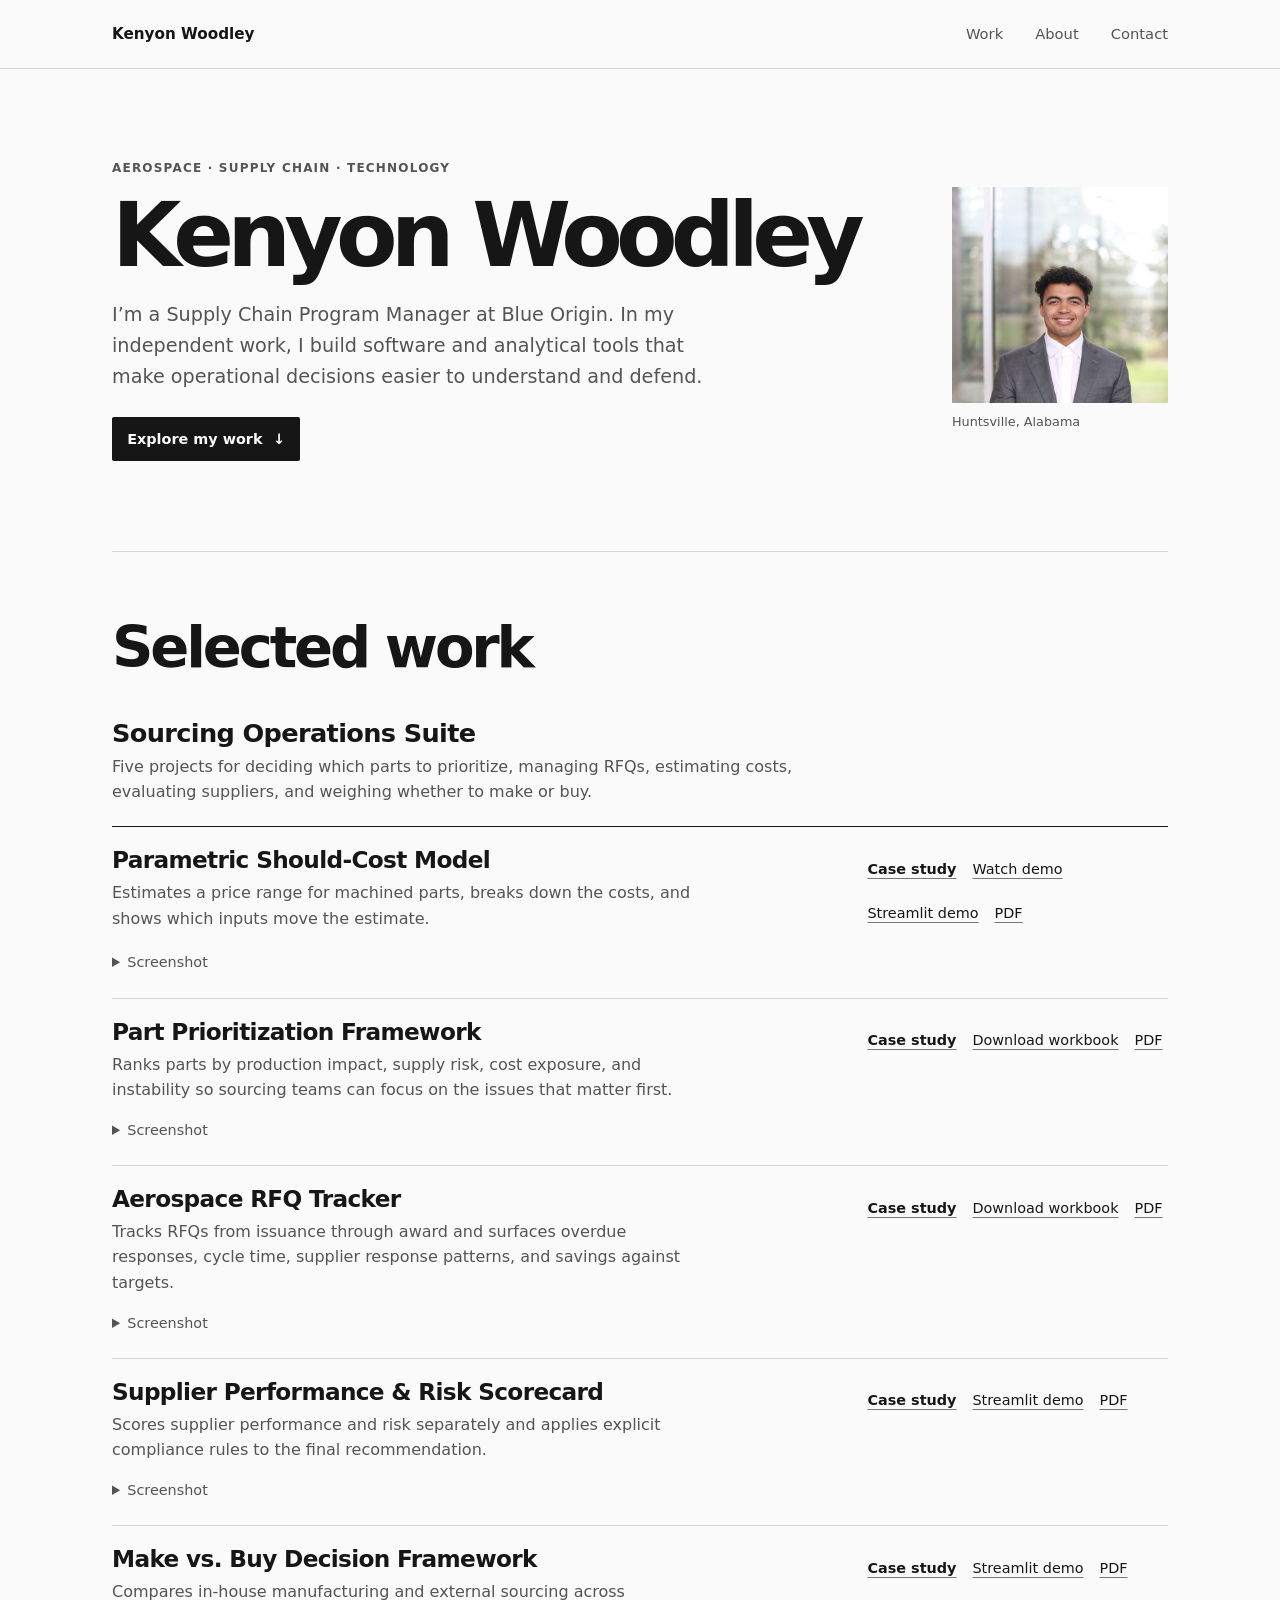
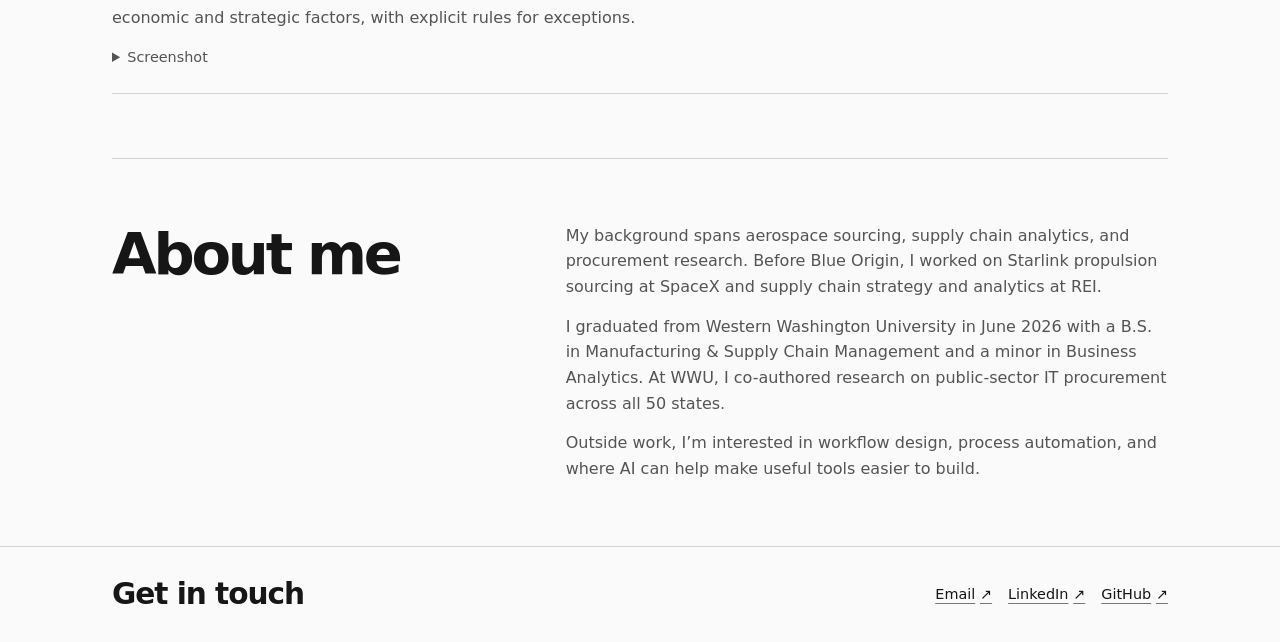
<file: index.html>
<!doctype html>
<html lang="en">
<head>
  <meta charset="utf-8">
  <meta name="viewport" content="width=device-width, initial-scale=1">
  <meta name="theme-color" content="#fafafa">
  <meta name="description" content="Kenyon Woodley, aerospace supply chain program manager and builder of independent tools for sourcing, analytics, and operations.">
  <title>Kenyon Woodley | Aerospace, Supply Chain &amp; Technology</title>
  <link rel="stylesheet" href="assets/site-theme.css">
  <link rel="stylesheet" href="assets/home.css">
</head>
<body id="top">
  <a class="skip-link" href="#main">Skip to content</a>
  <header class="site-header">
    <div class="shell header-inner">
      <a class="wordmark" href="#top" aria-label="Kenyon Woodley, home">
        Kenyon Woodley
      </a>
      <nav aria-label="Main navigation">
        <a href="#work">Work</a>
        <a href="#about">About</a>
        <a href="#contact">Contact</a>
      </nav>
    </div>
  </header>

  <main id="main" class="shell" tabindex="-1">
    <section class="hero" aria-labelledby="name">
      <div class="hero-copy">
        <p class="eyebrow">Aerospace · Supply Chain · Technology</p>
        <h1 id="name">Kenyon Woodley</h1>
        <p class="intro">I’m a Supply Chain Program Manager at Blue Origin. In my independent work, I build software and analytical tools that make operational decisions easier to understand and defend.</p>
        <a class="button" href="#work">Explore my work <span aria-hidden="true">↓</span></a>
      </div>
      <figure class="portrait">
        <img src="assets/headshot.jpg" width="600" height="600" alt="Kenyon Woodley">
        <figcaption>Huntsville, Alabama</figcaption>
      </figure>
    </section>

    <section id="work" class="work section" aria-labelledby="work-title">
      <h2 id="work-title">Selected work</h2>

      <section class="collection" aria-labelledby="suite-title">
        <div class="collection-intro">
          <h3 id="suite-title">Sourcing Operations Suite</h3>
          <p>Five projects for deciding which parts to prioritize, managing RFQs, estimating costs, evaluating suppliers, and weighing whether to make or buy.</p>
        </div>

        <article class="project" aria-labelledby="should-cost-title">
          <div class="project-copy">
            <h4 id="should-cost-title">Parametric Should-Cost Model</h4>
            <p>Estimates a price range for machined parts, breaks down the costs, and shows which inputs move the estimate.</p>
          </div>
          <div class="project-links" role="group" aria-labelledby="should-cost-title">
            <a href="case-studies/should-cost.html" aria-label="Case study for the Should-Cost Model">Case study</a>
            <a href="https://www.loom.com/share/4c30fa0c907b4ec09fbb3cc50c390ab8">Watch demo</a>
            <a href="https://kenyon-should-cost.streamlit.app/" aria-label="Streamlit demo for the Should-Cost Model">Streamlit demo</a>
            <a href="pdfs/Should_Cost_Case_Study.pdf" aria-label="PDF case study for the Should-Cost Model">PDF</a>
          </div>
          <details class="project-preview" name="suite-screenshots">
            <summary aria-label="Screenshot for Parametric Should-Cost Model">Screenshot</summary>
            <img src="assets/tool-should-cost.jpg" width="1000" height="625" alt="Should-Cost Model showing low, mid, and high price estimates and a cost breakdown" loading="lazy">
          </details>
        </article>

        <article class="project" aria-labelledby="part-title">
          <div class="project-copy">
            <h4 id="part-title">Part Prioritization Framework</h4>
            <p>Ranks parts by production impact, supply risk, cost exposure, and instability so sourcing teams can focus on the issues that matter first.</p>
          </div>
          <div class="project-links" role="group" aria-labelledby="part-title">
            <a href="case-studies/part-prioritization.html" aria-label="Case study for the Part Prioritization Framework">Case study</a>
            <a href="tools/Part_Prioritization_Tool.xlsx" aria-label="Download workbook for the Part Prioritization Framework" download>Download workbook</a>
            <a href="pdfs/Part_Prioritization_Case_Study.pdf" aria-label="PDF case study for the Part Prioritization Framework">PDF</a>
          </div>
          <details class="project-preview" name="suite-screenshots">
            <summary aria-label="Screenshot for Part Prioritization Framework">Screenshot</summary>
            <img src="assets/tool-part-prioritization.jpg" width="1000" height="625" alt="Ranked parts with priority tiers and weighted risk scores" loading="lazy">
          </details>
        </article>

        <article class="project" aria-labelledby="rfq-title">
          <div class="project-copy">
            <h4 id="rfq-title">Aerospace RFQ Tracker</h4>
            <p>Tracks RFQs from issuance through award and surfaces overdue responses, cycle time, supplier response patterns, and savings against targets.</p>
          </div>
          <div class="project-links" role="group" aria-labelledby="rfq-title">
            <a href="case-studies/rfq-tracker.html" aria-label="Case study for the Aerospace RFQ Tracker">Case study</a>
            <a href="tools/RFQ_Tracker.xlsx" aria-label="Download workbook for the Aerospace RFQ Tracker" download>Download workbook</a>
            <a href="pdfs/RFQ_Tracker_Case_Study.pdf" aria-label="PDF case study for the Aerospace RFQ Tracker">PDF</a>
          </div>
          <details class="project-preview" name="suite-screenshots">
            <summary aria-label="Screenshot for Aerospace RFQ Tracker">Screenshot</summary>
            <img src="assets/tool-rfq-tracker.jpg" width="1000" height="625" alt="RFQ tracking workbook with status and performance summaries" loading="lazy">
          </details>
        </article>

        <article class="project" aria-labelledby="supplier-title">
          <div class="project-copy">
            <h4 id="supplier-title">Supplier Performance &amp; Risk Scorecard</h4>
            <p>Scores supplier performance and risk separately and applies explicit compliance rules to the final recommendation.</p>
          </div>
          <div class="project-links" role="group" aria-labelledby="supplier-title">
            <a href="case-studies/supplier-scorecard.html" aria-label="Case study for the Supplier Performance and Risk Scorecard">Case study</a>
            <a href="https://kenyon-supplier-scorecard.streamlit.app/" aria-label="Streamlit demo for the Supplier Performance and Risk Scorecard">Streamlit demo</a>
            <a href="pdfs/Supplier_Scorecard_Case_Study.pdf" aria-label="PDF case study for the Supplier Performance and Risk Scorecard">PDF</a>
          </div>
          <details class="project-preview" name="suite-screenshots">
            <summary aria-label="Screenshot for Supplier Performance &amp; Risk Scorecard">Screenshot</summary>
            <img src="assets/tool-scorecard.jpg" width="1000" height="625" alt="Supplier scorecard with performance and risk indicators" loading="lazy">
          </details>
        </article>

        <article class="project" aria-labelledby="make-buy-title">
          <div class="project-copy">
            <h4 id="make-buy-title">Make vs. Buy Decision Framework</h4>
            <p>Compares in-house manufacturing and external sourcing across economic and strategic factors, with explicit rules for exceptions.</p>
          </div>
          <div class="project-links" role="group" aria-labelledby="make-buy-title">
            <a href="case-studies/make-vs-buy.html" aria-label="Case study for the Make vs. Buy Decision Framework">Case study</a>
            <a href="https://kenyon-make-vs-buy.streamlit.app/" aria-label="Streamlit demo for the Make vs. Buy Decision Framework">Streamlit demo</a>
            <a href="pdfs/Make_vs_Buy_Case_Study.pdf" aria-label="PDF case study for the Make vs. Buy Decision Framework">PDF</a>
          </div>
          <details class="project-preview" name="suite-screenshots">
            <summary aria-label="Screenshot for Make vs. Buy Decision Framework">Screenshot</summary>
            <img src="assets/tool-make-vs-buy.jpg" width="1000" height="625" alt="Make-versus-buy quadrant plotting economic and strategic scores" loading="lazy">
          </details>
        </article>
      </section>
    </section>

    <section id="about" class="about section" aria-labelledby="about-title">
      <h2 id="about-title">About me</h2>
      <div>
        <p>My background spans aerospace sourcing, supply chain analytics, and procurement research. Before Blue Origin, I worked on Starlink propulsion sourcing at SpaceX and supply chain strategy and analytics at REI.</p>
        <p>I graduated from Western Washington University in June 2026 with a B.S. in Manufacturing &amp; Supply Chain Management and a minor in Business Analytics. At WWU, I co-authored research on public-sector IT procurement across all 50 states.</p>
        <p>Outside work, I’m interested in workflow design, process automation, and where AI can help make useful tools easier to build.</p>
      </div>
    </section>
  </main>

  <footer id="contact" class="site-footer">
    <div class="shell footer-inner">
      <h2>Get in touch</h2>
      <ul class="contact-links">
        <li><a href="mailto:woodleykenyon@gmail.com">Email <span aria-hidden="true">↗</span></a></li>
        <li><a href="https://www.linkedin.com/in/kenyonwoodley/">LinkedIn <span aria-hidden="true">↗</span></a></li>
        <li><a href="https://github.com/woodleykenyon-del">GitHub <span aria-hidden="true">↗</span></a></li>
      </ul>
    </div>
  </footer>
</body>
</html>
</file>
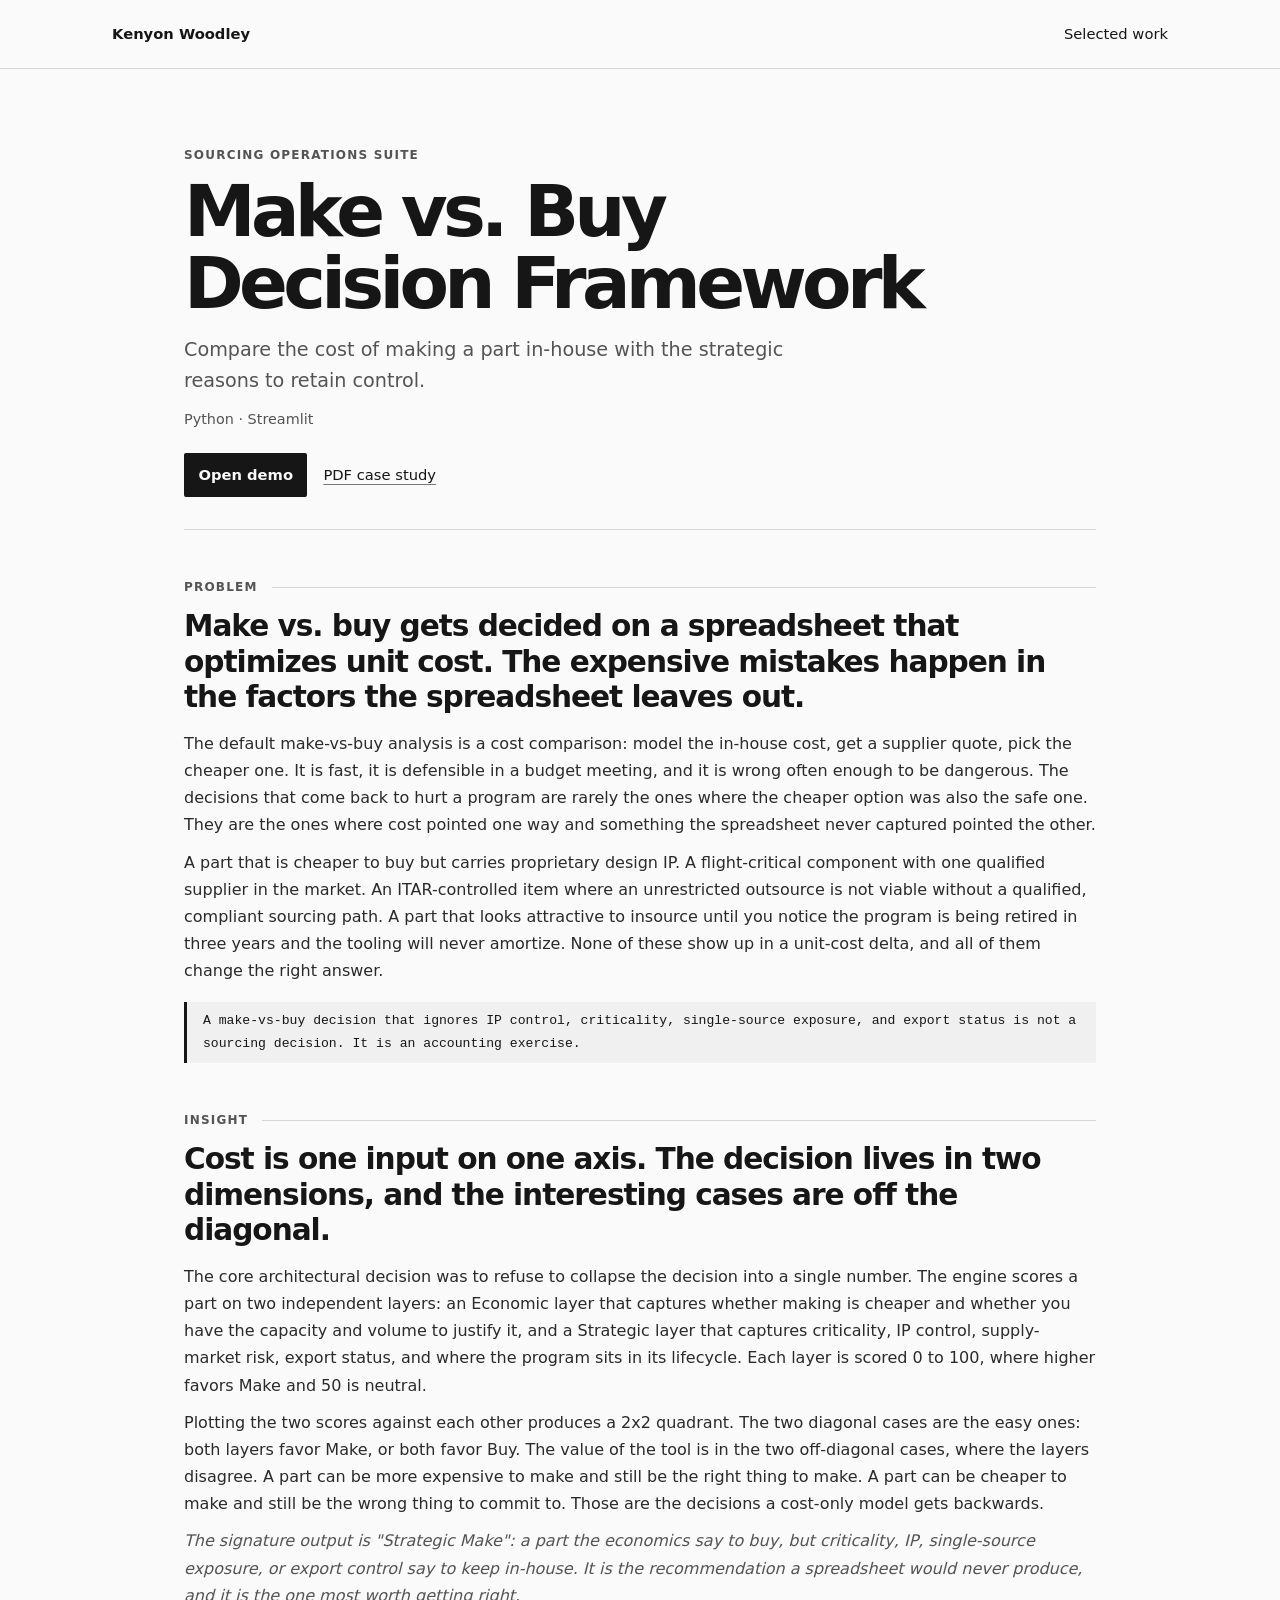
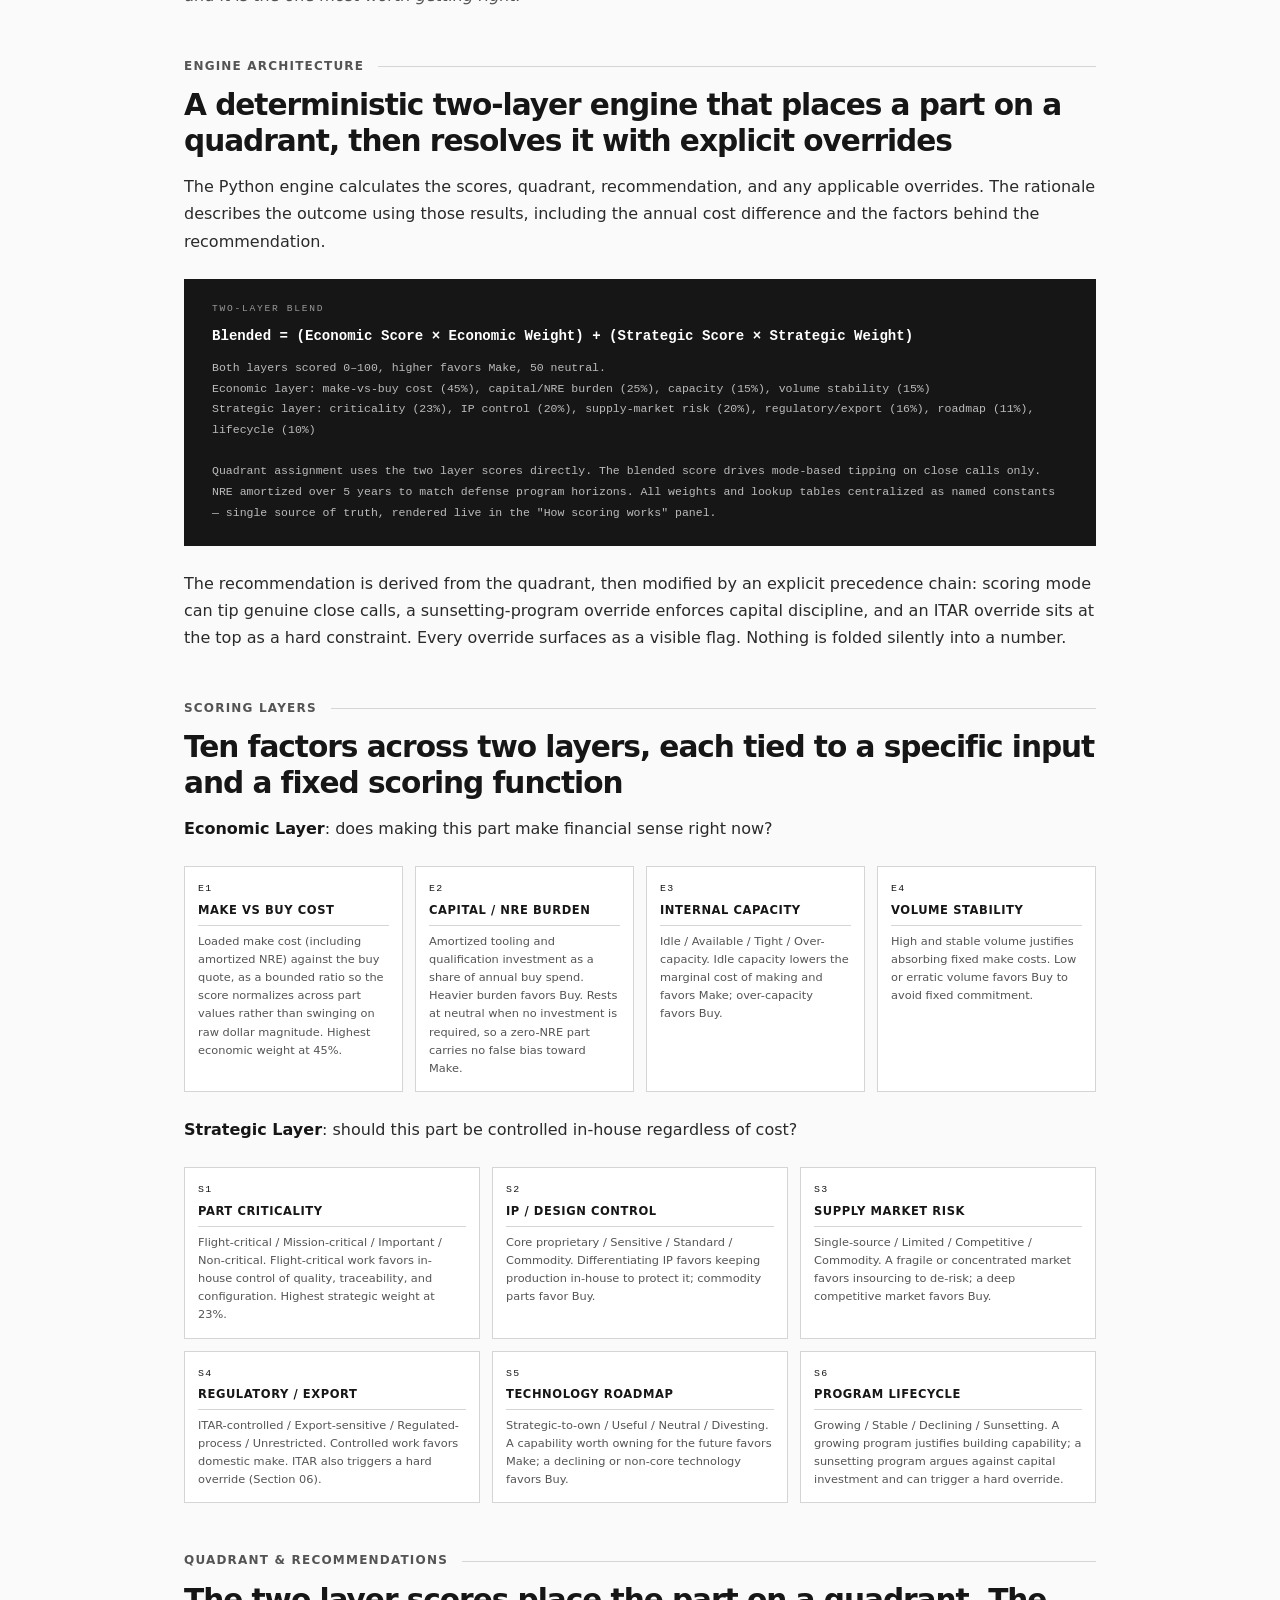
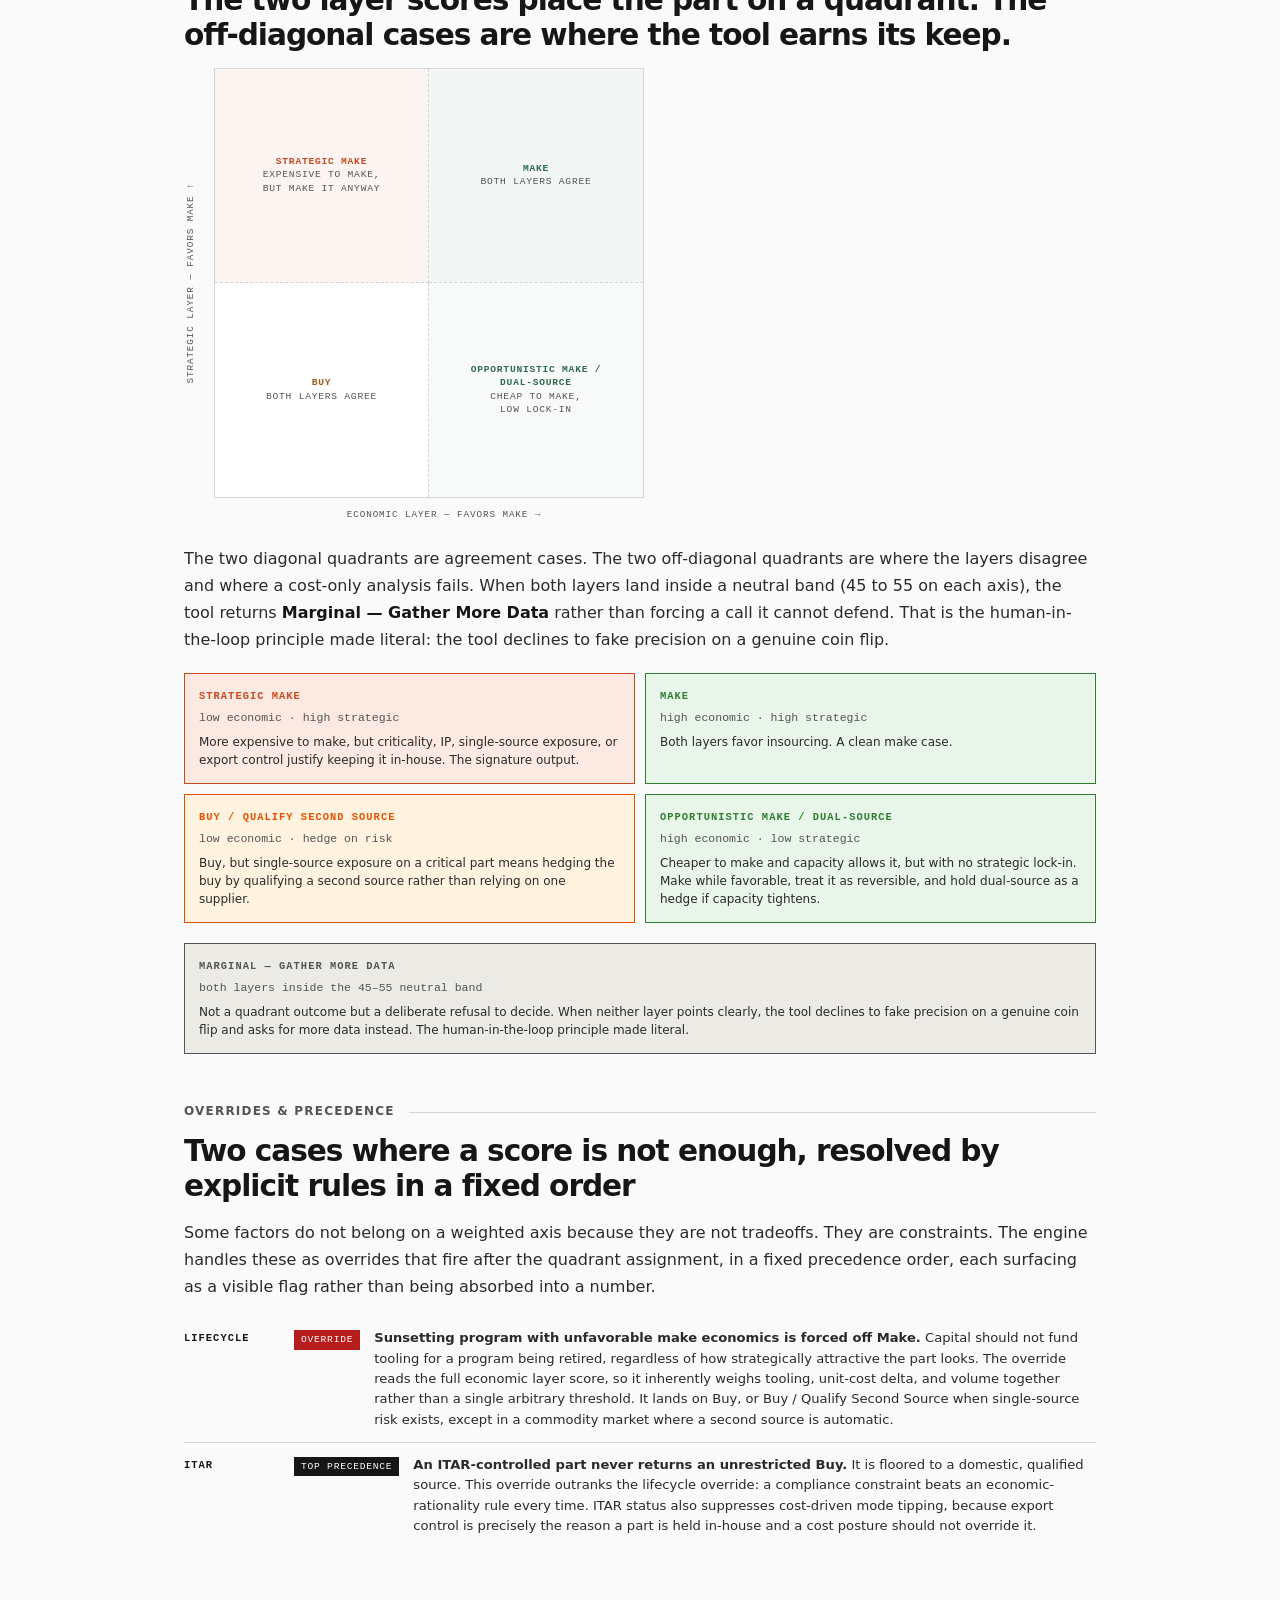
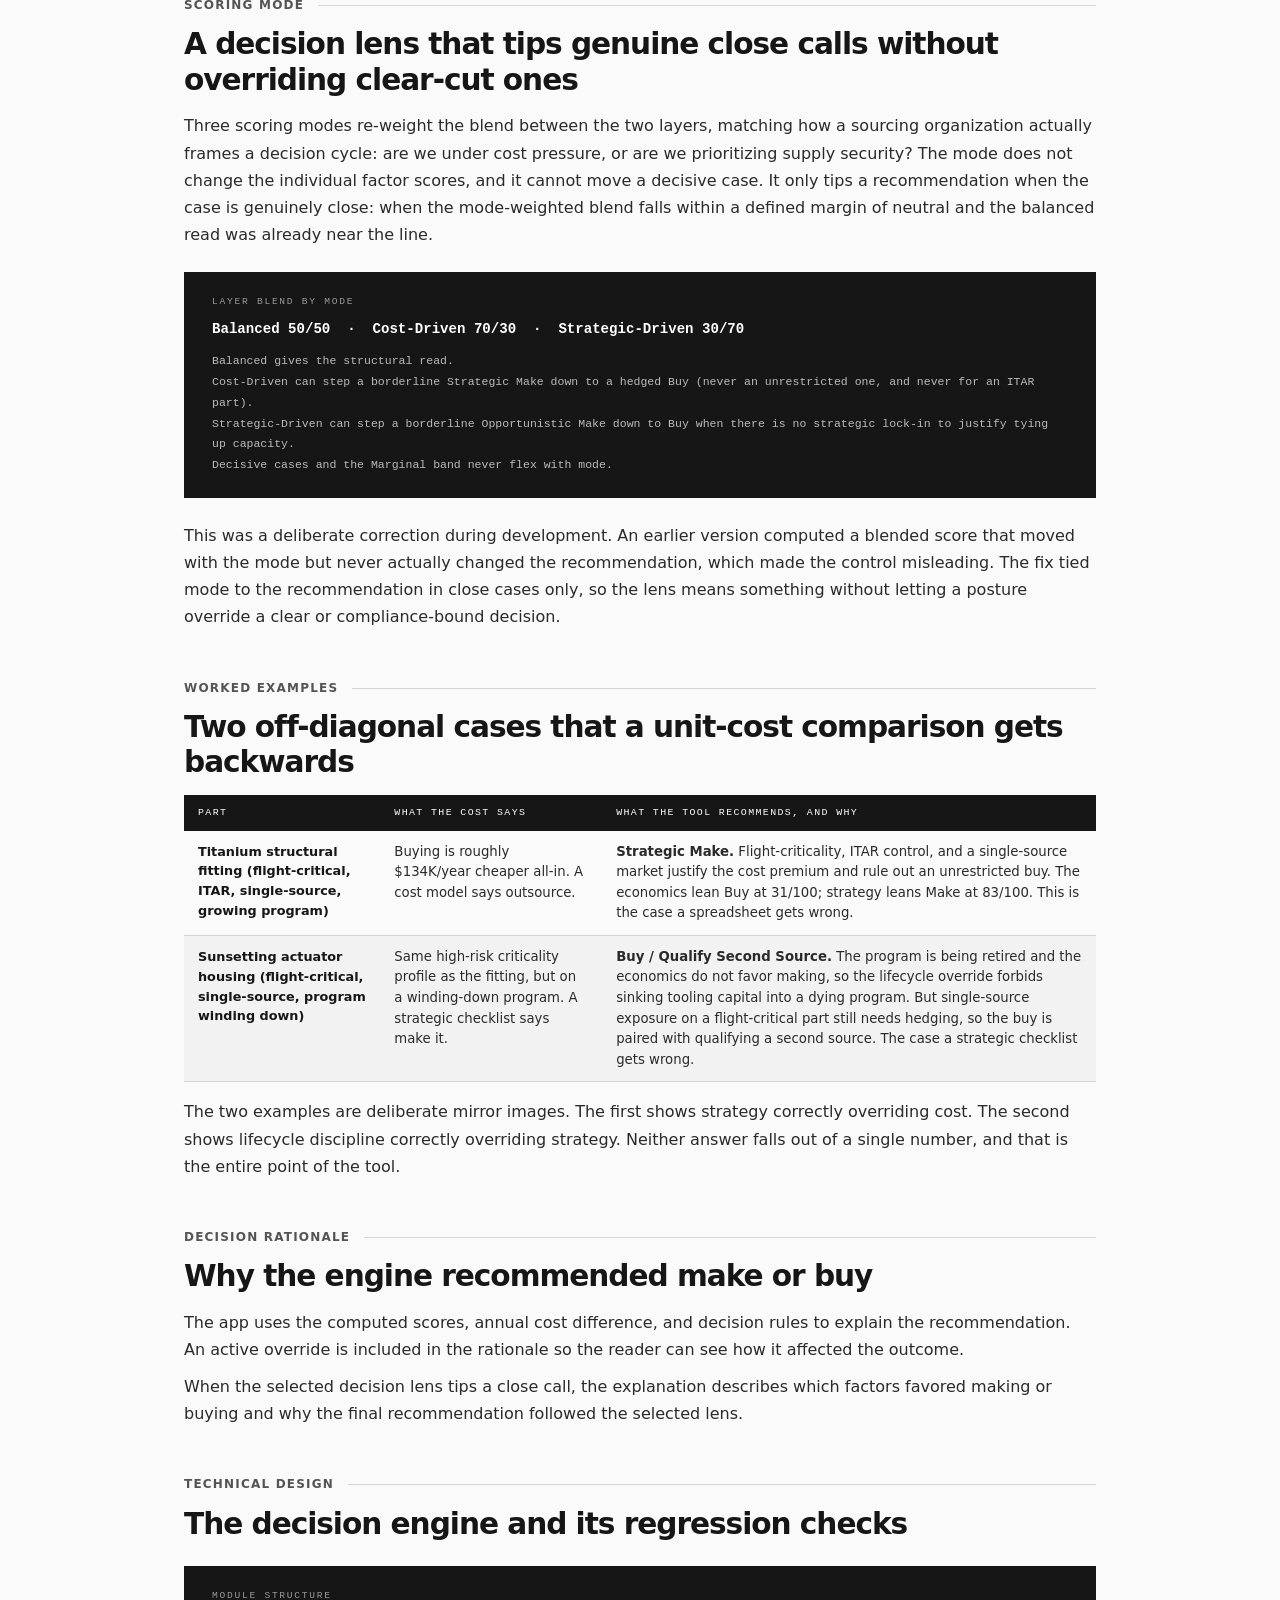
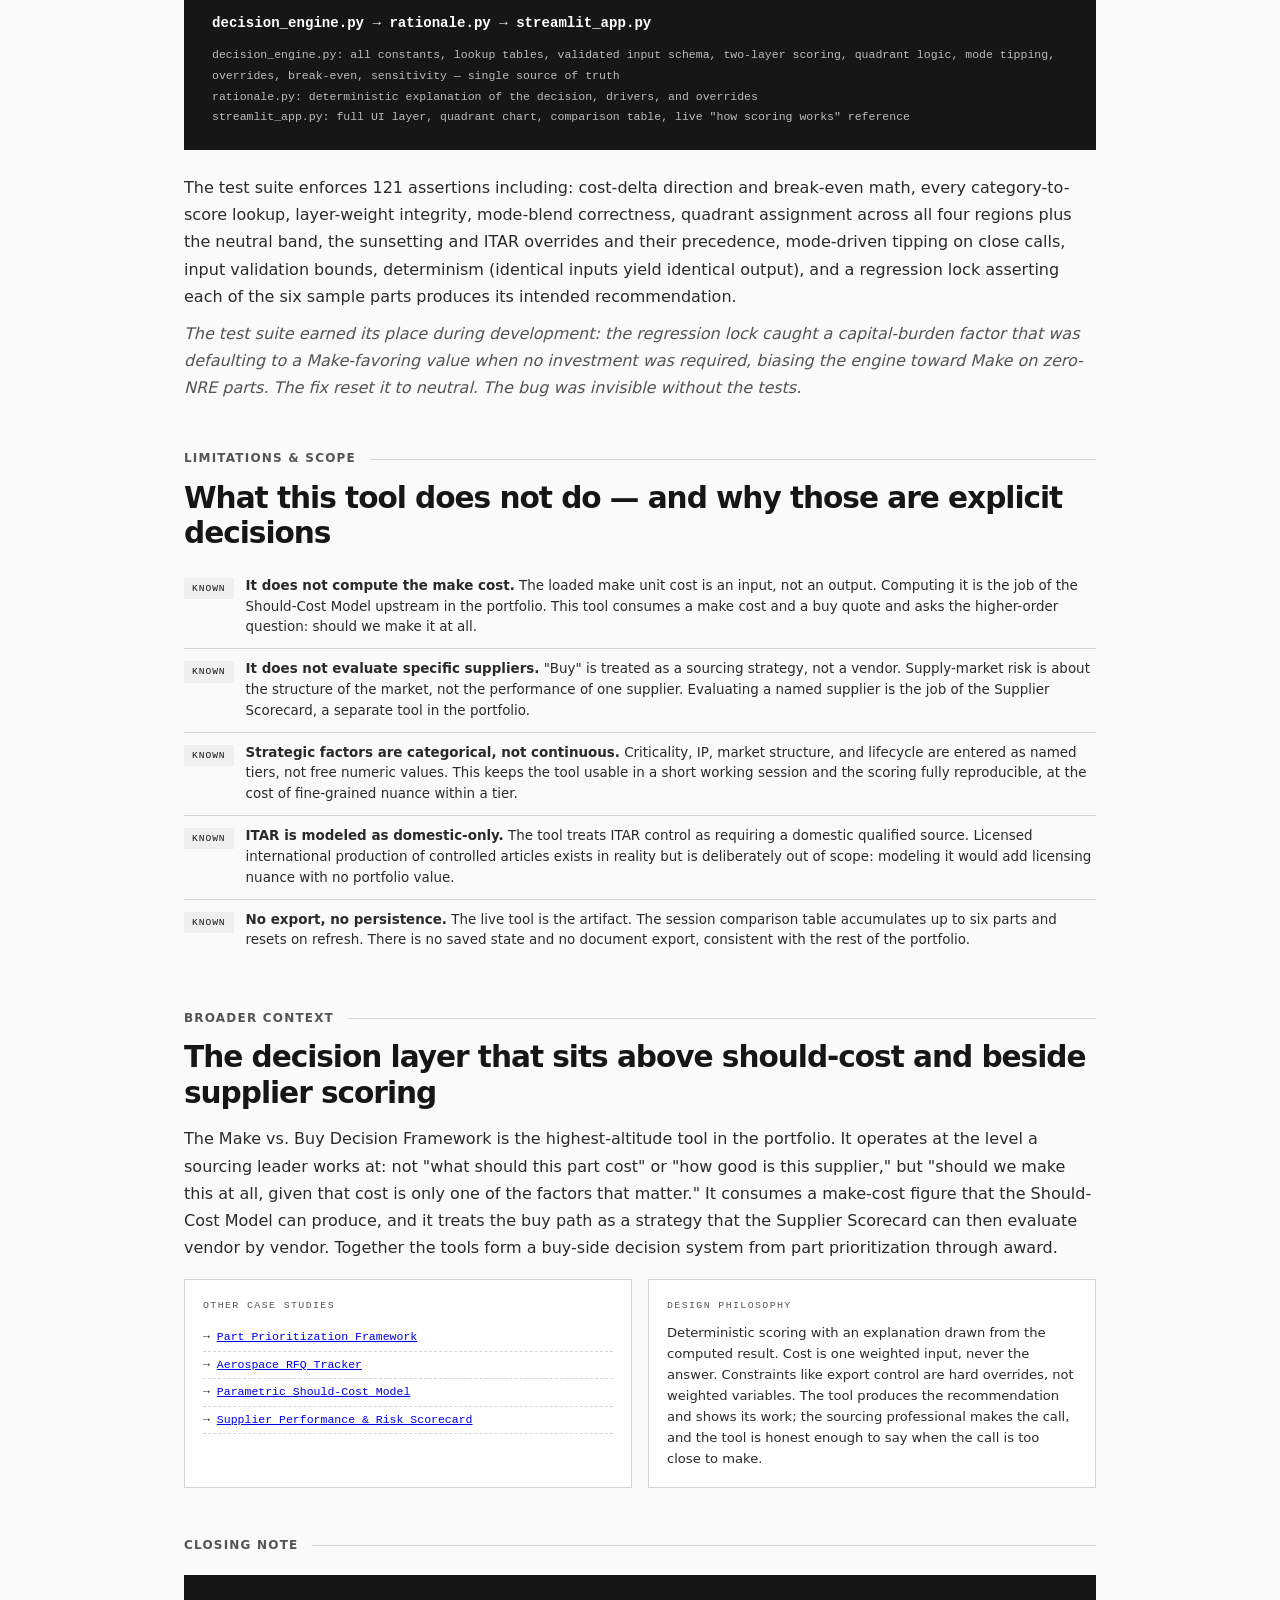
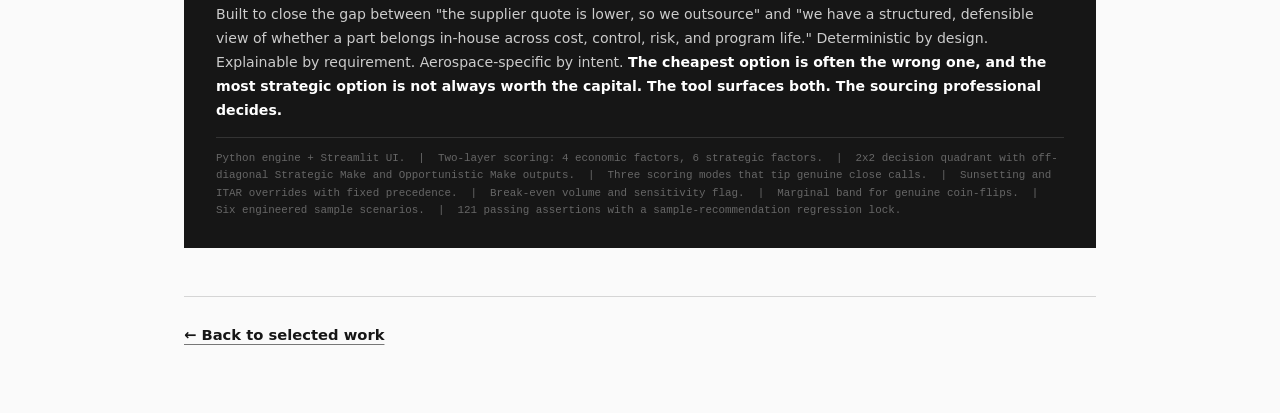
<file: case-studies/make-vs-buy.html>
<!DOCTYPE html>
<html lang="en">
<head>
<meta charset="UTF-8">
<meta name="viewport" content="width=device-width, initial-scale=1.0">
<title>Make vs. Buy Decision Framework | Kenyon Woodley</title>
<style>
  *, *::before, *::after { box-sizing: border-box; margin: 0; padding: 0; }

  :root {
    --bg: #f5f4f0;
    --ink: #1a1a1a;
    --muted: #6b6b6b;
    --accent: #c94a1e;
    --accent2: #e8622a;
    --rule: #d0cfc9;
    --card-bg: #ffffff;
    --tag-bg: #ebebeb;
    --mono: 'Space Mono', 'Courier New', monospace;
    --sans: 'Inter', 'Helvetica Neue', 'Helvetica', sans-serif;
    --make: #2f6b4f;
    --buy: #9c5b1f;
    --strategic: #c94a1e;
  }

  html { font-size: 15px; }
  body {
    background: var(--bg);
    color: var(--ink);
    font-family: var(--sans);
    font-weight: 400;
    line-height: 1.6;
    -webkit-font-smoothing: antialiased;
  }

  .page { max-width: 900px; margin: 0 auto; padding: 64px 40px 80px; }

  /* HEADER */
  .header { border-top: 2px solid var(--ink); padding-top: 20px; margin-bottom: 48px; display: flex; justify-content: space-between; align-items: flex-start; gap: 24px; }
  .header-eyebrow { font-family: var(--mono); font-size: 0.65rem; letter-spacing: 0.14em; text-transform: uppercase; color: var(--muted); margin-bottom: 10px; }
  .header-title { font-size: 2rem; font-weight: 700; letter-spacing: -0.02em; line-height: 1.15; }
  .header-sub { font-size: 0.8rem; color: var(--muted); margin-top: 8px; font-family: var(--mono); }
  .header-badge { flex-shrink: 0; background: var(--ink); color: #fff; font-family: var(--mono); font-size: 1.1rem; font-weight: 700; padding: 10px 18px; letter-spacing: 0.05em; margin-top: 4px; }

  /* SECTION */
  .section { margin-bottom: 48px; }
  .section-label { font-family: var(--mono); font-size: 0.62rem; letter-spacing: 0.18em; text-transform: uppercase; color: var(--accent); display: flex; align-items: center; gap: 14px; margin-bottom: 12px; }
  .section-label::after { content: ''; flex: 1; height: 1px; background: var(--accent); opacity: 0.4; }
  .section-heading { font-size: 1.45rem; font-weight: 700; letter-spacing: -0.015em; line-height: 1.2; margin-bottom: 14px; }
  .section-body { font-size: 0.88rem; color: #2a2a2a; line-height: 1.7; }
  .section-body p + p { margin-top: 10px; }
  .section-body em { font-style: italic; color: var(--muted); }
  .section-body strong { color: var(--ink); }
  .pull-quote { font-family: var(--mono); font-size: 0.82rem; color: var(--ink); border-left: 3px solid var(--accent); padding: 8px 16px; margin: 18px 0; background: #f0eeea; }

  /* FORMULA BOX */
  .formula-box { background: var(--ink); color: #fff; padding: 22px 28px; margin: 24px 0; font-family: var(--mono); font-size: 0.78rem; line-height: 1.65; }
  .formula-box .formula-label { font-size: 0.6rem; letter-spacing: 0.18em; text-transform: uppercase; color: #999; margin-bottom: 8px; }
  .formula-box .formula-main { font-size: 0.88rem; color: #fff; font-weight: 700; margin-bottom: 10px; }
  .formula-box .formula-sub { color: #bbb; font-size: 0.72rem; line-height: 1.8; }

  /* COMPONENT GRID */
  .component-grid { display: grid; grid-template-columns: repeat(4, 1fr); gap: 12px; margin: 24px 0; }
  .component-grid.five { grid-template-columns: repeat(3, 1fr); }
  .component-card { background: var(--card-bg); border: 1px solid var(--rule); padding: 14px 13px; }
  .component-num { font-family: var(--mono); font-size: 0.62rem; color: var(--accent); letter-spacing: 0.12em; margin-bottom: 4px; }
  .component-title { font-size: 0.72rem; font-weight: 700; letter-spacing: 0.05em; text-transform: uppercase; margin-bottom: 6px; border-bottom: 1px solid var(--rule); padding-bottom: 5px; }
  .component-body { font-size: 0.71rem; color: var(--muted); line-height: 1.6; }

  /* STYLED TABLE */
  .styled-table { width: 100%; border-collapse: collapse; font-size: 0.84rem; margin-top: 18px; }
  .styled-table thead tr { background: var(--ink); color: #fff; }
  .styled-table thead th { padding: 10px 14px; text-align: left; font-family: var(--mono); font-size: 0.62rem; letter-spacing: 0.14em; text-transform: uppercase; font-weight: 400; }
  .styled-table tbody tr { border-bottom: 1px solid var(--rule); }
  .styled-table tbody tr:nth-child(even) { background: #f9f8f5; }
  .styled-table td { padding: 11px 14px; vertical-align: top; line-height: 1.55; }
  .styled-table td:first-child { font-weight: 600; font-size: 0.8rem; color: var(--ink); }
  .styled-table td { color: #2a2a2a; font-size: 0.83rem; }

  /* TWO-COL GRID */
  .two-col { display: grid; grid-template-columns: 1fr 1fr; gap: 16px; margin-top: 18px; }
  .two-col-card { background: var(--card-bg); border: 1px solid var(--rule); padding: 18px; }
  .two-col-label { font-family: var(--mono); font-size: 0.62rem; text-transform: uppercase; letter-spacing: 0.14em; color: var(--muted); margin-bottom: 8px; }
  .two-col-body { font-size: 0.82rem; color: #2a2a2a; line-height: 1.6; }

  /* QUADRANT DIAGRAM */
  .quadrant-wrap { margin: 26px 0; display: flex; flex-direction: column; align-items: center; }
  .quadrant { position: relative; width: 100%; max-width: 460px; aspect-ratio: 1 / 1; border: 1px solid var(--rule); background: var(--card-bg); }
  .quad-cell { position: absolute; width: 50%; height: 50%; display: flex; flex-direction: column; align-items: center; justify-content: center; padding: 10px; text-align: center; }
  .quad-tl { top: 0; left: 0; background: rgba(201,74,30,0.06); border-right: 1px dashed var(--rule); border-bottom: 1px dashed var(--rule); }
  .quad-tr { top: 0; right: 0; background: rgba(47,107,79,0.06); border-bottom: 1px dashed var(--rule); }
  .quad-bl { bottom: 0; left: 0; border-right: 1px dashed var(--rule); }
  .quad-br { bottom: 0; right: 0; background: rgba(47,107,79,0.03); }
  .quad-label { font-family: var(--mono); font-size: 0.6rem; font-weight: 700; letter-spacing: 0.08em; text-transform: uppercase; line-height: 1.4; }
  .quad-tl .quad-label { color: var(--strategic); }
  .quad-tr .quad-label { color: var(--make); }
  .quad-bl .quad-label { color: var(--buy); }
  .quad-br .quad-label { color: var(--make); }
  .quad-axis-x { font-family: var(--mono); font-size: 0.58rem; letter-spacing: 0.1em; text-transform: uppercase; color: var(--muted); margin-top: 10px; }
  .quad-axis-y { font-family: var(--mono); font-size: 0.58rem; letter-spacing: 0.1em; text-transform: uppercase; color: var(--muted); writing-mode: vertical-rl; position: absolute; left: 0; top: 50%; transform: translateY(-50%) rotate(180deg); }
  .quadrant-outer { position: relative; width: 100%; max-width: 460px; padding-left: 30px; }

  /* SCORE BAND TABLE (recommendation outcomes) */
  .band-grid { display: grid; grid-template-columns: repeat(3, 1fr); gap: 10px; margin: 20px 0; }
  .band-card { padding: 14px; border: 1px solid var(--rule); }
  .band-label { font-family: var(--mono); font-size: 0.65rem; text-transform: uppercase; letter-spacing: 0.1em; font-weight: 700; margin-bottom: 4px; }
  .band-range { font-family: var(--mono); font-size: 0.72rem; color: var(--muted); margin-bottom: 6px; }
  .band-action { font-size: 0.75rem; color: #2a2a2a; line-height: 1.5; }
  .band-make { background: #E8F5E9; border-color: #2E7D32; }
  .band-make .band-label { color: #2E7D32; }
  .band-strategic { background: #FBE9E2; border-color: var(--strategic); }
  .band-strategic .band-label { color: var(--strategic); }
  .band-buy { background: #FFF3E0; border-color: #E65100; }
  .band-buy .band-label { color: #E65100; }
  .band-marginal { background: #ECEAE4; border-color: var(--muted); }
  .band-marginal .band-label { color: var(--muted); }

  /* OVERRIDE / FLAG DISPLAY */
  .flag-list { margin-top: 16px; }
  .flag-item { display: flex; gap: 14px; padding: 12px 0; border-bottom: 1px solid var(--rule); align-items: flex-start; }
  .flag-item:last-child { border-bottom: none; }
  .flag-cert { font-family: var(--mono); font-size: 0.65rem; text-transform: uppercase; letter-spacing: 0.1em; font-weight: 700; min-width: 96px; flex-shrink: 0; padding-top: 2px; }
  .flag-type { font-family: var(--mono); font-size: 0.6rem; text-transform: uppercase; letter-spacing: 0.08em; padding: 2px 7px; flex-shrink: 0; margin-top: 2px; }
  .flag-type-critical { background: #B71C1C; color: #fff; }
  .flag-type-precedence { background: var(--accent); color: #fff; }
  .flag-text { font-size: 0.82rem; color: #2a2a2a; line-height: 1.55; }

  /* LIMITATIONS */
  .limit-list { margin-top: 14px; }
  .limit-item { display: flex; gap: 12px; padding: 10px 0; border-bottom: 1px solid var(--rule); font-size: 0.84rem; }
  .limit-item:last-child { border-bottom: none; }
  .limit-tag { font-family: var(--mono); font-size: 0.6rem; letter-spacing: 0.1em; text-transform: uppercase; background: var(--tag-bg); padding: 3px 8px; flex-shrink: 0; height: fit-content; margin-top: 2px; color: var(--ink); }
  .limit-text { color: #2a2a2a; line-height: 1.55; }

  /* CLOSING */
  .closing-box { background: var(--ink); color: #fff; padding: 28px 32px; margin-top: 20px; }
  .closing-box p { font-size: 0.88rem; line-height: 1.7; color: #ccc; }
  .closing-box p strong { color: #fff; }
  .closing-meta { margin-top: 14px; font-family: var(--mono); font-size: 0.68rem; color: #666; border-top: 1px solid #333; padding-top: 12px; }

  /* CONTEXT */
  .context-grid { display: grid; grid-template-columns: 1fr 1fr; gap: 16px; margin-top: 18px; }
  .context-card { background: var(--card-bg); border: 1px solid var(--rule); padding: 18px; }
  .context-card-label { font-family: var(--mono); font-size: 0.62rem; text-transform: uppercase; letter-spacing: 0.14em; color: var(--muted); margin-bottom: 8px; }
  .context-card-body { font-size: 0.82rem; color: #2a2a2a; line-height: 1.6; }
  .upcoming-list { margin-top: 10px; font-size: 0.8rem; color: var(--muted); }
  .upcoming-list li { list-style: none; padding: 4px 0; border-bottom: 1px dashed var(--rule); font-family: var(--mono); font-size: 0.72rem; }
  .upcoming-list li::before { content: '→ '; color: var(--accent); }

  /* FOOTER */
  .page-footer { border-top: 1px solid var(--rule); padding-top: 16px; margin-top: 56px; display: flex; justify-content: space-between; font-family: var(--mono); font-size: 0.65rem; color: var(--muted); }

  @media (max-width: 680px) {
    .page { padding: 32px 20px 48px; }
    .component-grid, .component-grid.five { grid-template-columns: repeat(2, 1fr); }
    .band-grid { grid-template-columns: repeat(2, 1fr); }
    .flag-item { flex-wrap: wrap; gap: 6px 12px; }
    .flag-text { flex-basis: 100%; }
    .two-col, .context-grid { grid-template-columns: 1fr; }
  }
</style>
<link rel="stylesheet" href="../assets/site-theme.css">
<link rel="stylesheet" href="../assets/case-study.css">
</head>
<body>
<a class="case-skip" href="#main">Skip to content</a>
<nav class="case-nav" aria-label="Portfolio">
  <div>
    <a class="case-wordmark" href="../">Kenyon Woodley</a>
    <a href="../#work">Selected work</a>
  </div>
</nav>
<main id="main" class="page" tabindex="-1">

  <!-- HEADER -->
  <header class="header">
    <p class="header-eyebrow">Sourcing Operations Suite</p>
    <h1 class="header-title">Make vs. Buy Decision Framework</h1>
    <p class="case-intro">Compare the cost of making a part in-house with the strategic reasons to retain control.</p>
    <p class="header-sub">Python · Streamlit</p>
    <div class="case-actions">
      <a class="case-primary" href="https://kenyon-make-vs-buy.streamlit.app/">Open demo</a>
      <a href="../pdfs/Make_vs_Buy_Case_Study.pdf">PDF case study</a>
    </div>
  </header>

  <!-- 01 PROBLEM -->
  <div class="section">
    <div class="section-label">Problem</div>
    <h2 class="section-heading">Make vs. buy gets decided on a spreadsheet that optimizes unit cost. The expensive mistakes happen in the factors the spreadsheet leaves out.</h2>
    <div class="section-body">
      <p>The default make-vs-buy analysis is a cost comparison: model the in-house cost, get a supplier quote, pick the cheaper one. It is fast, it is defensible in a budget meeting, and it is wrong often enough to be dangerous. The decisions that come back to hurt a program are rarely the ones where the cheaper option was also the safe one. They are the ones where cost pointed one way and something the spreadsheet never captured pointed the other.</p>
      <p>A part that is cheaper to buy but carries proprietary design IP. A flight-critical component with one qualified supplier in the market. An ITAR-controlled item where an unrestricted outsource is not viable without a qualified, compliant sourcing path. A part that looks attractive to insource until you notice the program is being retired in three years and the tooling will never amortize. None of these show up in a unit-cost delta, and all of them change the right answer.</p>
      <div class="pull-quote">A make-vs-buy decision that ignores IP control, criticality, single-source exposure, and export status is not a sourcing decision. It is an accounting exercise.</div>
    </div>
  </div>

  <!-- 02 INSIGHT -->
  <div class="section">
    <div class="section-label">Insight</div>
    <h2 class="section-heading">Cost is one input on one axis. The decision lives in two dimensions, and the interesting cases are off the diagonal.</h2>
    <div class="section-body">
      <p>The core architectural decision was to refuse to collapse the decision into a single number. The engine scores a part on two independent layers: an Economic layer that captures whether making is cheaper and whether you have the capacity and volume to justify it, and a Strategic layer that captures criticality, IP control, supply-market risk, export status, and where the program sits in its lifecycle. Each layer is scored 0 to 100, where higher favors Make and 50 is neutral.</p>
      <p>Plotting the two scores against each other produces a 2x2 quadrant. The two diagonal cases are the easy ones: both layers favor Make, or both favor Buy. The value of the tool is in the two off-diagonal cases, where the layers disagree. A part can be more expensive to make and still be the right thing to make. A part can be cheaper to make and still be the wrong thing to commit to. Those are the decisions a cost-only model gets backwards.</p>
      <p><em>The signature output is "Strategic Make": a part the economics say to buy, but criticality, IP, single-source exposure, or export control say to keep in-house. It is the recommendation a spreadsheet would never produce, and it is the one most worth getting right.</em></p>
    </div>
  </div>

  <!-- 03 ENGINE ARCHITECTURE -->
  <div class="section">
    <div class="section-label">Engine Architecture</div>
    <h2 class="section-heading">A deterministic two-layer engine that places a part on a quadrant, then resolves it with explicit overrides</h2>
    <div class="section-body">
      <p>The Python engine calculates the scores, quadrant, recommendation, and any applicable overrides. The rationale describes the outcome using those results, including the annual cost difference and the factors behind the recommendation.</p>
    </div>

    <div class="formula-box">
      <div class="formula-label">Two-Layer Blend</div>
      <div class="formula-main">Blended = (Economic Score × Economic Weight) + (Strategic Score × Strategic Weight)</div>
      <div class="formula-sub">
        Both layers scored 0–100, higher favors Make, 50 neutral.<br>
        Economic layer: make-vs-buy cost (45%), capital/NRE burden (25%), capacity (15%), volume stability (15%)<br>
        Strategic layer: criticality (23%), IP control (20%), supply-market risk (20%), regulatory/export (16%), roadmap (11%), lifecycle (10%)<br><br>
        Quadrant assignment uses the two layer scores directly. The blended score drives mode-based tipping on close calls only.<br>
        NRE amortized over 5 years to match defense program horizons. All weights and lookup tables centralized as named constants — single source of truth, rendered live in the "How scoring works" panel.
      </div>
    </div>

    <div class="section-body">
      <p>The recommendation is derived from the quadrant, then modified by an explicit precedence chain: scoring mode can tip genuine close calls, a sunsetting-program override enforces capital discipline, and an ITAR override sits at the top as a hard constraint. Every override surfaces as a visible flag. Nothing is folded silently into a number.</p>
    </div>
  </div>

  <!-- 04 SCORING LAYERS -->
  <div class="section">
    <div class="section-label">Scoring Layers</div>
    <h2 class="section-heading">Ten factors across two layers, each tied to a specific input and a fixed scoring function</h2>

    <div class="section-body" style="margin-bottom: 16px;">
      <p><strong>Economic Layer</strong>: does making this part make financial sense right now?</p>
    </div>

    <div class="component-grid">
      <div class="component-card">
        <div class="component-num">E1</div>
        <div class="component-title">Make vs Buy Cost</div>
        <div class="component-body">Loaded make cost (including amortized NRE) against the buy quote, as a bounded ratio so the score normalizes across part values rather than swinging on raw dollar magnitude. Highest economic weight at 45%.</div>
      </div>
      <div class="component-card">
        <div class="component-num">E2</div>
        <div class="component-title">Capital / NRE Burden</div>
        <div class="component-body">Amortized tooling and qualification investment as a share of annual buy spend. Heavier burden favors Buy. Rests at neutral when no investment is required, so a zero-NRE part carries no false bias toward Make.</div>
      </div>
      <div class="component-card">
        <div class="component-num">E3</div>
        <div class="component-title">Internal Capacity</div>
        <div class="component-body">Idle / Available / Tight / Over-capacity. Idle capacity lowers the marginal cost of making and favors Make; over-capacity favors Buy.</div>
      </div>
      <div class="component-card">
        <div class="component-num">E4</div>
        <div class="component-title">Volume Stability</div>
        <div class="component-body">High and stable volume justifies absorbing fixed make costs. Low or erratic volume favors Buy to avoid fixed commitment.</div>
      </div>
    </div>

    <div class="section-body" style="margin-bottom: 16px;">
      <p><strong>Strategic Layer</strong>: should this part be controlled in-house regardless of cost?</p>
    </div>

    <div class="component-grid five">
      <div class="component-card">
        <div class="component-num">S1</div>
        <div class="component-title">Part Criticality</div>
        <div class="component-body">Flight-critical / Mission-critical / Important / Non-critical. Flight-critical work favors in-house control of quality, traceability, and configuration. Highest strategic weight at 23%.</div>
      </div>
      <div class="component-card">
        <div class="component-num">S2</div>
        <div class="component-title">IP / Design Control</div>
        <div class="component-body">Core proprietary / Sensitive / Standard / Commodity. Differentiating IP favors keeping production in-house to protect it; commodity parts favor Buy.</div>
      </div>
      <div class="component-card">
        <div class="component-num">S3</div>
        <div class="component-title">Supply Market Risk</div>
        <div class="component-body">Single-source / Limited / Competitive / Commodity. A fragile or concentrated market favors insourcing to de-risk; a deep competitive market favors Buy.</div>
      </div>
      <div class="component-card">
        <div class="component-num">S4</div>
        <div class="component-title">Regulatory / Export</div>
        <div class="component-body">ITAR-controlled / Export-sensitive / Regulated-process / Unrestricted. Controlled work favors domestic make. ITAR also triggers a hard override (Section 06).</div>
      </div>
      <div class="component-card">
        <div class="component-num">S5</div>
        <div class="component-title">Technology Roadmap</div>
        <div class="component-body">Strategic-to-own / Useful / Neutral / Divesting. A capability worth owning for the future favors Make; a declining or non-core technology favors Buy.</div>
      </div>
      <div class="component-card">
        <div class="component-num">S6</div>
        <div class="component-title">Program Lifecycle</div>
        <div class="component-body">Growing / Stable / Declining / Sunsetting. A growing program justifies building capability; a sunsetting program argues against capital investment and can trigger a hard override.</div>
      </div>
    </div>
  </div>

  <!-- 05 QUADRANT & RECOMMENDATIONS -->
  <div class="section">
    <div class="section-label">Quadrant &amp; Recommendations</div>
    <h2 class="section-heading">The two layer scores place the part on a quadrant. The off-diagonal cases are where the tool earns its keep.</h2>

    <div class="quadrant-outer">
      <span class="quad-axis-y">Strategic layer — favors Make ↑</span>
      <div class="quadrant">
        <div class="quad-cell quad-tl"><span class="quad-label">Strategic Make<br><span style="font-weight:400;color:var(--muted)">expensive to make,<br>but make it anyway</span></span></div>
        <div class="quad-cell quad-tr"><span class="quad-label">Make<br><span style="font-weight:400;color:var(--muted)">both layers agree</span></span></div>
        <div class="quad-cell quad-bl"><span class="quad-label">Buy<br><span style="font-weight:400;color:var(--muted)">both layers agree</span></span></div>
        <div class="quad-cell quad-br"><span class="quad-label">Opportunistic Make /<br>Dual-Source<br><span style="font-weight:400;color:var(--muted)">cheap to make,<br>low lock-in</span></span></div>
      </div>
    </div>
    <div class="quad-axis-x" style="text-align:center; max-width:460px; margin-left:30px;">Economic layer — favors Make →</div>

    <div class="section-body" style="margin-top: 22px;">
      <p>The two diagonal quadrants are agreement cases. The two off-diagonal quadrants are where the layers disagree and where a cost-only analysis fails. When both layers land inside a neutral band (45 to 55 on each axis), the tool returns <strong>Marginal — Gather More Data</strong> rather than forcing a call it cannot defend. That is the human-in-the-loop principle made literal: the tool declines to fake precision on a genuine coin flip.</p>
    </div>

    <div class="band-grid" style="grid-template-columns: repeat(2, 1fr);">
      <div class="band-card band-strategic">
        <div class="band-label">Strategic Make</div>
        <div class="band-range">low economic · high strategic</div>
        <div class="band-action">More expensive to make, but criticality, IP, single-source exposure, or export control justify keeping it in-house. The signature output.</div>
      </div>
      <div class="band-card band-make">
        <div class="band-label">Make</div>
        <div class="band-range">high economic · high strategic</div>
        <div class="band-action">Both layers favor insourcing. A clean make case.</div>
      </div>
      <div class="band-card band-buy">
        <div class="band-label">Buy / Qualify Second Source</div>
        <div class="band-range">low economic · hedge on risk</div>
        <div class="band-action">Buy, but single-source exposure on a critical part means hedging the buy by qualifying a second source rather than relying on one supplier.</div>
      </div>
      <div class="band-card band-make">
        <div class="band-label">Opportunistic Make / Dual-Source</div>
        <div class="band-range">high economic · low strategic</div>
        <div class="band-action">Cheaper to make and capacity allows it, but with no strategic lock-in. Make while favorable, treat it as reversible, and hold dual-source as a hedge if capacity tightens.</div>
      </div>
    </div>

    <div class="band-grid" style="grid-template-columns: 1fr; margin-top: 0;">
      <div class="band-card band-marginal">
        <div class="band-label">Marginal — Gather More Data</div>
        <div class="band-range">both layers inside the 45–55 neutral band</div>
        <div class="band-action">Not a quadrant outcome but a deliberate refusal to decide. When neither layer points clearly, the tool declines to fake precision on a genuine coin flip and asks for more data instead. The human-in-the-loop principle made literal.</div>
      </div>
    </div>
  </div>

  <!-- 06 OVERRIDES -->
  <div class="section">
    <div class="section-label">Overrides &amp; Precedence</div>
    <h2 class="section-heading">Two cases where a score is not enough, resolved by explicit rules in a fixed order</h2>
    <div class="section-body">
      <p>Some factors do not belong on a weighted axis because they are not tradeoffs. They are constraints. The engine handles these as overrides that fire after the quadrant assignment, in a fixed precedence order, each surfacing as a visible flag rather than being absorbed into a number.</p>
    </div>

    <div class="flag-list">
      <div class="flag-item">
        <div class="flag-cert">Lifecycle</div>
        <span class="flag-type flag-type-critical">Override</span>
        <div class="flag-text"><strong>Sunsetting program with unfavorable make economics is forced off Make.</strong> Capital should not fund tooling for a program being retired, regardless of how strategically attractive the part looks. The override reads the full economic layer score, so it inherently weighs tooling, unit-cost delta, and volume together rather than a single arbitrary threshold. It lands on Buy, or Buy / Qualify Second Source when single-source risk exists, except in a commodity market where a second source is automatic.</div>
      </div>
      <div class="flag-item">
        <div class="flag-cert">ITAR</div>
        <span class="flag-type flag-type-precedence">Top Precedence</span>
        <div class="flag-text"><strong>An ITAR-controlled part never returns an unrestricted Buy.</strong> It is floored to a domestic, qualified source. This override outranks the lifecycle override: a compliance constraint beats an economic-rationality rule every time. ITAR status also suppresses cost-driven mode tipping, because export control is precisely the reason a part is held in-house and a cost posture should not override it.</div>
      </div>
    </div>
  </div>

  <!-- 07 SCORING MODE -->
  <div class="section">
    <div class="section-label">Scoring Mode</div>
    <h2 class="section-heading">A decision lens that tips genuine close calls without overriding clear-cut ones</h2>
    <div class="section-body">
      <p>Three scoring modes re-weight the blend between the two layers, matching how a sourcing organization actually frames a decision cycle: are we under cost pressure, or are we prioritizing supply security? The mode does not change the individual factor scores, and it cannot move a decisive case. It only tips a recommendation when the case is genuinely close: when the mode-weighted blend falls within a defined margin of neutral and the balanced read was already near the line.</p>
    </div>

    <div class="formula-box">
      <div class="formula-label">Layer Blend by Mode</div>
      <div class="formula-main">Balanced 50/50 &nbsp;·&nbsp; Cost-Driven 70/30 &nbsp;·&nbsp; Strategic-Driven 30/70</div>
      <div class="formula-sub">
        Balanced gives the structural read.<br>
        Cost-Driven can step a borderline Strategic Make down to a hedged Buy (never an unrestricted one, and never for an ITAR part).<br>
        Strategic-Driven can step a borderline Opportunistic Make down to Buy when there is no strategic lock-in to justify tying up capacity.<br>
        Decisive cases and the Marginal band never flex with mode.
      </div>
    </div>

    <div class="section-body">
      <p>This was a deliberate correction during development. An earlier version computed a blended score that moved with the mode but never actually changed the recommendation, which made the control misleading. The fix tied mode to the recommendation in close cases only, so the lens means something without letting a posture override a clear or compliance-bound decision.</p>
    </div>
  </div>

  <!-- 08 WORKED EXAMPLES -->
  <div class="section">
    <div class="section-label">Worked Examples</div>
    <h2 class="section-heading">Two off-diagonal cases that a unit-cost comparison gets backwards</h2>

    <div class="case-table-wrap" role="region" aria-label="Data table" tabindex="0">

      <table class="styled-table">
      <thead>
        <tr>
          <th>Part</th>
          <th>What the cost says</th>
          <th>What the tool recommends, and why</th>
        </tr>
      </thead>
      <tbody>
        <tr>
          <td>Titanium structural fitting (flight-critical, ITAR, single-source, growing program)</td>
          <td>Buying is roughly $134K/year cheaper all-in. A cost model says outsource.</td>
          <td><strong>Strategic Make.</strong> Flight-criticality, ITAR control, and a single-source market justify the cost premium and rule out an unrestricted buy. The economics lean Buy at 31/100; strategy leans Make at 83/100. This is the case a spreadsheet gets wrong.</td>
        </tr>
        <tr>
          <td>Sunsetting actuator housing (flight-critical, single-source, program winding down)</td>
          <td>Same high-risk criticality profile as the fitting, but on a winding-down program. A strategic checklist says make it.</td>
          <td><strong>Buy / Qualify Second Source.</strong> The program is being retired and the economics do not favor making, so the lifecycle override forbids sinking tooling capital into a dying program. But single-source exposure on a flight-critical part still needs hedging, so the buy is paired with qualifying a second source. The case a strategic checklist gets wrong.</td>
        </tr>
      </tbody>
    </table>

    </div>

    <div class="section-body" style="margin-top: 16px;">
      <p>The two examples are deliberate mirror images. The first shows strategy correctly overriding cost. The second shows lifecycle discipline correctly overriding strategy. Neither answer falls out of a single number, and that is the entire point of the tool.</p>
    </div>
  </div>

  <!-- 09 RATIONALE -->
  <div class="section">
    <div class="section-label">Decision rationale</div>
    <h2 class="section-heading">Why the engine recommended make or buy</h2>
    <div class="section-body">
      <p>The app uses the computed scores, annual cost difference, and decision rules to explain the recommendation. An active override is included in the rationale so the reader can see how it affected the outcome.</p>
      <p>When the selected decision lens tips a close call, the explanation describes which factors favored making or buying and why the final recommendation followed the selected lens.</p>
    </div>
  </div>

  <!-- 10 TECHNICAL DESIGN -->
  <div class="section">
    <div class="section-label">Technical Design</div>
    <h2 class="section-heading">The decision engine and its regression checks</h2>

    <div class="formula-box">
      <div class="formula-label">Module Structure</div>
      <div class="formula-main">decision_engine.py → rationale.py → streamlit_app.py</div>
      <div class="formula-sub">
        decision_engine.py: all constants, lookup tables, validated input schema, two-layer scoring, quadrant logic, mode tipping, overrides, break-even, sensitivity — single source of truth<br>
        rationale.py: deterministic explanation of the decision, drivers, and overrides<br>
        streamlit_app.py: full UI layer, quadrant chart, comparison table, live "how scoring works" reference
      </div>
    </div>

    <div class="section-body">
      <p>The test suite enforces 121 assertions including: cost-delta direction and break-even math, every category-to-score lookup, layer-weight integrity, mode-blend correctness, quadrant assignment across all four regions plus the neutral band, the sunsetting and ITAR overrides and their precedence, mode-driven tipping on close calls, input validation bounds, determinism (identical inputs yield identical output), and a regression lock asserting each of the six sample parts produces its intended recommendation.</p>
      <p><em>The test suite earned its place during development: the regression lock caught a capital-burden factor that was defaulting to a Make-favoring value when no investment was required, biasing the engine toward Make on zero-NRE parts. The fix reset it to neutral. The bug was invisible without the tests.</em></p>
    </div>
  </div>

  <!-- 11 LIMITATIONS -->
  <div class="section">
    <div class="section-label">Limitations &amp; Scope</div>
    <h2 class="section-heading">What this tool does not do — and why those are explicit decisions</h2>

    <div class="limit-list">
      <div class="limit-item">
        <span class="limit-tag">Known</span>
        <div class="limit-text"><strong>It does not compute the make cost.</strong> The loaded make unit cost is an input, not an output. Computing it is the job of the Should-Cost Model upstream in the portfolio. This tool consumes a make cost and a buy quote and asks the higher-order question: should we make it at all.</div>
      </div>
      <div class="limit-item">
        <span class="limit-tag">Known</span>
        <div class="limit-text"><strong>It does not evaluate specific suppliers.</strong> "Buy" is treated as a sourcing strategy, not a vendor. Supply-market risk is about the structure of the market, not the performance of one supplier. Evaluating a named supplier is the job of the Supplier Scorecard, a separate tool in the portfolio.</div>
      </div>
      <div class="limit-item">
        <span class="limit-tag">Known</span>
        <div class="limit-text"><strong>Strategic factors are categorical, not continuous.</strong> Criticality, IP, market structure, and lifecycle are entered as named tiers, not free numeric values. This keeps the tool usable in a short working session and the scoring fully reproducible, at the cost of fine-grained nuance within a tier.</div>
      </div>
      <div class="limit-item">
        <span class="limit-tag">Known</span>
        <div class="limit-text"><strong>ITAR is modeled as domestic-only.</strong> The tool treats ITAR control as requiring a domestic qualified source. Licensed international production of controlled articles exists in reality but is deliberately out of scope: modeling it would add licensing nuance with no portfolio value.</div>
      </div>
      <div class="limit-item">
        <span class="limit-tag">Known</span>
        <div class="limit-text"><strong>No export, no persistence.</strong> The live tool is the artifact. The session comparison table accumulates up to six parts and resets on refresh. There is no saved state and no document export, consistent with the rest of the portfolio.</div>
      </div>
    </div>
  </div>

  <!-- 12 BROADER CONTEXT -->
  <div class="section">
    <div class="section-label">Broader Context</div>
    <h2 class="section-heading">The decision layer that sits above should-cost and beside supplier scoring</h2>
    <div class="section-body">
      <p>The Make vs. Buy Decision Framework is the highest-altitude tool in the portfolio. It operates at the level a sourcing leader works at: not "what should this part cost" or "how good is this supplier," but "should we make this at all, given that cost is only one of the factors that matter." It consumes a make-cost figure that the Should-Cost Model can produce, and it treats the buy path as a strategy that the Supplier Scorecard can then evaluate vendor by vendor. Together the tools form a buy-side decision system from part prioritization through award.</p>
    </div>
    <div class="context-grid">
      <div class="context-card">
        <div class="context-card-label">Other case studies</div>
        <ul class="upcoming-list">
          <li><a href="part-prioritization.html">Part Prioritization Framework</a></li>
          <li><a href="rfq-tracker.html">Aerospace RFQ Tracker</a></li>
          <li><a href="should-cost.html">Parametric Should-Cost Model</a></li>
          <li><a href="supplier-scorecard.html">Supplier Performance &amp; Risk Scorecard</a></li>
        </ul>
      </div>
      <div class="context-card">
        <div class="context-card-label">Design Philosophy</div>
        <div class="context-card-body">Deterministic scoring with an explanation drawn from the computed result. Cost is one weighted input, never the answer. Constraints like export control are hard overrides, not weighted variables. The tool produces the recommendation and shows its work; the sourcing professional makes the call, and the tool is honest enough to say when the call is too close to make.</div>
      </div>
    </div>
  </div>

  <!-- 13 CLOSING -->
  <div class="section">
    <div class="section-label">Closing Note</div>
    <div class="closing-box">
      <p>Built to close the gap between "the supplier quote is lower, so we outsource" and "we have a structured, defensible view of whether a part belongs in-house across cost, control, risk, and program life." Deterministic by design. Explainable by requirement. Aerospace-specific by intent. <strong>The cheapest option is often the wrong one, and the most strategic option is not always worth the capital. The tool surfaces both. The sourcing professional decides.</strong></p>
      <div class="closing-meta">Python engine + Streamlit UI. &nbsp;|&nbsp; Two-layer scoring: 4 economic factors, 6 strategic factors. &nbsp;|&nbsp; 2x2 decision quadrant with off-diagonal Strategic Make and Opportunistic Make outputs. &nbsp;|&nbsp; Three scoring modes that tip genuine close calls. &nbsp;|&nbsp; Sunsetting and ITAR overrides with fixed precedence. &nbsp;|&nbsp; Break-even volume and sensitivity flag. &nbsp;|&nbsp; Marginal band for genuine coin-flips. &nbsp;|&nbsp; Six engineered sample scenarios. &nbsp;|&nbsp; 121 passing assertions with a sample-recommendation regression lock.</div>
    </div>
  </div>

  <!-- FOOTER -->
  <footer class="page-footer">
    <a href="../#work">← Back to selected work</a>
  </footer>
</main>
</body>
</html>
</file>
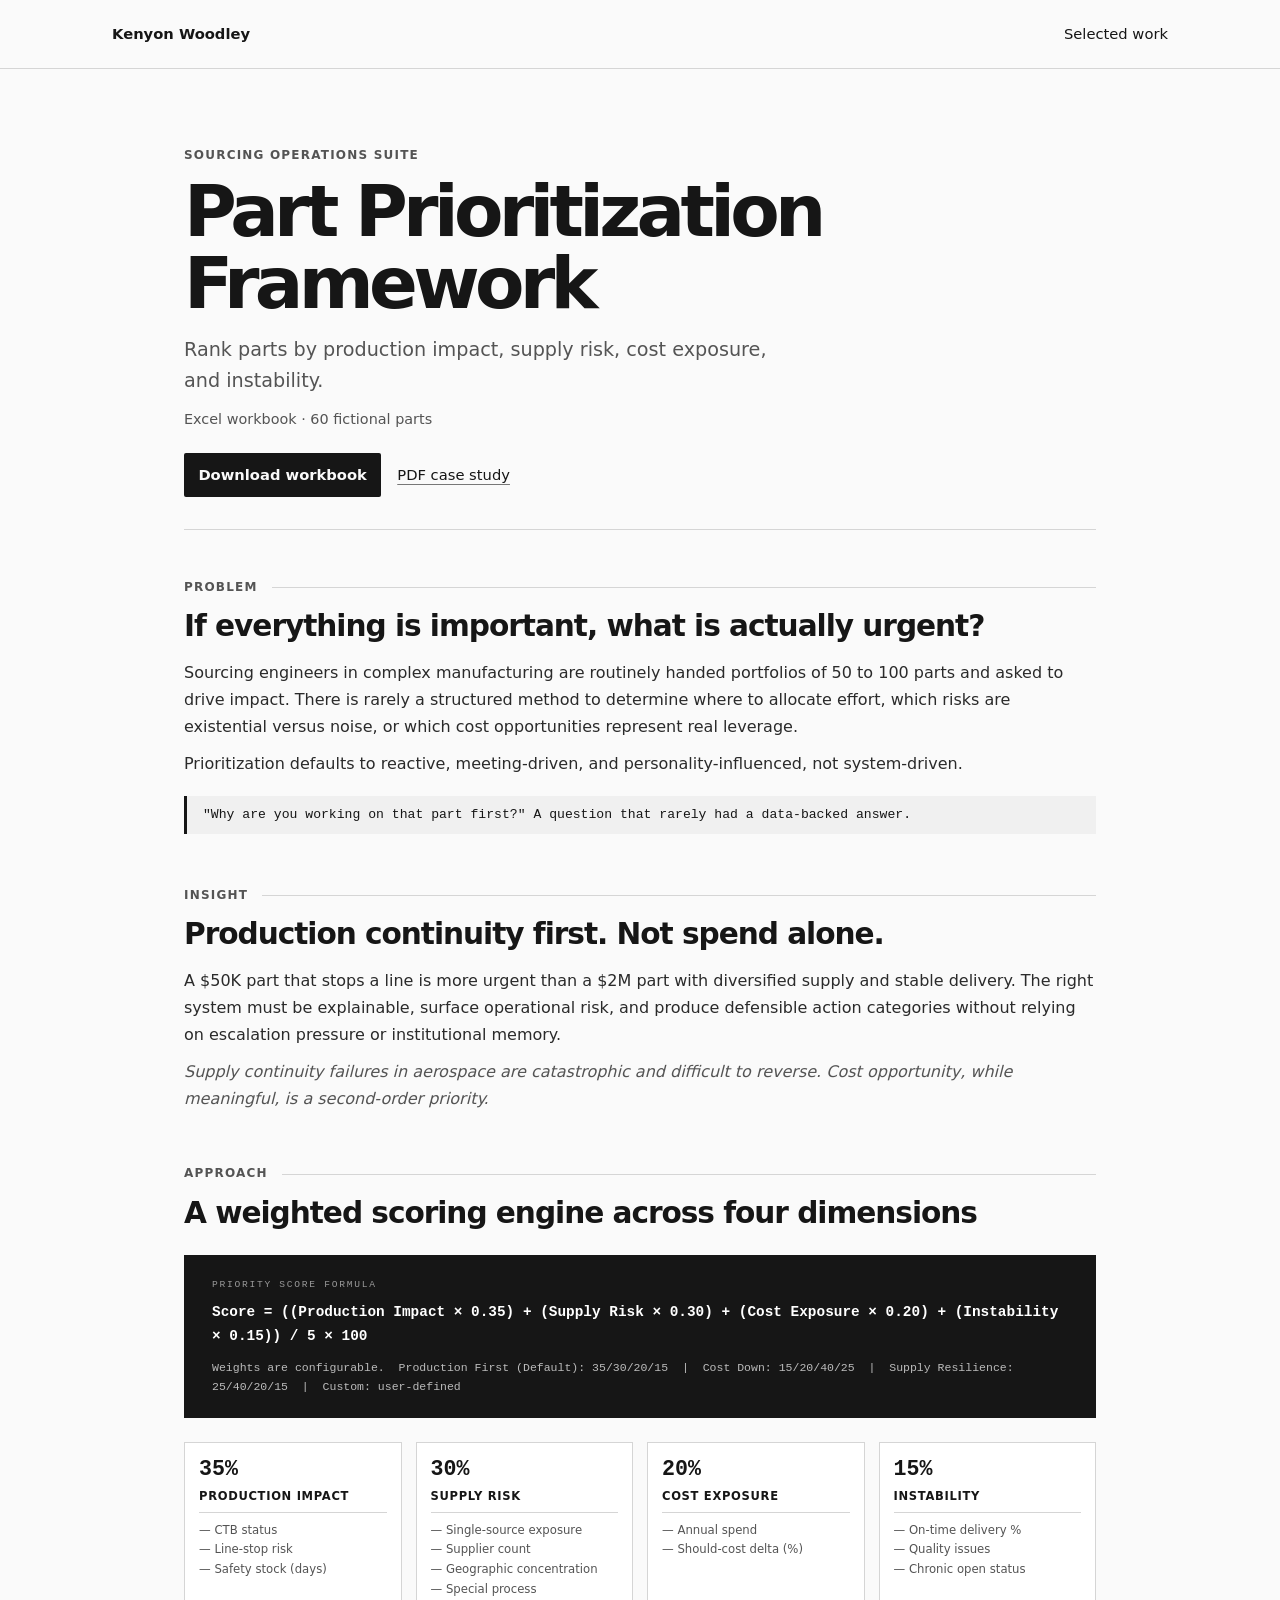
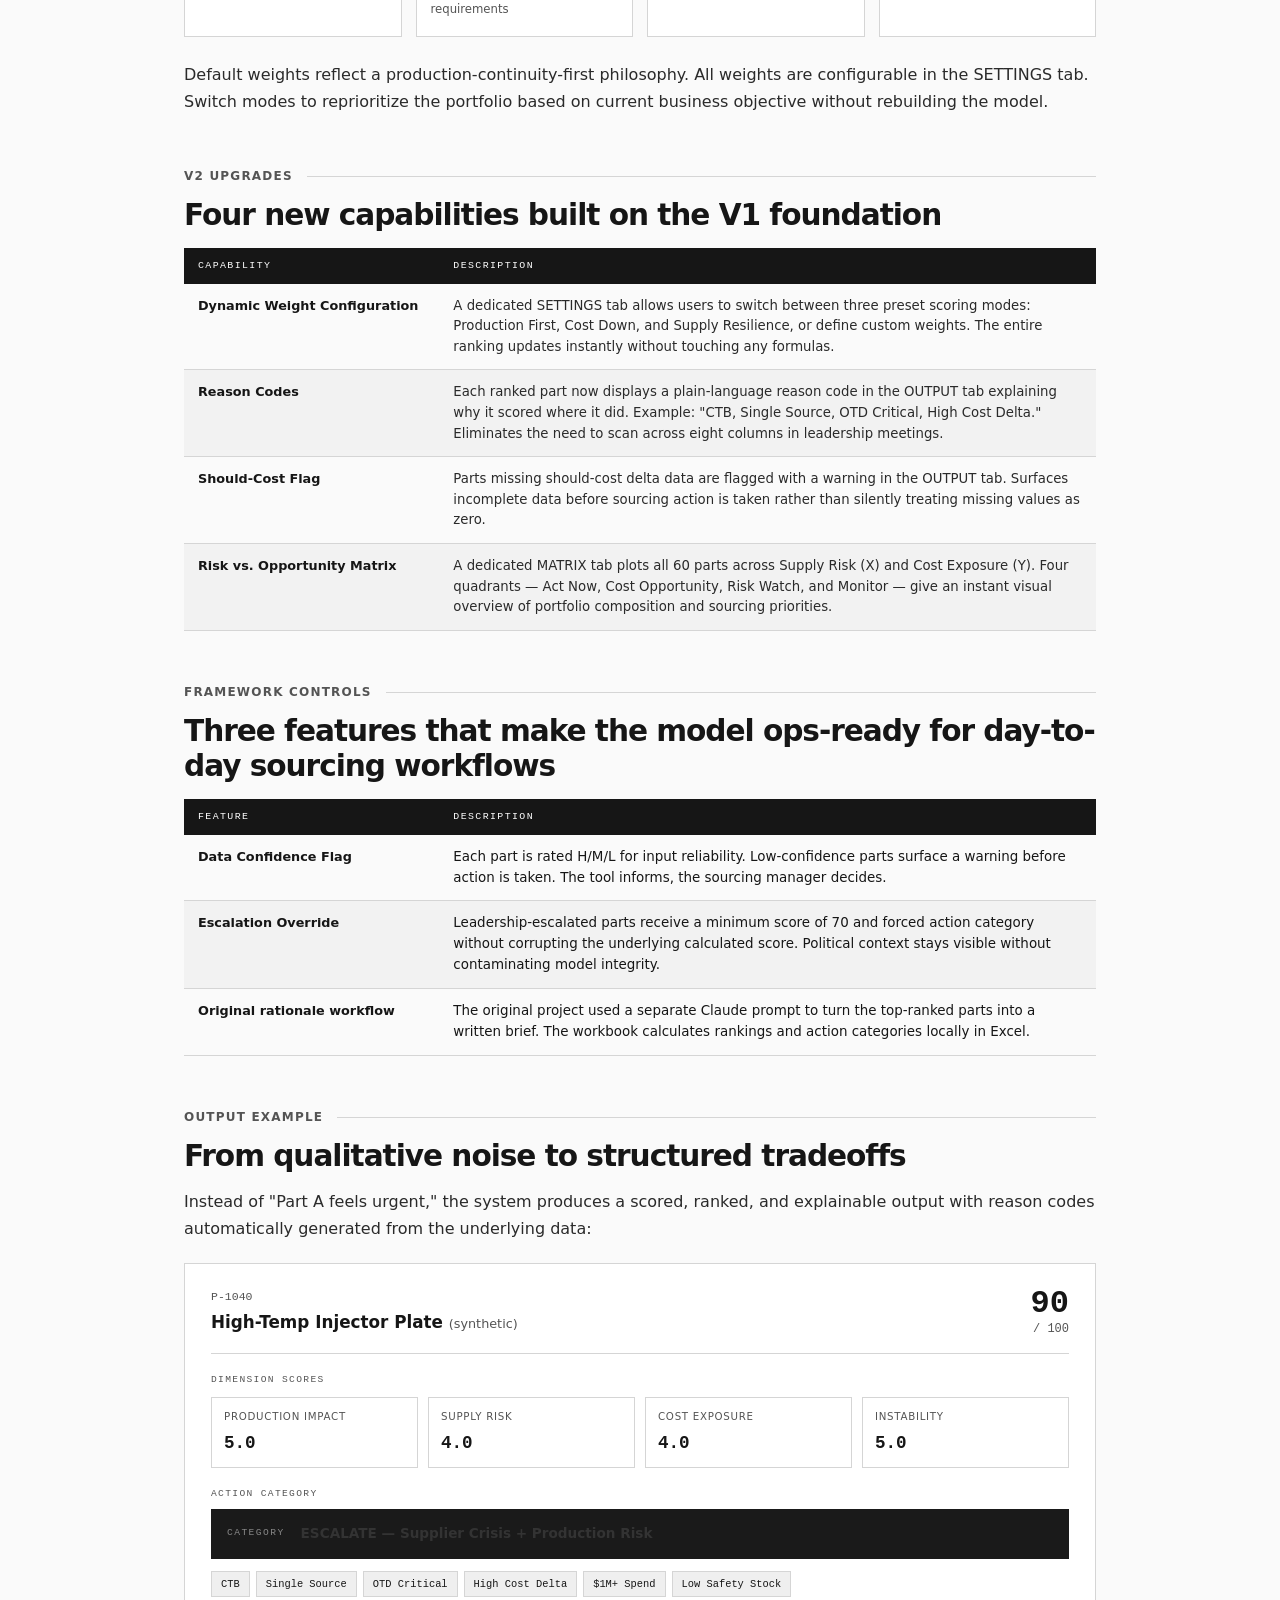
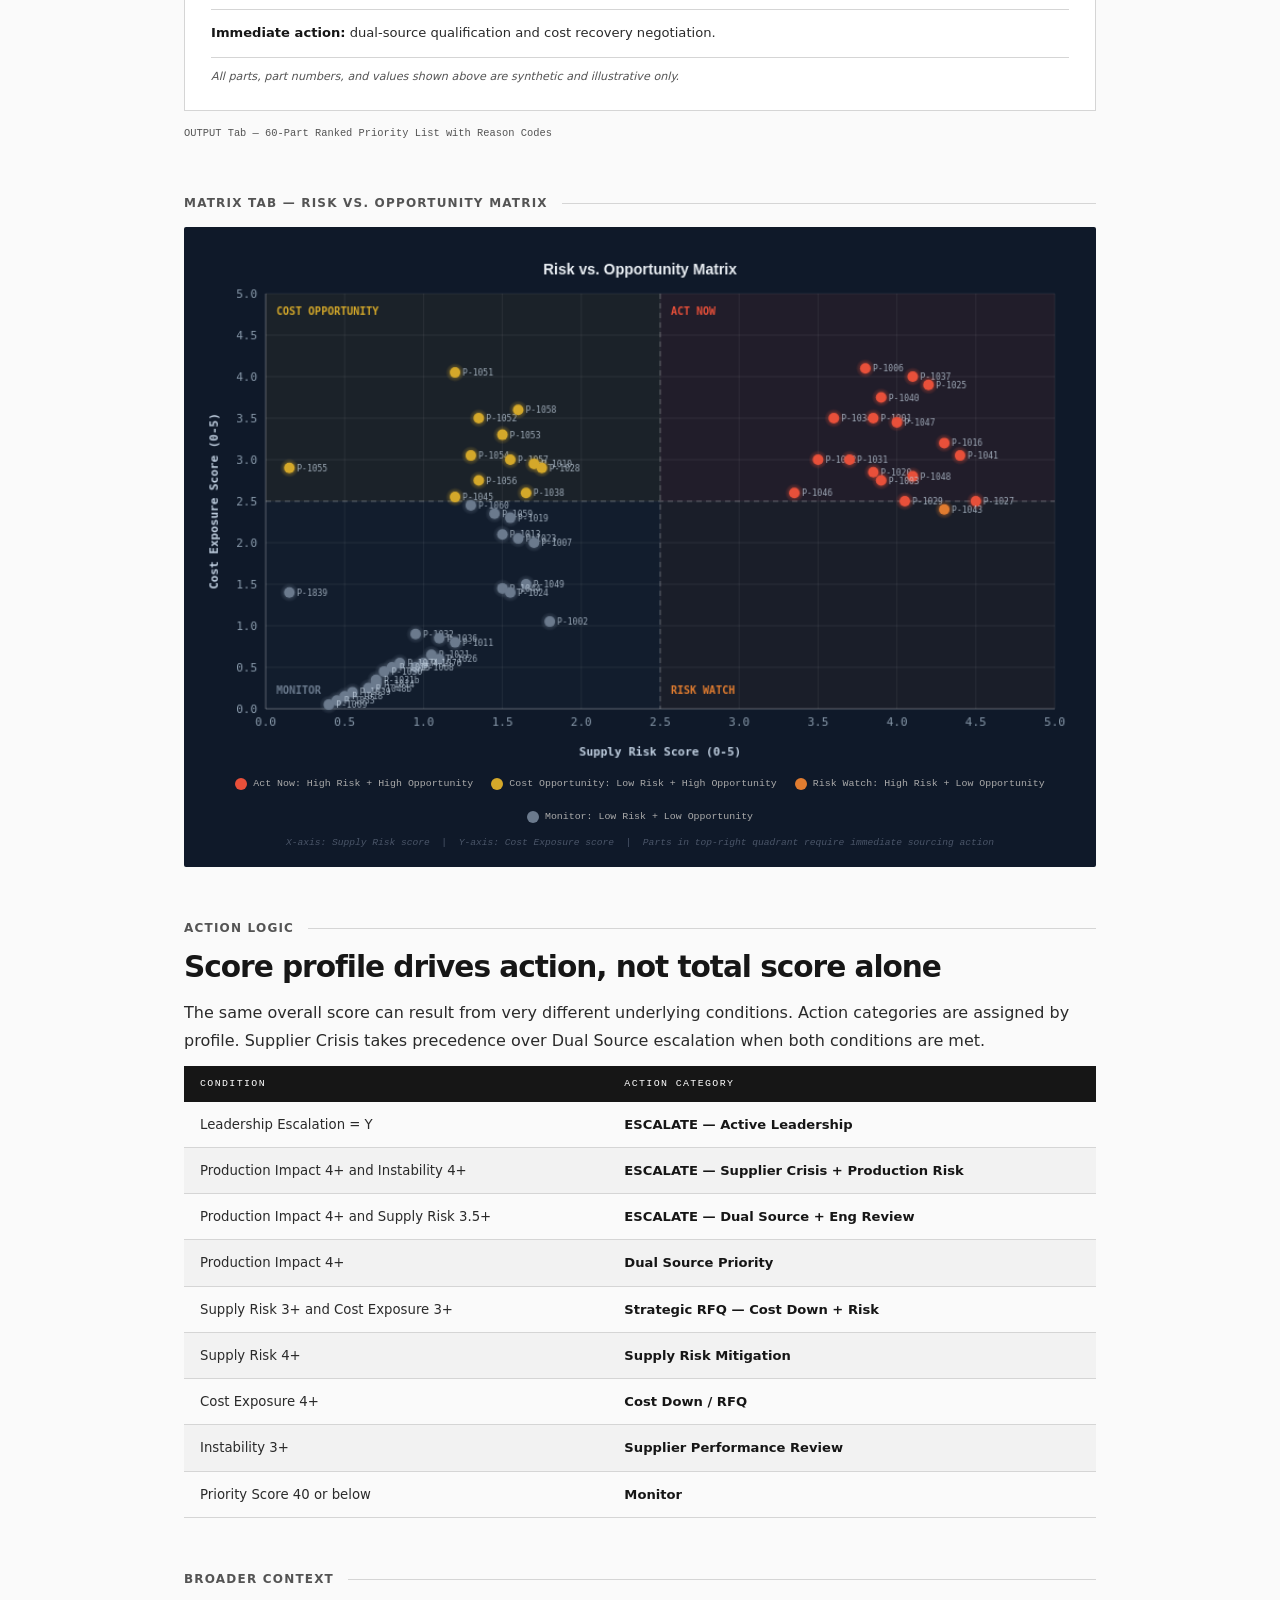
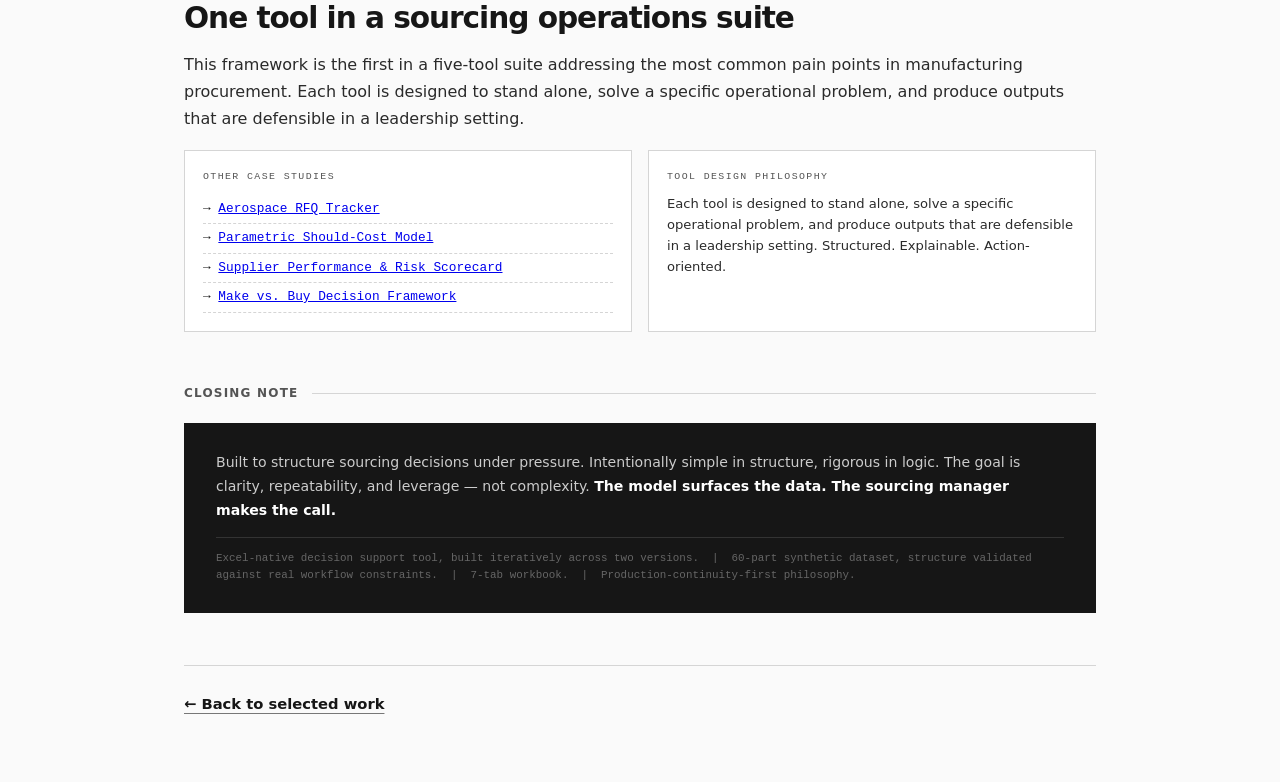
<file: case-studies/part-prioritization.html>
<!DOCTYPE html>
<html lang="en">
<head>
<meta charset="UTF-8">
<meta name="viewport" content="width=device-width, initial-scale=1.0">
<title>Part Prioritization Framework | Kenyon Woodley</title>
<style>
  *, *::before, *::after { box-sizing: border-box; margin: 0; padding: 0; }

  :root {
    --bg: #f5f4f0;
    --ink: #1a1a1a;
    --muted: #6b6b6b;
    --accent: #c94a1e;
    --accent2: #e8622a;
    --rule: #d0cfc9;
    --card-bg: #ffffff;
    --tag-bg: #ebebeb;
    --mono: 'Space Mono', monospace;
    --sans: 'Inter', sans-serif;
  }

  html { font-size: 15px; }
  body {
    background: var(--bg);
    color: var(--ink);
    font-family: var(--sans);
    font-weight: 400;
    line-height: 1.6;
    -webkit-font-smoothing: antialiased;
  }

  /* ─── PAGE SHELL ─── */
  .page {
    max-width: 900px;
    margin: 0 auto;
    padding: 64px 40px 80px;
  }

  /* ─── HEADER ─── */
  .header {
    border-top: 2px solid var(--ink);
    padding-top: 20px;
    margin-bottom: 48px;
    display: flex;
    justify-content: space-between;
    align-items: flex-start;
    gap: 24px;
  }
  .header-eyebrow {
    font-family: var(--mono);
    font-size: 0.65rem;
    letter-spacing: 0.14em;
    text-transform: uppercase;
    color: var(--muted);
    margin-bottom: 10px;
  }
  .header-title {
    font-size: 2rem;
    font-weight: 700;
    letter-spacing: -0.02em;
    line-height: 1.15;
  }
  .header-sub {
    font-size: 0.8rem;
    color: var(--muted);
    margin-top: 8px;
    font-family: var(--mono);
  }
  .header-badge {
    flex-shrink: 0;
    background: var(--ink);
    color: #fff;
    font-family: var(--mono);
    font-size: 1.1rem;
    font-weight: 700;
    padding: 10px 18px;
    letter-spacing: 0.05em;
    margin-top: 4px;
  }

  /* ─── SECTION ─── */
  .section {
    margin-bottom: 52px;
  }
  .section-label {
    font-family: var(--mono);
    font-size: 0.62rem;
    letter-spacing: 0.18em;
    text-transform: uppercase;
    color: var(--accent);
    display: flex;
    align-items: center;
    gap: 14px;
    margin-bottom: 12px;
  }
  .section-label::after {
    content: '';
    flex: 1;
    height: 1px;
    background: var(--accent);
    opacity: 0.4;
  }
  .section-heading {
    font-size: 1.45rem;
    font-weight: 700;
    letter-spacing: -0.015em;
    line-height: 1.2;
    margin-bottom: 14px;
  }
  .section-body {
    font-size: 0.88rem;
    color: #2a2a2a;
    line-height: 1.7;
  }
  .section-body p + p { margin-top: 10px; }
  .section-body em {
    font-style: italic;
    color: var(--muted);
  }
  .pull-quote {
    font-family: var(--mono);
    font-size: 0.82rem;
    color: var(--ink);
    border-left: 3px solid var(--accent);
    padding: 8px 16px;
    margin: 18px 0;
    background: #f0eeea;
  }

  /* ─── FORMULA BOX ─── */
  .formula-box {
    background: var(--ink);
    color: #fff;
    padding: 22px 28px;
    margin: 24px 0;
    font-family: var(--mono);
    font-size: 0.78rem;
    line-height: 1.65;
  }
  .formula-box .formula-label {
    font-size: 0.6rem;
    letter-spacing: 0.18em;
    text-transform: uppercase;
    color: #999;
    margin-bottom: 8px;
  }
  .formula-box .formula-main {
    font-size: 0.9rem;
    color: #fff;
    font-weight: 700;
    margin-bottom: 10px;
  }
  .formula-box .formula-modes {
    color: #bbb;
    font-size: 0.72rem;
  }

  /* ─── DIMENSIONS GRID ─── */
  .dim-grid {
    display: grid;
    grid-template-columns: repeat(4, 1fr);
    gap: 14px;
    margin: 24px 0;
  }
  .dim-card {
    background: var(--card-bg);
    border: 1px solid var(--rule);
    padding: 16px 14px;
  }
  .dim-pct {
    font-family: var(--mono);
    font-size: 1.35rem;
    font-weight: 700;
    color: var(--accent);
    line-height: 1;
    margin-bottom: 6px;
  }
  .dim-title {
    font-size: 0.72rem;
    font-weight: 700;
    letter-spacing: 0.06em;
    text-transform: uppercase;
    margin-bottom: 8px;
    border-bottom: 1px solid var(--rule);
    padding-bottom: 6px;
  }
  .dim-items {
    list-style: none;
    font-size: 0.73rem;
    color: var(--muted);
    line-height: 1.7;
  }
  .dim-items li::before { content: '— '; }

  /* ─── V2 UPGRADES TABLE ─── */
  .upgrades-table {
    width: 100%;
    border-collapse: collapse;
    font-size: 0.84rem;
    margin-top: 18px;
  }
  .upgrades-table thead tr {
    background: var(--ink);
    color: #fff;
  }
  .upgrades-table thead th {
    padding: 10px 14px;
    text-align: left;
    font-family: var(--mono);
    font-size: 0.62rem;
    letter-spacing: 0.14em;
    text-transform: uppercase;
    font-weight: 400;
  }
  .upgrades-table tbody tr { border-bottom: 1px solid var(--rule); }
  .upgrades-table tbody tr:nth-child(even) { background: #f9f8f5; }
  .upgrades-table td { padding: 12px 14px; vertical-align: top; line-height: 1.55; }
  .upgrades-table td:first-child {
    font-weight: 600;
    font-size: 0.8rem;
    width: 28%;
    color: var(--ink);
  }
  .upgrades-table td:last-child { color: #2a2a2a; font-size: 0.83rem; }

  /* ─── CONTROLS TABLE (same style) ─── */
  .controls-table {
    width: 100%;
    border-collapse: collapse;
    font-size: 0.84rem;
    margin-top: 18px;
  }
  .controls-table thead tr { background: var(--ink); color: #fff; }
  .controls-table thead th {
    padding: 10px 14px;
    text-align: left;
    font-family: var(--mono);
    font-size: 0.62rem;
    letter-spacing: 0.14em;
    text-transform: uppercase;
    font-weight: 400;
  }
  .controls-table tbody tr { border-bottom: 1px solid var(--rule); }
  .controls-table tbody tr:nth-child(even) { background: #f9f8f5; }
  .controls-table td { padding: 12px 14px; vertical-align: top; line-height: 1.55; }
  .controls-table td:first-child {
    font-weight: 600;
    font-size: 0.8rem;
    width: 28%;
    color: var(--ink);
  }

  /* ─── OUTPUT EXAMPLE ─── */
  .output-card {
    background: var(--card-bg);
    border: 1px solid var(--rule);
    padding: 24px 26px;
    margin-top: 20px;
  }
  .output-header {
    display: flex;
    justify-content: space-between;
    align-items: flex-start;
    margin-bottom: 18px;
    border-bottom: 1px solid var(--rule);
    padding-bottom: 14px;
  }
  .output-part-num {
    font-family: var(--mono);
    font-size: 0.72rem;
    color: var(--muted);
    margin-bottom: 3px;
  }
  .output-part-name {
    font-size: 1.05rem;
    font-weight: 700;
  }
  .output-part-note {
    font-size: 0.7rem;
    color: var(--muted);
    font-style: italic;
    margin-top: 2px;
  }
  .output-score {
    text-align: right;
    flex-shrink: 0;
  }
  .output-score-num {
    font-family: var(--mono);
    font-size: 2rem;
    font-weight: 700;
    color: var(--accent);
    line-height: 1;
  }
  .output-score-denom {
    font-family: var(--mono);
    font-size: 0.75rem;
    color: var(--muted);
  }
  .dim-scores-row {
    display: grid;
    grid-template-columns: repeat(4, 1fr);
    gap: 10px;
    margin-bottom: 18px;
  }
  .dim-score-item {
    border: 1px solid var(--rule);
    padding: 10px 12px;
  }
  .dim-score-label {
    font-size: 0.64rem;
    text-transform: uppercase;
    letter-spacing: 0.07em;
    color: var(--muted);
    margin-bottom: 4px;
  }
  .dim-score-val {
    font-family: var(--mono);
    font-size: 1.1rem;
    font-weight: 700;
  }
  .action-row {
    background: #1a1a1a;
    color: #fff;
    padding: 14px 16px;
    display: flex;
    align-items: flex-start;
    gap: 16px;
    margin-bottom: 12px;
  }
  .action-label {
    font-family: var(--mono);
    font-size: 0.6rem;
    letter-spacing: 0.15em;
    text-transform: uppercase;
    color: #888;
    flex-shrink: 0;
    padding-top: 2px;
  }
  .action-value {
    font-size: 0.85rem;
    font-weight: 600;
    color: var(--accent2);
  }
  .reason-tags {
    display: flex;
    flex-wrap: wrap;
    gap: 6px;
    margin-top: 10px;
  }
  .reason-tag {
    background: var(--tag-bg);
    font-family: var(--mono);
    font-size: 0.65rem;
    padding: 4px 9px;
    border: 1px solid var(--rule);
    color: var(--ink);
  }
  .output-action-text {
    font-size: 0.82rem;
    color: #2a2a2a;
    margin-top: 12px;
    line-height: 1.6;
    border-top: 1px solid var(--rule);
    padding-top: 12px;
  }
  .output-action-text strong { color: var(--ink); }
  .output-footnote {
    font-size: 0.7rem;
    color: var(--muted);
    font-style: italic;
    margin-top: 14px;
    padding-top: 10px;
    border-top: 1px solid var(--rule);
  }

  /* ─── MATRIX PLACEHOLDER ─── */
  .matrix-wrap {
    margin-top: 20px;
    border: 1px solid var(--rule);
    background: var(--card-bg);
    padding: 24px;
  }
  .matrix-title {
    text-align: center;
    font-size: 0.85rem;
    font-weight: 700;
    letter-spacing: 0.04em;
    margin-bottom: 20px;
  }
  .matrix-grid {
    display: grid;
    grid-template-columns: 40px 1fr 1fr;
    grid-template-rows: auto 1fr 1fr 30px;
    gap: 0;
    height: 340px;
  }
  .matrix-y-label {
    grid-column: 1;
    grid-row: 2 / 4;
    display: flex;
    align-items: center;
    justify-content: center;
  }
  .matrix-y-label span {
    writing-mode: vertical-rl;
    transform: rotate(180deg);
    font-size: 0.67rem;
    color: var(--muted);
    letter-spacing: 0.08em;
    text-transform: uppercase;
    font-family: var(--mono);
  }
  .matrix-quadrant {
    border: 1px solid var(--rule);
    padding: 14px 16px;
    display: flex;
    flex-direction: column;
    justify-content: flex-start;
    position: relative;
  }
  .matrix-q-label {
    font-family: var(--mono);
    font-size: 0.62rem;
    font-weight: 700;
    letter-spacing: 0.12em;
    text-transform: uppercase;
    margin-bottom: 6px;
  }
  .q-cost { color: #c4a227; }
  .q-act  { color: var(--accent); }
  .q-mon  { color: #888; }
  .q-risk { color: #2d7a4e; }
  .matrix-q-desc {
    font-size: 0.7rem;
    color: var(--muted);
    line-height: 1.45;
  }
  .matrix-q-parts {
    margin-top: 8px;
    font-family: var(--mono);
    font-size: 0.62rem;
    color: #aaa;
  }
  .matrix-x-axis {
    grid-column: 2 / 4;
    grid-row: 4;
    display: flex;
    align-items: center;
    justify-content: center;
    font-size: 0.67rem;
    color: var(--muted);
    letter-spacing: 0.08em;
    text-transform: uppercase;
    font-family: var(--mono);
  }
  .matrix-corner { grid-column: 1; grid-row: 4; }
  .matrix-legend {
    display: flex;
    flex-wrap: wrap;
    gap: 14px;
    margin-top: 16px;
    font-size: 0.68rem;
    font-family: var(--mono);
    color: var(--muted);
    justify-content: center;
  }
  .leg-item { display: flex; align-items: center; gap: 5px; }
  .leg-dot {
    width: 10px; height: 10px; border-radius: 50%;
  }

  /* ─── ACTION LOGIC TABLE ─── */
  .action-table {
    width: 100%;
    border-collapse: collapse;
    font-size: 0.84rem;
    margin-top: 18px;
  }
  .action-table thead tr { background: var(--ink); color: #fff; }
  .action-table thead th {
    padding: 10px 16px;
    text-align: left;
    font-family: var(--mono);
    font-size: 0.62rem;
    letter-spacing: 0.14em;
    text-transform: uppercase;
    font-weight: 400;
  }
  .action-table tbody tr { border-bottom: 1px solid var(--rule); }
  .action-table tbody tr:nth-child(even) { background: #f9f8f5; }
  .action-table td { padding: 12px 16px; vertical-align: middle; }
  .action-table td:first-child { font-size: 0.83rem; color: #2a2a2a; }
  .action-table td:last-child {
    font-weight: 600;
    color: var(--accent);
    font-size: 0.82rem;
  }

  /* ─── CONTEXT + CLOSING ─── */
  .context-grid {
    display: grid;
    grid-template-columns: 1fr 1fr;
    gap: 16px;
    margin-top: 18px;
  }
  .context-card {
    background: var(--card-bg);
    border: 1px solid var(--rule);
    padding: 18px;
  }
  .context-card-label {
    font-family: var(--mono);
    font-size: 0.62rem;
    text-transform: uppercase;
    letter-spacing: 0.14em;
    color: var(--muted);
    margin-bottom: 8px;
  }
  .context-card-body { font-size: 0.82rem; color: #2a2a2a; line-height: 1.6; }
  .upcoming-list {
    margin-top: 10px;
    font-size: 0.8rem;
    color: var(--muted);
  }
  .upcoming-list li {
    list-style: none;
    padding: 4px 0;
    border-bottom: 1px dashed var(--rule);
    font-family: var(--mono);
  }
  .upcoming-list li::before { content: '→ '; color: var(--accent); }

  .closing-box {
    background: var(--ink);
    color: #fff;
    padding: 28px 32px;
    margin-top: 20px;
  }
  .closing-box p {
    font-size: 0.88rem;
    line-height: 1.7;
    color: #ccc;
  }
  .closing-box p strong { color: #fff; }
  .closing-meta {
    margin-top: 14px;
    font-family: var(--mono);
    font-size: 0.68rem;
    color: #666;
    border-top: 1px solid #333;
    padding-top: 12px;
  }

  /* ─── FOOTER ─── */
  .page-footer {
    border-top: 1px solid var(--rule);
    padding-top: 16px;
    margin-top: 56px;
    display: flex;
    justify-content: space-between;
    font-family: var(--mono);
    font-size: 0.65rem;
    color: var(--muted);
  }

  @media (max-width: 680px) {
    .page { padding: 32px 20px 48px; }
    .dim-grid, .dim-scores-row, .context-grid { grid-template-columns: 1fr 1fr; }
    .matrix-grid { height: auto; grid-template-columns: 28px 1fr 1fr; }
  }
</style>
<link rel="stylesheet" href="../assets/site-theme.css">
<link rel="stylesheet" href="../assets/case-study.css">
</head>
<body>
<a class="case-skip" href="#main">Skip to content</a>
<nav class="case-nav" aria-label="Portfolio">
  <div>
    <a class="case-wordmark" href="../">Kenyon Woodley</a>
    <a href="../#work">Selected work</a>
  </div>
</nav>
<main id="main" class="page" tabindex="-1">

  <!-- HEADER -->
  <header class="header">
    <p class="header-eyebrow">Sourcing Operations Suite</p>
    <h1 class="header-title">Part Prioritization Framework</h1>
    <p class="case-intro">Rank parts by production impact, supply risk, cost exposure, and instability.</p>
    <p class="header-sub">Excel workbook · 60 fictional parts</p>
    <div class="case-actions">
      <a class="case-primary" href="../tools/Part_Prioritization_Tool.xlsx" download>Download workbook</a>
      <a href="../pdfs/Part_Prioritization_Case_Study.pdf">PDF case study</a>
    </div>
  </header>

  <!-- 01 PROBLEM -->
  <div class="section">
    <div class="section-label">Problem</div>
    <h2 class="section-heading">If everything is important, what is actually urgent?</h2>
    <div class="section-body">
      <p>Sourcing engineers in complex manufacturing are routinely handed portfolios of 50 to 100 parts and asked to drive impact. There is rarely a structured method to determine where to allocate effort, which risks are existential versus noise, or which cost opportunities represent real leverage.</p>
      <p>Prioritization defaults to reactive, meeting-driven, and personality-influenced, not system-driven.</p>
      <div class="pull-quote">"Why are you working on that part first?" A question that rarely had a data-backed answer.</div>
    </div>
  </div>

  <!-- 02 INSIGHT -->
  <div class="section">
    <div class="section-label">Insight</div>
    <h2 class="section-heading">Production continuity first. Not spend alone.</h2>
    <div class="section-body">
      <p>A $50K part that stops a line is more urgent than a $2M part with diversified supply and stable delivery. The right system must be explainable, surface operational risk, and produce defensible action categories without relying on escalation pressure or institutional memory.</p>
      <p><em>Supply continuity failures in aerospace are catastrophic and difficult to reverse. Cost opportunity, while meaningful, is a second-order priority.</em></p>
    </div>
  </div>

  <!-- 03 APPROACH -->
  <div class="section">
    <div class="section-label">Approach</div>
    <h2 class="section-heading">A weighted scoring engine across four dimensions</h2>

    <div class="formula-box">
      <div class="formula-label">Priority Score Formula</div>
      <div class="formula-main">Score = ((Production Impact × 0.35) + (Supply Risk × 0.30) + (Cost Exposure × 0.20) + (Instability × 0.15)) / 5 × 100</div>
      <div class="formula-modes">Weights are configurable. &nbsp;Production First (Default): 35/30/20/15 &nbsp;|&nbsp; Cost Down: 15/20/40/25 &nbsp;|&nbsp; Supply Resilience: 25/40/20/15 &nbsp;|&nbsp; Custom: user-defined</div>
    </div>

    <div class="dim-grid">
      <div class="dim-card">
        <div class="dim-pct">35%</div>
        <div class="dim-title">Production Impact</div>
        <ul class="dim-items">
          <li>CTB status</li>
          <li>Line-stop risk</li>
          <li>Safety stock (days)</li>
        </ul>
      </div>
      <div class="dim-card">
        <div class="dim-pct">30%</div>
        <div class="dim-title">Supply Risk</div>
        <ul class="dim-items">
          <li>Single-source exposure</li>
          <li>Supplier count</li>
          <li>Geographic concentration</li>
          <li>Special process requirements</li>
        </ul>
      </div>
      <div class="dim-card">
        <div class="dim-pct">20%</div>
        <div class="dim-title">Cost Exposure</div>
        <ul class="dim-items">
          <li>Annual spend</li>
          <li>Should-cost delta (%)</li>
        </ul>
      </div>
      <div class="dim-card">
        <div class="dim-pct">15%</div>
        <div class="dim-title">Instability</div>
        <ul class="dim-items">
          <li>On-time delivery %</li>
          <li>Quality issues</li>
          <li>Chronic open status</li>
        </ul>
      </div>
    </div>

    <div class="section-body">
      <p>Default weights reflect a production-continuity-first philosophy. All weights are configurable in the SETTINGS tab. Switch modes to reprioritize the portfolio based on current business objective without rebuilding the model.</p>
    </div>
  </div>

  <!-- 04 V2 UPGRADES -->
  <div class="section">
    <div class="section-label">V2 Upgrades</div>
    <h2 class="section-heading">Four new capabilities built on the V1 foundation</h2>
    <div class="case-table-wrap" role="region" aria-label="Data table" tabindex="0">
      <table class="upgrades-table">
      <thead>
        <tr>
          <th>Capability</th>
          <th>Description</th>
        </tr>
      </thead>
      <tbody>
        <tr>
          <td>Dynamic Weight Configuration</td>
          <td>A dedicated SETTINGS tab allows users to switch between three preset scoring modes: Production First, Cost Down, and Supply Resilience, or define custom weights. The entire ranking updates instantly without touching any formulas.</td>
        </tr>
        <tr>
          <td>Reason Codes</td>
          <td>Each ranked part now displays a plain-language reason code in the OUTPUT tab explaining why it scored where it did. Example: "CTB, Single Source, OTD Critical, High Cost Delta." Eliminates the need to scan across eight columns in leadership meetings.</td>
        </tr>
        <tr>
          <td>Should-Cost Flag</td>
          <td>Parts missing should-cost delta data are flagged with a warning in the OUTPUT tab. Surfaces incomplete data before sourcing action is taken rather than silently treating missing values as zero.</td>
        </tr>
        <tr>
          <td>Risk vs. Opportunity Matrix</td>
          <td>A dedicated MATRIX tab plots all 60 parts across Supply Risk (X) and Cost Exposure (Y). Four quadrants — Act Now, Cost Opportunity, Risk Watch, and Monitor — give an instant visual overview of portfolio composition and sourcing priorities.</td>
        </tr>
      </tbody>
    </table>
    </div>
  </div>

  <!-- 05 FRAMEWORK CONTROLS -->
  <div class="section">
    <div class="section-label">Framework Controls</div>
    <h2 class="section-heading">Three features that make the model ops-ready for day-to-day sourcing workflows</h2>
    <div class="case-table-wrap" role="region" aria-label="Data table" tabindex="0">
      <table class="controls-table">
      <thead>
        <tr>
          <th>Feature</th>
          <th>Description</th>
        </tr>
      </thead>
      <tbody>
        <tr>
          <td>Data Confidence Flag</td>
          <td>Each part is rated H/M/L for input reliability. Low-confidence parts surface a warning before action is taken. The tool informs, the sourcing manager decides.</td>
        </tr>
        <tr>
          <td>Escalation Override</td>
          <td>Leadership-escalated parts receive a minimum score of 70 and forced action category without corrupting the underlying calculated score. Political context stays visible without contaminating model integrity.</td>
        </tr>
        <tr>
          <td>Original rationale workflow</td>
          <td>The original project used a separate Claude prompt to turn the top-ranked parts into a written brief. The workbook calculates rankings and action categories locally in Excel.</td>
        </tr>
      </tbody>
    </table>
    </div>
  </div>

  <!-- 06 OUTPUT EXAMPLE -->
  <div class="section">
    <div class="section-label">Output Example</div>
    <h2 class="section-heading">From qualitative noise to structured tradeoffs</h2>
    <div class="section-body">
      <p>Instead of "Part A feels urgent," the system produces a scored, ranked, and explainable output with reason codes automatically generated from the underlying data:</p>
    </div>

    <div class="output-card">
      <div class="output-header">
        <div>
          <div class="output-part-num">P-1040</div>
          <div class="output-part-name">High-Temp Injector Plate <span style="font-weight:400;font-size:0.8rem;color:var(--muted)">(synthetic)</span></div>
        </div>
        <div class="output-score">
          <div class="output-score-num">90</div>
          <div class="output-score-denom">/ 100</div>
        </div>
      </div>

      <div style="font-family:var(--mono);font-size:0.6rem;letter-spacing:0.14em;text-transform:uppercase;color:var(--muted);margin-bottom:10px;">Dimension Scores</div>
      <div class="dim-scores-row">
        <div class="dim-score-item">
          <div class="dim-score-label">Production Impact</div>
          <div class="dim-score-val">5.0</div>
        </div>
        <div class="dim-score-item">
          <div class="dim-score-label">Supply Risk</div>
          <div class="dim-score-val">4.0</div>
        </div>
        <div class="dim-score-item">
          <div class="dim-score-label">Cost Exposure</div>
          <div class="dim-score-val">4.0</div>
        </div>
        <div class="dim-score-item">
          <div class="dim-score-label">Instability</div>
          <div class="dim-score-val">5.0</div>
        </div>
      </div>

      <div style="font-family:var(--mono);font-size:0.6rem;letter-spacing:0.14em;text-transform:uppercase;color:var(--muted);margin-bottom:8px;">Action Category</div>
      <div class="action-row">
        <div class="action-label">Category</div>
        <div class="action-value">ESCALATE — Supplier Crisis + Production Risk</div>
      </div>

      <div class="reason-tags">
        <span class="reason-tag">CTB</span>
        <span class="reason-tag">Single Source</span>
        <span class="reason-tag">OTD Critical</span>
        <span class="reason-tag">High Cost Delta</span>
        <span class="reason-tag">$1M+ Spend</span>
        <span class="reason-tag">Low Safety Stock</span>
      </div>

      <div class="output-action-text">
        <strong>Immediate action:</strong> dual-source qualification and cost recovery negotiation.
      </div>

      <div class="output-footnote">All parts, part numbers, and values shown above are synthetic and illustrative only.</div>
    </div>

    <div style="margin-top:14px;font-family:var(--mono);font-size:0.65rem;color:var(--muted);">OUTPUT Tab — 60-Part Ranked Priority List with Reason Codes</div>
  </div>

  <!-- MATRIX -->
  <div class="section">
    <div class="section-label" style="margin-bottom:14px;">Matrix Tab — Risk vs. Opportunity Matrix</div>
    <div style="background:#0f1929; border-radius:2px; padding:24px 20px 16px;">
      <canvas id="matrixChart" style="width:100%; display:block;"></canvas>
      <div style="display:flex; flex-wrap:wrap; gap:18px; justify-content:center; margin-top:14px; font-family:var(--mono); font-size:0.62rem;">
        <div style="display:flex;align-items:center;gap:6px;"><span style="width:12px;height:12px;border-radius:50%;background:#e8503a;display:inline-block;"></span><span style="color:#aaa;">Act Now: High Risk + High Opportunity</span></div>
        <div style="display:flex;align-items:center;gap:6px;"><span style="width:12px;height:12px;border-radius:50%;background:#d4a82a;display:inline-block;"></span><span style="color:#aaa;">Cost Opportunity: Low Risk + High Opportunity</span></div>
        <div style="display:flex;align-items:center;gap:6px;"><span style="width:12px;height:12px;border-radius:50%;background:#e07c30;display:inline-block;"></span><span style="color:#aaa;">Risk Watch: High Risk + Low Opportunity</span></div>
        <div style="display:flex;align-items:center;gap:6px;"><span style="width:12px;height:12px;border-radius:50%;background:#6b7a8d;display:inline-block;"></span><span style="color:#aaa;">Monitor: Low Risk + Low Opportunity</span></div>
      </div>
      <div style="text-align:center; margin-top:10px; font-family:var(--mono); font-size:0.6rem; color:#4a5568; font-style:italic;">X-axis: Supply Risk score &nbsp;|&nbsp; Y-axis: Cost Exposure score &nbsp;|&nbsp; Parts in top-right quadrant require immediate sourcing action</div>
    </div>
  </div>

  <script>
  (function() {
    const canvas = document.getElementById('matrixChart');
    // Set actual pixel dimensions
    const W = 820, H = 480;
    canvas.width = W;
    canvas.height = H;

    const ctx = canvas.getContext('2d');

    // Margins
    const ml = 58, mr = 20, mt = 40, mb = 50;
    const pw = W - ml - mr;
    const ph = H - mt - mb;

    // All 60 synthetic parts: [id, supplyRisk, costExposure]
    const parts = [
      // Act Now (high risk ≥2.5, high cost ≥2.5) — red
      ['P-1006', 3.8, 4.1], ['P-1037', 4.1, 4.0], ['P-1025', 4.2, 3.9],
      ['P-1040', 3.9, 3.75], ['P-1034', 3.6, 3.5], ['P-1001', 3.85, 3.5],
      ['P-1047', 4.0, 3.45], ['P-1016', 4.3, 3.2], ['P-1022', 3.5, 3.0],
      ['P-1041', 4.4, 3.05], ['P-1031', 3.7, 3.0], ['P-1020', 3.85, 2.85],
      ['P-1048', 4.1, 2.8], ['P-1003', 3.9, 2.75], ['P-1046', 3.35, 2.6],
      ['P-1029', 4.05, 2.5], ['P-1027', 4.5, 2.5], ['P-1043', 4.3, 2.4],
      // Cost Opportunity (low risk <2.5, high cost ≥2.5) — gold
      ['P-1051', 1.2, 4.05], ['P-1052', 1.35, 3.5], ['P-1058', 1.6, 3.6],
      ['P-1053', 1.5, 3.3], ['P-1055', 0.15, 2.9], ['P-1054', 1.3, 3.05],
      ['P-1057', 1.55, 3.0], ['P-1010', 1.7, 2.95], ['P-1028', 1.75, 2.9],
      ['P-1056', 1.35, 2.75], ['P-1045', 1.2, 2.55], ['P-1060', 1.3, 2.45],
      ['P-1038', 1.65, 2.6], ['P-1059', 1.45, 2.35], ['P-1019', 1.55, 2.3],
      ['P-1013', 1.5, 2.1], ['P-1023', 1.6, 2.05], ['P-1007', 1.7, 2.0],
      // Monitor (low risk <2.5, low cost <2.5) — gray
      ['P-1839', 0.15, 1.4], ['P-1049', 1.65, 1.5], ['P-1044', 1.5, 1.45],
      ['P-1024', 1.55, 1.4], ['P-1002', 1.8, 1.05], ['P-1032', 0.95, 0.9],
      ['P-1036', 1.1, 0.85], ['P-1011', 1.2, 0.8], ['P-1021', 1.05, 0.65],
      ['P-1026', 1.1, 0.6], ['P-1070', 1.0, 0.55], ['P-1074', 0.85, 0.55],
      ['P-1068', 0.95, 0.5], ['P-1015', 0.8, 0.5], ['P-1030', 0.75, 0.45],
      ['P-1031b',0.7, 0.35], ['P-1014', 0.7, 0.3], ['P-1048b',0.65, 0.25],
      ['P-1039', 0.55, 0.2], ['P-1018', 0.5, 0.15], ['P-1033', 0.45, 0.1],
      ['P-1009', 0.4, 0.05],
    ];

    function toX(v) { return ml + (v / 5) * pw; }
    function toY(v) { return mt + ph - (v / 5) * ph; }

    function quadrantColor(sx, sy) {
      if (sx >= 2.5 && sy >= 2.5) return '#e8503a';   // Act Now
      if (sx < 2.5  && sy >= 2.5) return '#d4a82a';   // Cost Opportunity
      if (sx >= 2.5 && sy < 2.5)  return '#e07c30';   // Risk Watch
      return '#6b7a8d';                                // Monitor
    }

    // Background
    ctx.fillStyle = '#0f1929';
    ctx.fillRect(0, 0, W, H);

    // Quadrant fills
    const mid = 2.5;
    const mx = toX(mid), my = toY(mid);

    // Cost Opportunity (top-left)
    ctx.fillStyle = 'rgba(212,168,42,0.06)';
    ctx.fillRect(ml, mt, mx - ml, my - mt);
    // Act Now (top-right)
    ctx.fillStyle = 'rgba(232,80,58,0.08)';
    ctx.fillRect(mx, mt, W - mx - mr, my - mt);
    // Monitor (bottom-left)
    ctx.fillStyle = 'rgba(107,122,141,0.04)';
    ctx.fillRect(ml, my, mx - ml, H - my - mb);
    // Risk Watch (bottom-right)
    ctx.fillStyle = 'rgba(224,124,48,0.05)';
    ctx.fillRect(mx, my, W - mx - mr, H - my - mb);

    // Grid lines
    ctx.strokeStyle = 'rgba(255,255,255,0.07)';
    ctx.lineWidth = 1;
    for (let v = 0; v <= 5; v += 0.5) {
      // horizontal
      ctx.beginPath(); ctx.moveTo(ml, toY(v)); ctx.lineTo(W - mr, toY(v)); ctx.stroke();
      // vertical
      ctx.beginPath(); ctx.moveTo(toX(v), mt); ctx.lineTo(toX(v), H - mb); ctx.stroke();
    }

    // Midpoint dividers
    ctx.strokeStyle = 'rgba(255,255,255,0.28)';
    ctx.lineWidth = 1;
    ctx.setLineDash([5, 4]);
    ctx.beginPath(); ctx.moveTo(mx, mt); ctx.lineTo(mx, H - mb); ctx.stroke();
    ctx.beginPath(); ctx.moveTo(ml, my); ctx.lineTo(W - mr, my); ctx.stroke();
    ctx.setLineDash([]);

    // Axis lines
    ctx.strokeStyle = 'rgba(255,255,255,0.25)';
    ctx.lineWidth = 1;
    ctx.beginPath(); ctx.moveTo(ml, mt); ctx.lineTo(ml, H - mb); ctx.stroke();
    ctx.beginPath(); ctx.moveTo(ml, H - mb); ctx.lineTo(W - mr, H - mb); ctx.stroke();

    // Tick labels
    ctx.fillStyle = '#8899aa';
    ctx.font = '11px "Space Mono", monospace';
    ctx.textAlign = 'center';
    for (let v = 0; v <= 5; v += 0.5) {
      ctx.fillText(v.toFixed(1), toX(v), H - mb + 16);
    }
    ctx.textAlign = 'right';
    for (let v = 0; v <= 5; v += 0.5) {
      ctx.fillText(v.toFixed(1), ml - 8, toY(v) + 4);
    }

    // Axis titles
    ctx.fillStyle = '#c0cfe0';
    ctx.font = 'bold 11px "Space Mono", monospace';
    ctx.textAlign = 'center';
    ctx.fillText('Supply Risk Score (0-5)', ml + pw / 2, H - 6);

    ctx.save();
    ctx.translate(13, mt + ph / 2);
    ctx.rotate(-Math.PI / 2);
    ctx.fillText('Cost Exposure Score (0-5)', 0, 0);
    ctx.restore();

    // Chart title
    ctx.fillStyle = '#e8edf2';
    ctx.font = 'bold 14px "Inter", sans-serif';
    ctx.textAlign = 'center';
    ctx.fillText('Risk vs. Opportunity Matrix', W / 2, 22);

    // Quadrant labels
    ctx.font = 'bold 10px "Space Mono", monospace';
    ctx.textAlign = 'left';
    ctx.fillStyle = '#d4a82a';
    ctx.fillText('COST OPPORTUNITY', ml + 10, mt + 20);
    ctx.fillStyle = '#e8503a';
    ctx.fillText('ACT NOW', mx + 10, mt + 20);
    ctx.fillStyle = '#6b7a8d';
    ctx.fillText('MONITOR', ml + 10, H - mb - 14);
    ctx.fillStyle = '#e07c30';
    ctx.fillText('RISK WATCH', mx + 10, H - mb - 14);

    // Plot points
    parts.forEach(([id, sx, sy]) => {
      const x = toX(sx), y = toY(sy);
      const col = quadrantColor(sx, sy);

      // Glow
      const grd = ctx.createRadialGradient(x, y, 0, x, y, 9);
      grd.addColorStop(0, col + 'aa');
      grd.addColorStop(1, col + '00');
      ctx.beginPath(); ctx.arc(x, y, 9, 0, Math.PI * 2);
      ctx.fillStyle = grd; ctx.fill();

      // Dot
      ctx.beginPath(); ctx.arc(x, y, 5, 0, Math.PI * 2);
      ctx.fillStyle = col; ctx.fill();

      // Label
      ctx.fillStyle = 'rgba(200,215,230,0.75)';
      ctx.font = '8px "Space Mono", monospace';
      ctx.textAlign = 'left';
      ctx.fillText(id, x + 7, y + 3);
    });
  })();
  </script>

  <!-- 07 ACTION LOGIC -->
  <div class="section">
    <div class="section-label">Action Logic</div>
    <h2 class="section-heading">Score profile drives action, not total score alone</h2>
    <div class="section-body">
      <p>The same overall score can result from very different underlying conditions. Action categories are assigned by profile. Supplier Crisis takes precedence over Dual Source escalation when both conditions are met.</p>
    </div>
    <div class="case-table-wrap" role="region" aria-label="Data table" tabindex="0">
      <table class="action-table">
      <thead>
        <tr>
          <th>Condition</th>
          <th>Action Category</th>
        </tr>
      </thead>
      <tbody>
        <tr>
          <td>Leadership Escalation = Y</td>
          <td>ESCALATE — Active Leadership</td>
        </tr>
        <tr>
          <td>Production Impact 4+ and Instability 4+</td>
          <td>ESCALATE — Supplier Crisis + Production Risk</td>
        </tr>
        <tr>
          <td>Production Impact 4+ and Supply Risk 3.5+</td>
          <td>ESCALATE — Dual Source + Eng Review</td>
        </tr>
        <tr>
          <td>Production Impact 4+</td>
          <td>Dual Source Priority</td>
        </tr>
        <tr>
          <td>Supply Risk 3+ and Cost Exposure 3+</td>
          <td>Strategic RFQ — Cost Down + Risk</td>
        </tr>
        <tr>
          <td>Supply Risk 4+</td>
          <td>Supply Risk Mitigation</td>
        </tr>
        <tr>
          <td>Cost Exposure 4+</td>
          <td>Cost Down / RFQ</td>
        </tr>
        <tr>
          <td>Instability 3+</td>
          <td>Supplier Performance Review</td>
        </tr>
        <tr>
          <td>Priority Score 40 or below</td>
          <td>Monitor</td>
        </tr>
      </tbody>
    </table>
    </div>
  </div>

  <!-- 08 BROADER CONTEXT -->
  <div class="section">
    <div class="section-label">Broader Context</div>
    <h2 class="section-heading">One tool in a sourcing operations suite</h2>
    <div class="section-body">
      <p>This framework is the first in a five-tool suite addressing the most common pain points in manufacturing procurement. Each tool is designed to stand alone, solve a specific operational problem, and produce outputs that are defensible in a leadership setting.</p>
    </div>
    <div class="context-grid">
      <div class="context-card">
        <div class="context-card-label">Other case studies</div>
        <ul class="upcoming-list">
          <li><a href="rfq-tracker.html">Aerospace RFQ Tracker</a></li>
          <li><a href="should-cost.html">Parametric Should-Cost Model</a></li>
          <li><a href="supplier-scorecard.html">Supplier Performance &amp; Risk Scorecard</a></li>
          <li><a href="make-vs-buy.html">Make vs. Buy Decision Framework</a></li>
        </ul>
      </div>
      <div class="context-card">
        <div class="context-card-label">Tool Design Philosophy</div>
        <div class="context-card-body">Each tool is designed to stand alone, solve a specific operational problem, and produce outputs that are defensible in a leadership setting. Structured. Explainable. Action-oriented.</div>
      </div>
    </div>
  </div>

  <!-- 09 CLOSING -->
  <div class="section">
    <div class="section-label">Closing Note</div>
    <div class="closing-box">
      <p>Built to structure sourcing decisions under pressure. Intentionally simple in structure, rigorous in logic. The goal is clarity, repeatability, and leverage — not complexity. <strong>The model surfaces the data. The sourcing manager makes the call.</strong></p>
      <div class="closing-meta">Excel-native decision support tool, built iteratively across two versions. &nbsp;|&nbsp; 60-part synthetic dataset, structure validated against real workflow constraints. &nbsp;|&nbsp; 7-tab workbook. &nbsp;|&nbsp; Production-continuity-first philosophy.</div>
    </div>
  </div>

  <!-- FOOTER -->
  <footer class="page-footer">
    <a href="../#work">← Back to selected work</a>
  </footer>
</main>
</body>
</html>
</file>
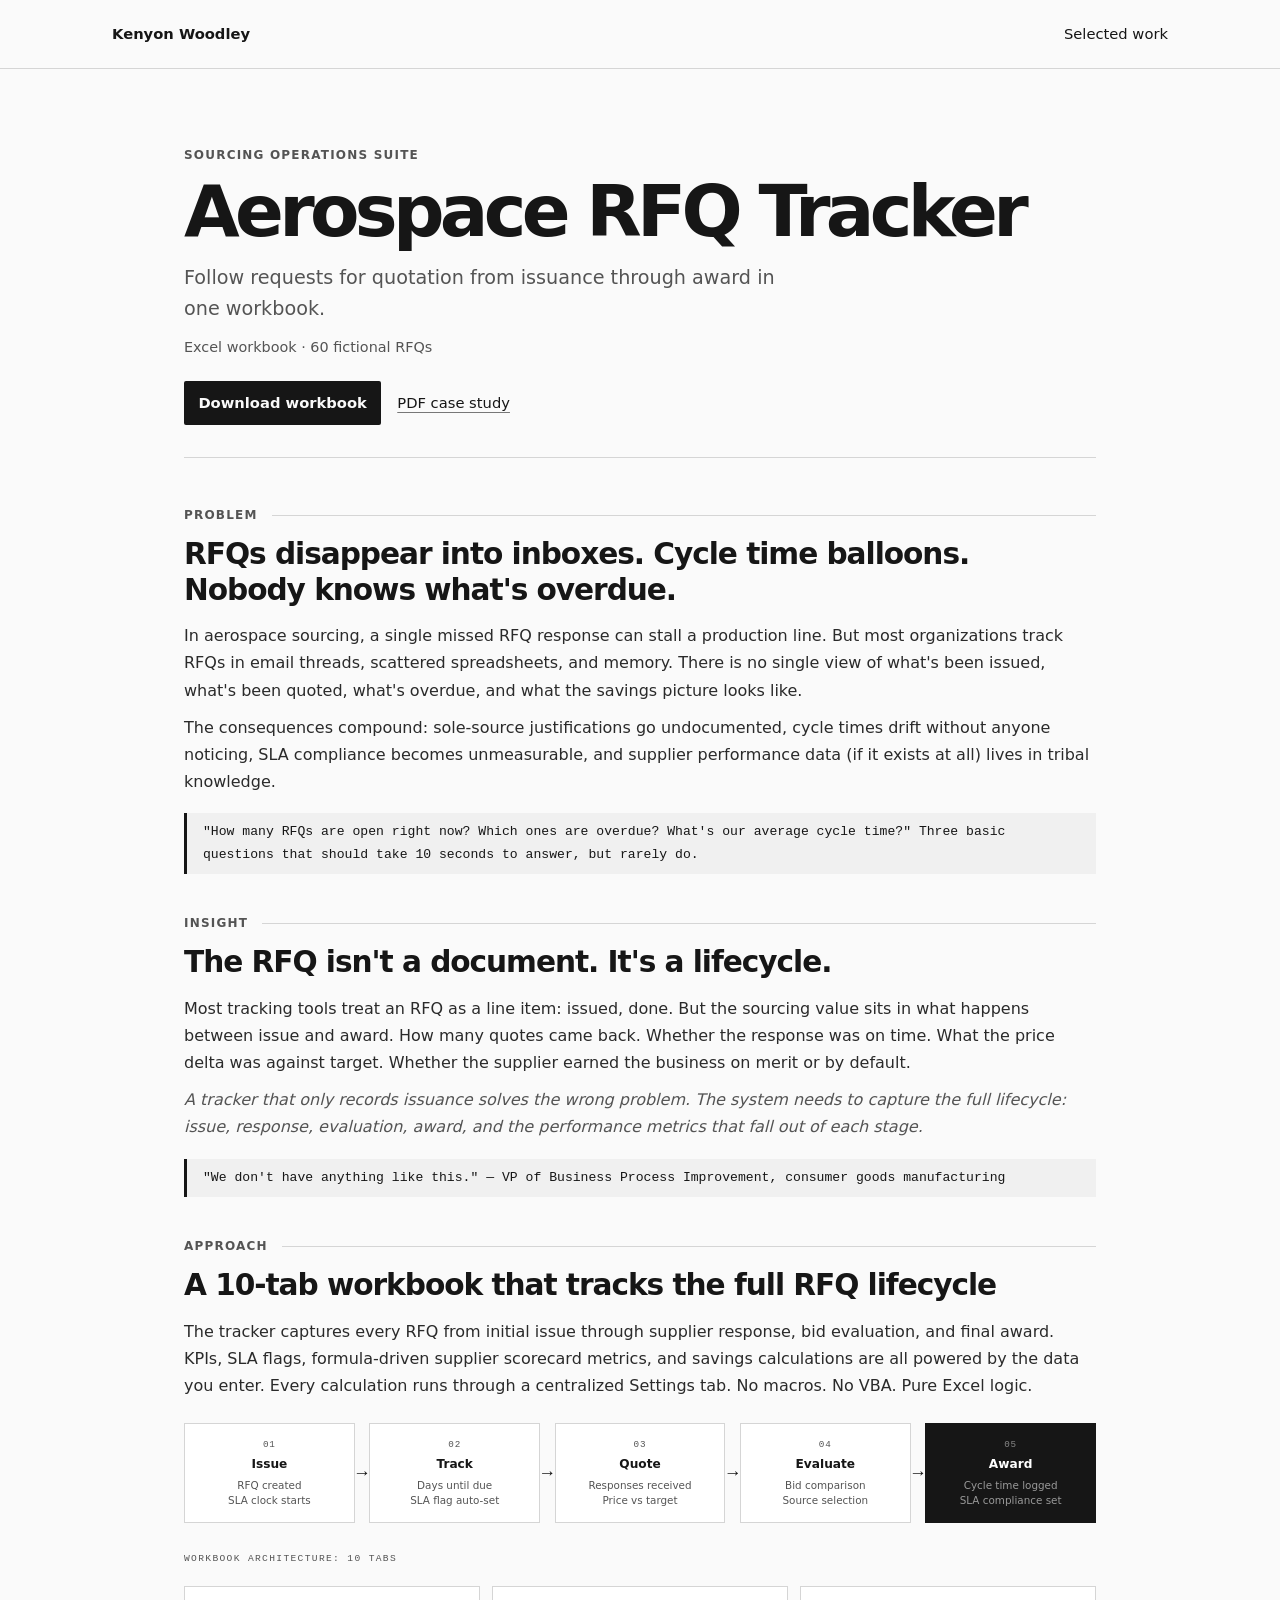
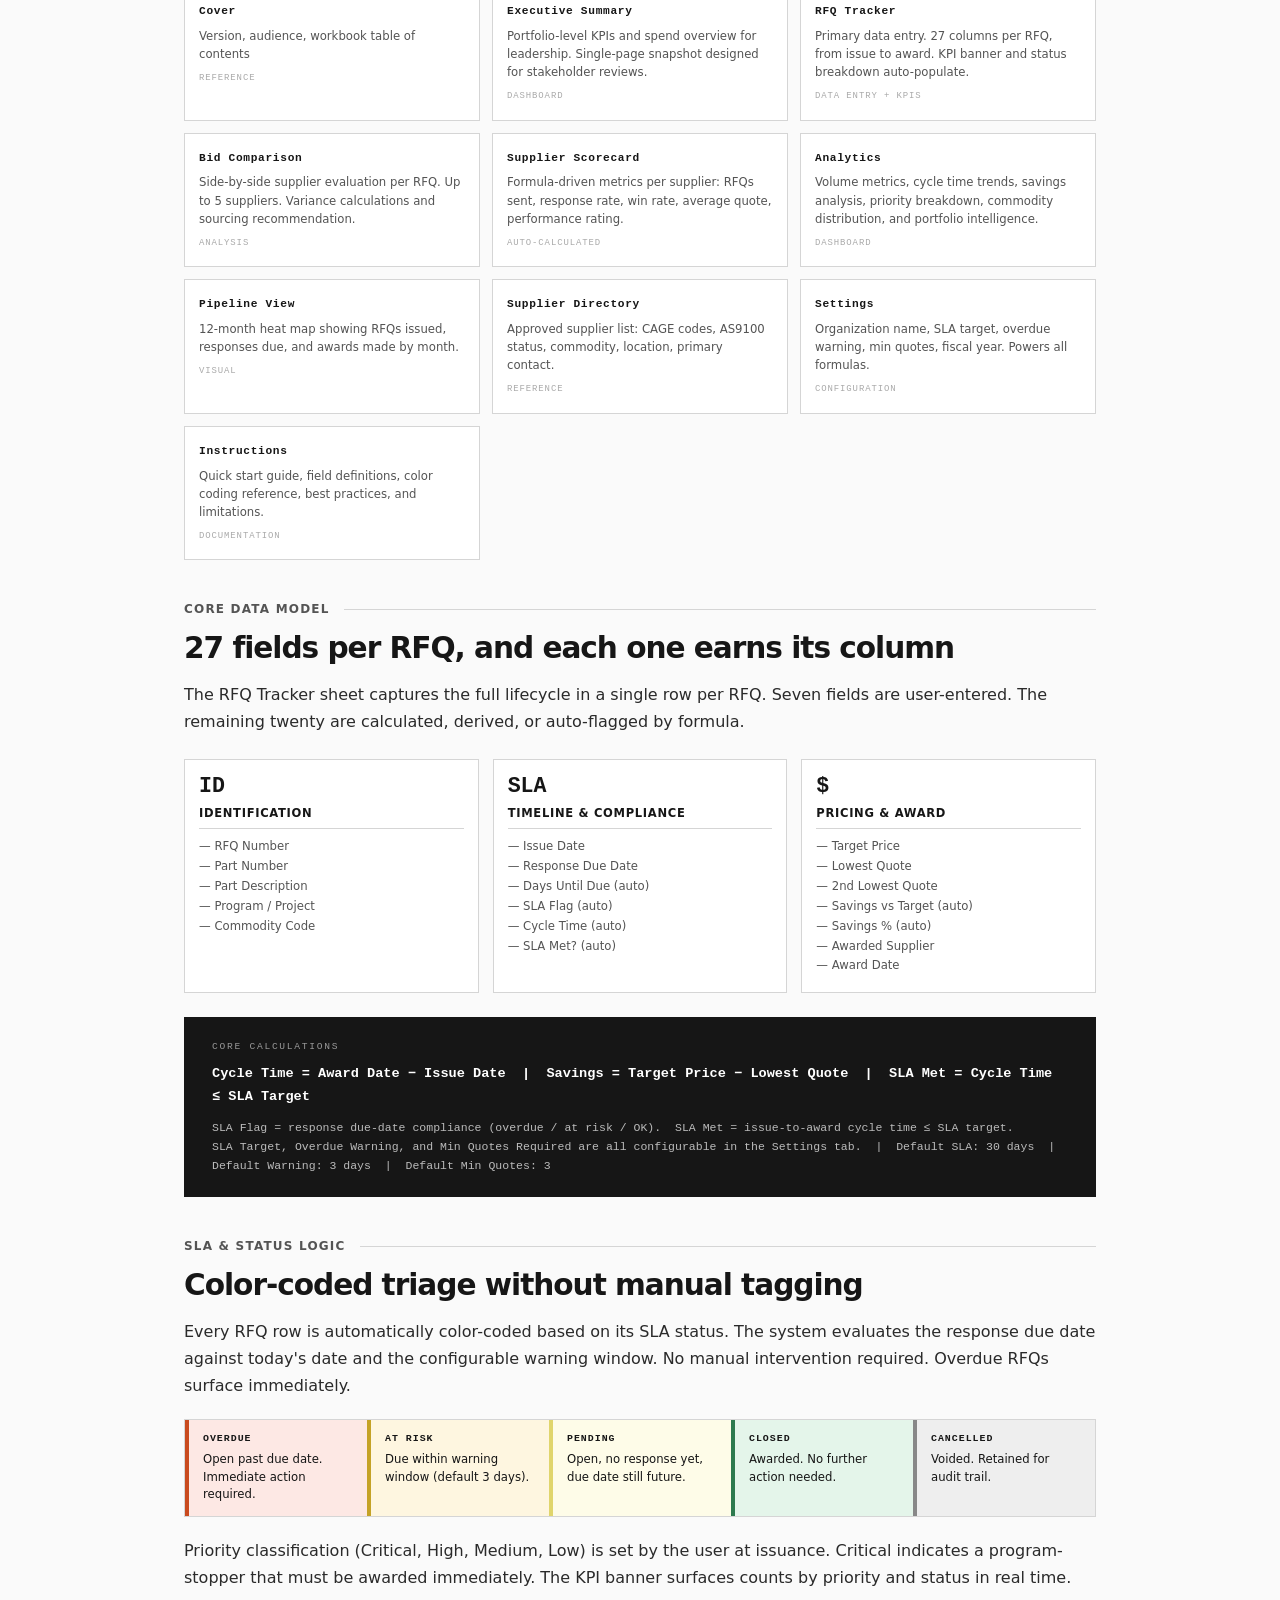
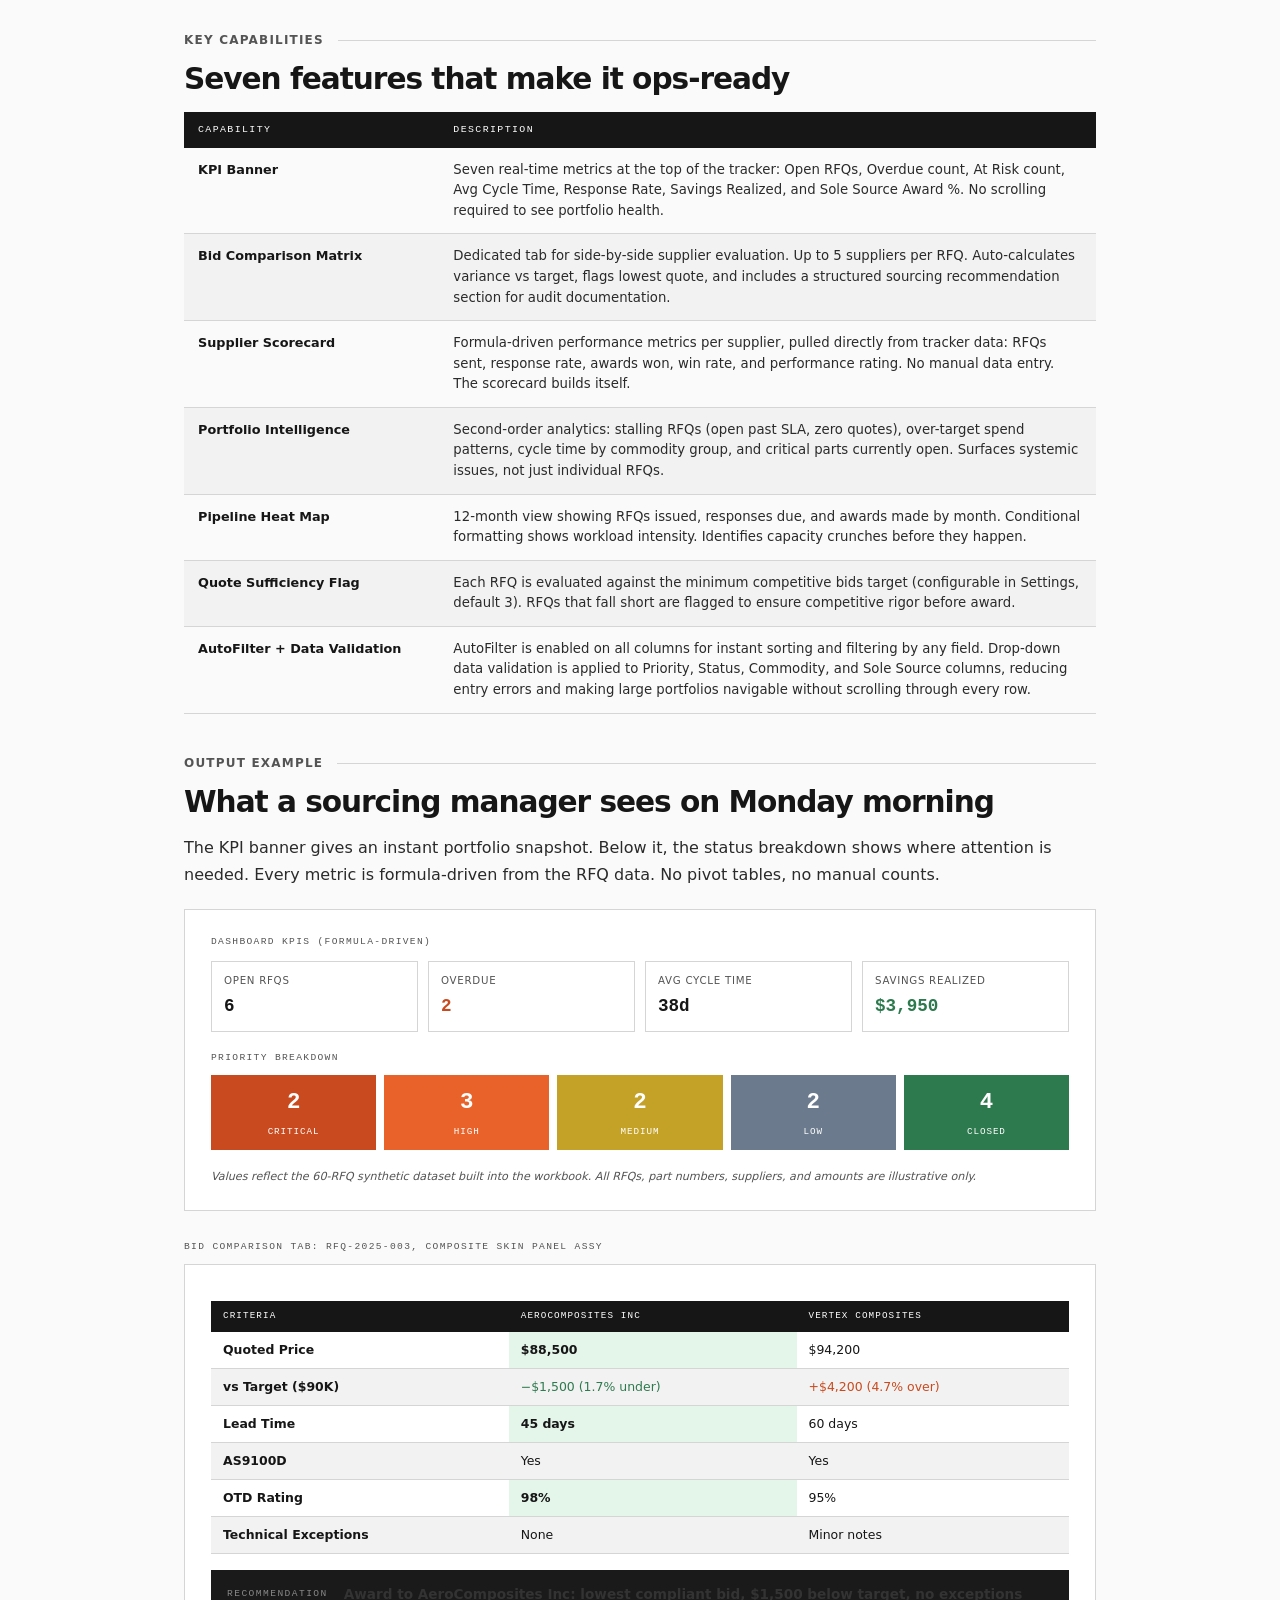
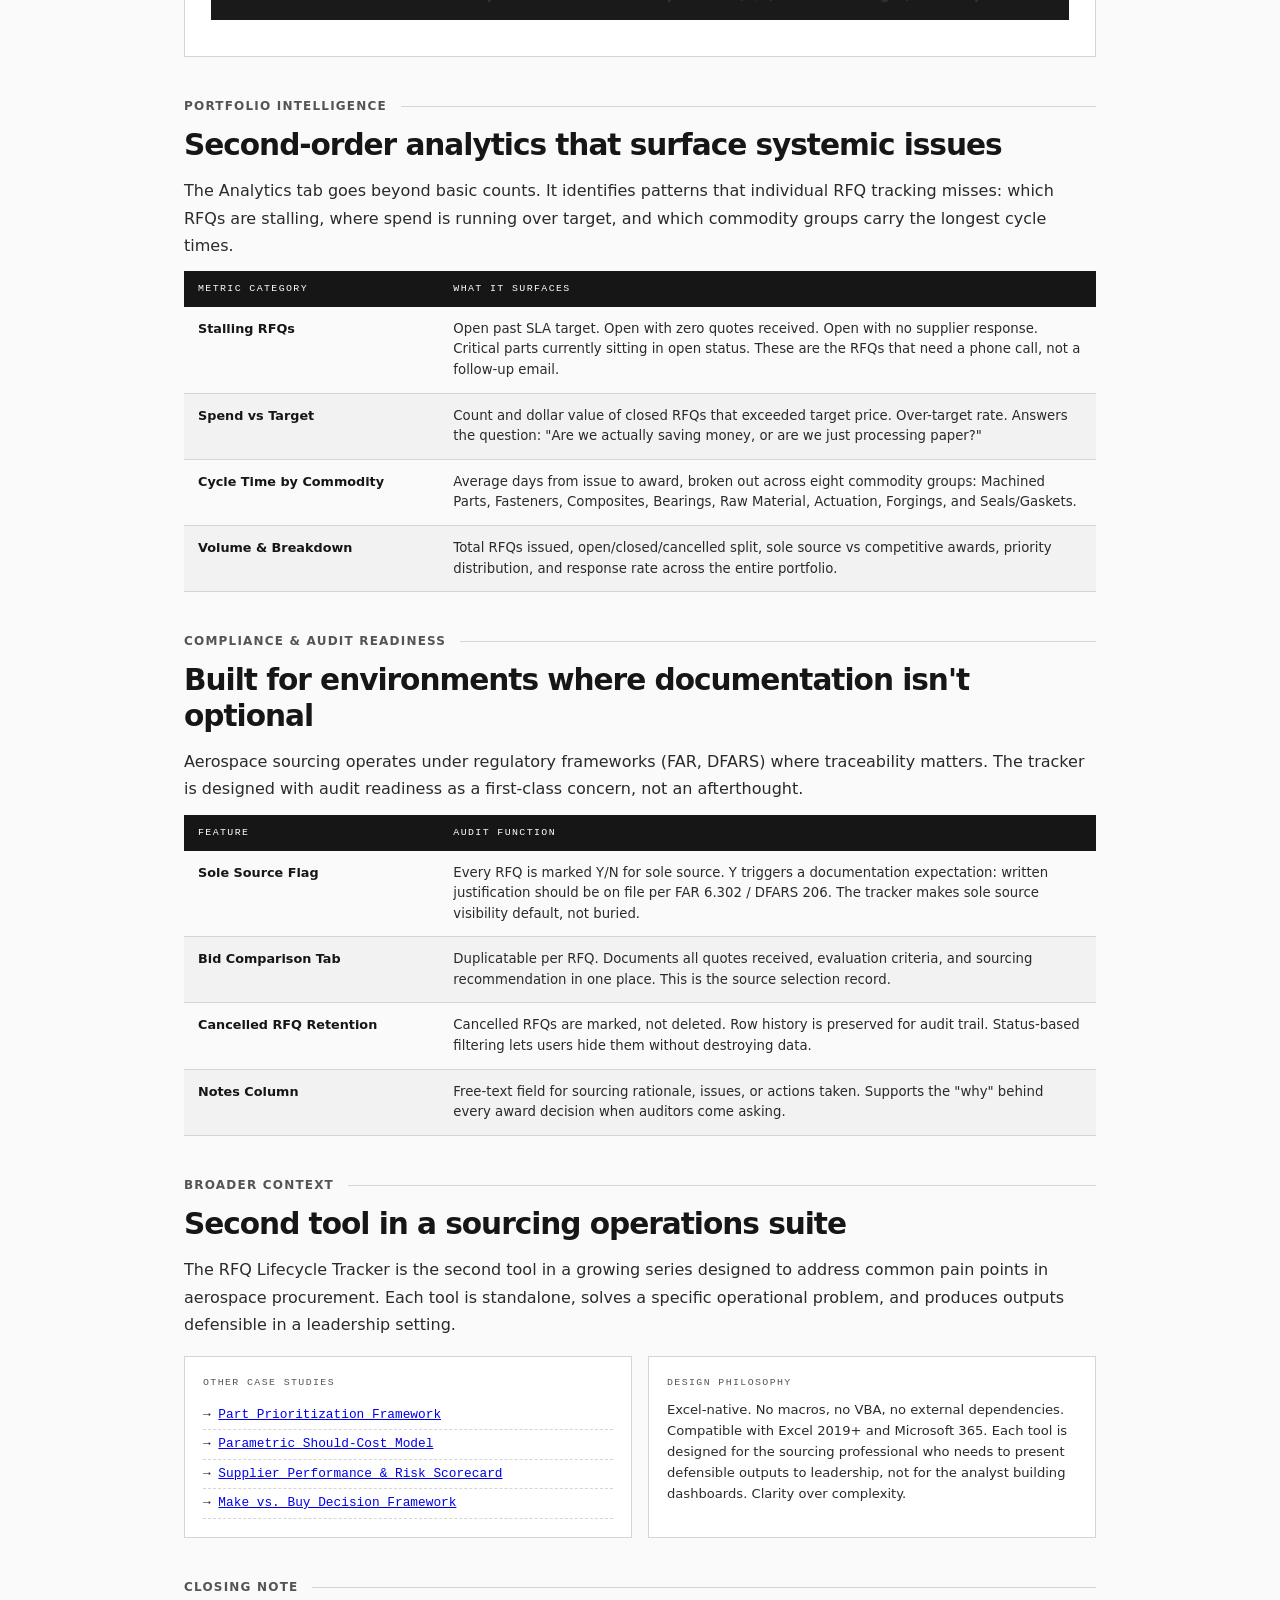
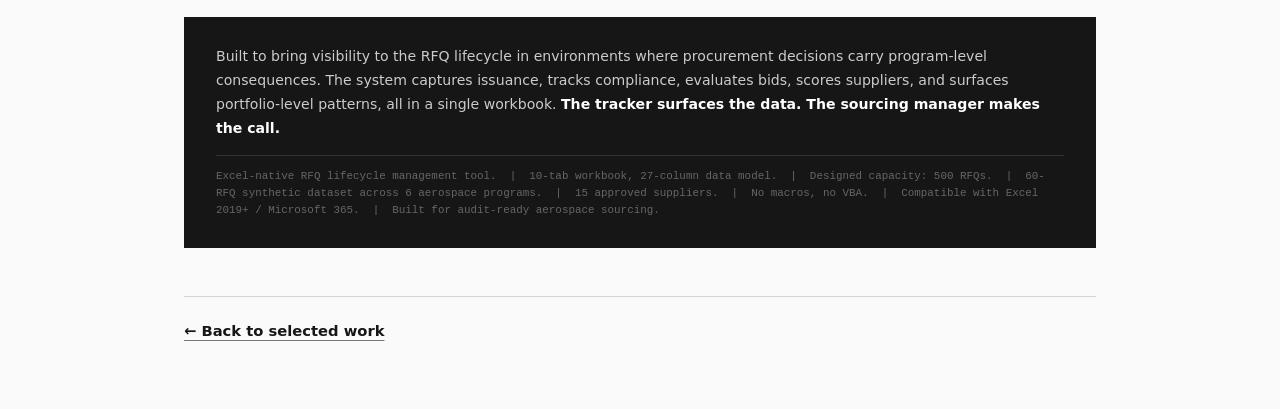
<file: case-studies/rfq-tracker.html>
<!DOCTYPE html>
<html lang="en">
<head>
<meta charset="UTF-8">
<meta name="viewport" content="width=device-width, initial-scale=1.0">
<title>Aerospace RFQ Tracker | Kenyon Woodley</title>
<style>
  *, *::before, *::after { box-sizing: border-box; margin: 0; padding: 0; }

  :root {
    --bg: #f5f4f0;
    --ink: #1a1a1a;
    --muted: #6b6b6b;
    --accent: #c94a1e;
    --accent2: #e8622a;
    --rule: #d0cfc9;
    --card-bg: #ffffff;
    --tag-bg: #ebebeb;
    --mono: 'Space Mono', 'Courier New', monospace;
    --sans: 'Inter', 'Helvetica Neue', 'Helvetica', sans-serif;
  }

  html { font-size: 15px; }
  body {
    background: var(--bg);
    color: var(--ink);
    font-family: var(--sans);
    font-weight: 400;
    line-height: 1.6;
    -webkit-font-smoothing: antialiased;
  }

  .page { max-width: 900px; margin: 0 auto; padding: 64px 40px 80px; }

  /* HEADER */
  .header { border-top: 2px solid var(--ink); padding-top: 20px; margin-bottom: 48px; display: flex; justify-content: space-between; align-items: flex-start; gap: 24px; }
  .header-eyebrow { font-family: var(--mono); font-size: 0.65rem; letter-spacing: 0.14em; text-transform: uppercase; color: var(--muted); margin-bottom: 10px; }
  .header-title { font-size: 2rem; font-weight: 700; letter-spacing: -0.02em; line-height: 1.15; }
  .header-sub { font-size: 0.8rem; color: var(--muted); margin-top: 8px; font-family: var(--mono); }
  .header-badge { flex-shrink: 0; background: var(--ink); color: #fff; font-family: var(--mono); font-size: 1.1rem; font-weight: 700; padding: 10px 18px; letter-spacing: 0.05em; margin-top: 4px; }

  /* SECTION */
  .section { margin-bottom: 40px; }
  .section-label { font-family: var(--mono); font-size: 0.62rem; letter-spacing: 0.18em; text-transform: uppercase; color: var(--accent); display: flex; align-items: center; gap: 14px; margin-bottom: 12px; }
  .section-label::after { content: ''; flex: 1; height: 1px; background: var(--accent); opacity: 0.4; }
  .section-heading { font-size: 1.45rem; font-weight: 700; letter-spacing: -0.015em; line-height: 1.2; margin-bottom: 14px; }
  .section-body { font-size: 0.88rem; color: #2a2a2a; line-height: 1.7; }
  .section-body p + p { margin-top: 10px; }
  .section-body em { font-style: italic; color: var(--muted); }
  .pull-quote { font-family: var(--mono); font-size: 0.82rem; color: var(--ink); border-left: 3px solid var(--accent); padding: 8px 16px; margin: 18px 0; background: #f0eeea; }

  /* FORMULA BOX */
  .formula-box { background: var(--ink); color: #fff; padding: 22px 28px; margin: 24px 0; font-family: var(--mono); font-size: 0.78rem; line-height: 1.65; break-inside: avoid; }
  .formula-box .formula-label { font-size: 0.6rem; letter-spacing: 0.18em; text-transform: uppercase; color: #999; margin-bottom: 8px; }
  .formula-box .formula-main { font-size: 0.85rem; color: #fff; font-weight: 700; margin-bottom: 10px; }
  .formula-box .formula-modes { color: #bbb; font-size: 0.72rem; }

  /* DIM GRID */
  .dim-grid { display: grid; grid-template-columns: repeat(3, 1fr); gap: 14px; margin: 24px 0; }
  .dim-card { background: var(--card-bg); border: 1px solid var(--rule); padding: 16px 14px; break-inside: avoid; }
  .dim-icon { font-family: var(--mono); font-size: 1.35rem; font-weight: 700; color: var(--accent); line-height: 1; margin-bottom: 6px; }
  .dim-title { font-size: 0.72rem; font-weight: 700; letter-spacing: 0.06em; text-transform: uppercase; margin-bottom: 8px; border-bottom: 1px solid var(--rule); padding-bottom: 6px; }
  .dim-items { list-style: none; font-size: 0.73rem; color: var(--muted); line-height: 1.7; }
  .dim-items li::before { content: '— '; }

  /* TABLE */
  .styled-table { width: 100%; border-collapse: collapse; font-size: 0.84rem; margin-top: 18px; }
  .styled-table thead tr { background: var(--ink); color: #fff; }
  .styled-table thead th { padding: 10px 14px; text-align: left; font-family: var(--mono); font-size: 0.62rem; letter-spacing: 0.14em; text-transform: uppercase; font-weight: 400; }
  .styled-table tbody tr { border-bottom: 1px solid var(--rule); }
  .styled-table tbody tr:nth-child(even) { background: #f9f8f5; }
  .styled-table td { padding: 12px 14px; vertical-align: top; line-height: 1.55; }
  .styled-table td:first-child { font-weight: 600; font-size: 0.8rem; width: 28%; color: var(--ink); }
  .styled-table td:last-child { color: #2a2a2a; font-size: 0.83rem; }

  /* OUTPUT CARD */
  .output-card { background: var(--card-bg); border: 1px solid var(--rule); padding: 24px 26px; margin-top: 20px; }
  .output-kpi-row { display: grid; grid-template-columns: repeat(4, 1fr); gap: 10px; margin-bottom: 18px; break-inside: avoid; }
  .output-kpi-item { border: 1px solid var(--rule); padding: 10px 12px; }
  .output-kpi-label { font-size: 0.64rem; text-transform: uppercase; letter-spacing: 0.07em; color: var(--muted); margin-bottom: 4px; }
  .output-kpi-val { font-family: var(--mono); font-size: 1.1rem; font-weight: 700; }
  .output-kpi-val.green { color: #2d7a4e; }
  .output-kpi-val.red { color: #c94a1e; }
  .output-kpi-val.neutral { color: var(--ink); }

  .status-row { display: grid; grid-template-columns: repeat(5, 1fr); gap: 8px; margin-bottom: 18px; break-inside: avoid; }
  .status-chip { text-align: center; padding: 10px 8px; font-family: var(--mono); font-size: 0.68rem; font-weight: 700; }
  .status-chip .chip-count { font-size: 1.4rem; display: block; margin-bottom: 2px; }
  .status-chip .chip-label { font-size: 0.58rem; font-weight: 400; letter-spacing: 0.1em; text-transform: uppercase; }
  .chip-critical { background: #c94a1e; color: #fff; }
  .chip-high { background: #e8622a; color: #fff; }
  .chip-medium { background: #c4a227; color: #fff; }
  .chip-low { background: #6b7a8d; color: #fff; }
  .chip-closed { background: #2d7a4e; color: #fff; }

  .action-row { background: #1a1a1a; color: #fff; padding: 14px 16px; display: flex; align-items: flex-start; gap: 16px; margin-bottom: 12px; }
  .action-label { font-family: var(--mono); font-size: 0.6rem; letter-spacing: 0.15em; text-transform: uppercase; color: #888; flex-shrink: 0; padding-top: 2px; }
  .action-value { font-size: 0.85rem; font-weight: 600; color: var(--accent2); }

  .output-footnote { font-size: 0.7rem; color: var(--muted); font-style: italic; margin-top: 14px; padding-top: 10px; border-top: 1px solid var(--rule); }

  /* COLOR STRIP */
  .color-strip { display: grid; grid-template-columns: repeat(5, 1fr); gap: 0; margin: 20px 0; border: 1px solid var(--rule); overflow: hidden; break-inside: avoid; }
  .color-strip-item { padding: 12px 14px; font-size: 0.73rem; line-height: 1.5; }
  .color-strip-item .strip-label { font-family: var(--mono); font-size: 0.62rem; font-weight: 700; letter-spacing: 0.1em; text-transform: uppercase; margin-bottom: 4px; }
  .strip-red { background: #fde8e4; border-left: 4px solid #c94a1e; }
  .strip-amber { background: #fef6e0; border-left: 4px solid #c4a227; }
  .strip-yellow { background: #fefce8; border-left: 4px solid #e0d56c; }
  .strip-green { background: #e4f5ea; border-left: 4px solid #2d7a4e; }
  .strip-grey { background: #eeeeee; border-left: 4px solid #888888; }

  /* WORKBOOK MAP */
  .workbook-map { display: grid; grid-template-columns: repeat(3, 1fr); gap: 12px; margin: 20px 0; }
  .wb-tab { background: var(--card-bg); border: 1px solid var(--rule); padding: 16px 14px; break-inside: avoid; }
  .wb-tab-name { font-family: var(--mono); font-size: 0.7rem; font-weight: 700; letter-spacing: 0.06em; color: var(--accent); margin-bottom: 6px; }
  .wb-tab-desc { font-size: 0.73rem; color: var(--muted); line-height: 1.55; }
  .wb-tab-type { font-family: var(--mono); font-size: 0.56rem; letter-spacing: 0.1em; text-transform: uppercase; color: #aaa; margin-top: 8px; }

  /* LIFECYCLE FLOW */
  .lifecycle-flow { display: flex; align-items: center; gap: 0; margin: 24px 0; overflow: hidden; break-inside: avoid; }
  .lf-step { flex: 1; padding: 14px 16px; background: var(--card-bg); border: 1px solid var(--rule); text-align: center; }
  .lf-step + .lf-step { margin-left: -1px; }
  .lf-step-num { font-family: var(--mono); font-size: 0.58rem; color: var(--muted); letter-spacing: 0.1em; }
  .lf-step-name { font-size: 0.76rem; font-weight: 700; margin-top: 2px; }
  .lf-step-detail { font-size: 0.65rem; color: var(--muted); margin-top: 4px; line-height: 1.4; }
  .lf-arrow { font-family: var(--mono); font-size: 1.1rem; color: var(--accent); flex-shrink: 0; padding: 0 2px; }
  .lf-step.active { background: var(--ink); border-color: var(--ink); }
  .lf-step.active .lf-step-num { color: #888; }
  .lf-step.active .lf-step-name { color: #fff; }
  .lf-step.active .lf-step-detail { color: #999; }

  /* BID TABLE */
  .bid-table { width: 100%; border-collapse: collapse; font-size: 0.78rem; margin-top: 14px; }
  .bid-table thead tr { background: var(--ink); color: #fff; }
  .bid-table thead th { padding: 8px 12px; text-align: left; font-family: var(--mono); font-size: 0.58rem; letter-spacing: 0.12em; text-transform: uppercase; font-weight: 400; }
  .bid-table tbody tr { border-bottom: 1px solid var(--rule); }
  .bid-table tbody tr:nth-child(even) { background: #f9f8f5; }
  .bid-table td { padding: 8px 12px; vertical-align: middle; }
  .bid-table .winner { background: #e4f5ea; font-weight: 600; }
  .bid-table .over-target { color: #c94a1e; }
  .bid-table .under-target { color: #2d7a4e; }

  /* CONTEXT */
  .context-grid { display: grid; grid-template-columns: 1fr 1fr; gap: 16px; margin-top: 18px; break-inside: avoid; }
  .context-card { background: var(--card-bg); border: 1px solid var(--rule); padding: 18px; }
  .context-card-label { font-family: var(--mono); font-size: 0.62rem; text-transform: uppercase; letter-spacing: 0.14em; color: var(--muted); margin-bottom: 8px; }
  .context-card-body { font-size: 0.82rem; color: #2a2a2a; line-height: 1.6; }
  .upcoming-list { margin-top: 10px; font-size: 0.8rem; color: var(--muted); }
  .upcoming-list li { list-style: none; padding: 4px 0; border-bottom: 1px dashed var(--rule); font-family: var(--mono); }
  .upcoming-list li::before { content: '→ '; color: var(--accent); }

  .closing-box { background: var(--ink); color: #fff; padding: 28px 32px; margin-top: 20px; break-inside: avoid; }
  .closing-box p { font-size: 0.88rem; line-height: 1.7; color: #ccc; }
  .closing-box p strong { color: #fff; }
  .closing-meta { margin-top: 14px; font-family: var(--mono); font-size: 0.68rem; color: #666; border-top: 1px solid #333; padding-top: 12px; }

  .page-footer { border-top: 1px solid var(--rule); padding-top: 12px; margin-top: 24px; display: flex; justify-content: space-between; font-family: var(--mono); font-size: 0.65rem; color: var(--muted); }

  @media (max-width: 680px) {
    .page { padding: 32px 20px 48px; }
    .dim-grid, .output-kpi-row, .context-grid, .workbook-map { grid-template-columns: 1fr 1fr; }
    .lifecycle-flow { flex-wrap: wrap; }
    .status-row { grid-template-columns: repeat(3, 1fr); }
    .color-strip { grid-template-columns: 1fr; }
  }
</style>
<link rel="stylesheet" href="../assets/site-theme.css">
<link rel="stylesheet" href="../assets/case-study.css">
</head>
<body>
<a class="case-skip" href="#main">Skip to content</a>
<nav class="case-nav" aria-label="Portfolio">
  <div>
    <a class="case-wordmark" href="../">Kenyon Woodley</a>
    <a href="../#work">Selected work</a>
  </div>
</nav>
<main id="main" class="page" tabindex="-1">

  <!-- HEADER -->
  <header class="header">
    <p class="header-eyebrow">Sourcing Operations Suite</p>
    <h1 class="header-title">Aerospace RFQ Tracker</h1>
    <p class="case-intro">Follow requests for quotation from issuance through award in one workbook.</p>
    <p class="header-sub">Excel workbook · 60 fictional RFQs</p>
    <div class="case-actions">
      <a class="case-primary" href="../tools/RFQ_Tracker.xlsx" download>Download workbook</a>
      <a href="../pdfs/RFQ_Tracker_Case_Study.pdf">PDF case study</a>
    </div>
  </header>

  <!-- 01 PROBLEM -->
  <div class="section">
    <div class="section-label">Problem</div>
    <h2 class="section-heading">RFQs disappear into inboxes. Cycle time balloons. Nobody knows what's overdue.</h2>
    <div class="section-body">
      <p>In aerospace sourcing, a single missed RFQ response can stall a production line. But most organizations track RFQs in email threads, scattered spreadsheets, and memory. There is no single view of what's been issued, what's been quoted, what's overdue, and what the savings picture looks like.</p>
      <p>The consequences compound: sole-source justifications go undocumented, cycle times drift without anyone noticing, SLA compliance becomes unmeasurable, and supplier performance data (if it exists at all) lives in tribal knowledge.</p>
      <div class="pull-quote">"How many RFQs are open right now? Which ones are overdue? What's our average cycle time?" Three basic questions that should take 10 seconds to answer, but rarely do.</div>
    </div>
  </div>

  <!-- 02 INSIGHT -->
  <div class="section">
    <div class="section-label">Insight</div>
    <h2 class="section-heading">The RFQ isn't a document. It's a lifecycle.</h2>
    <div class="section-body">
      <p>Most tracking tools treat an RFQ as a line item: issued, done. But the sourcing value sits in what happens between issue and award. How many quotes came back. Whether the response was on time. What the price delta was against target. Whether the supplier earned the business on merit or by default.</p>
      <p><em>A tracker that only records issuance solves the wrong problem. The system needs to capture the full lifecycle: issue, response, evaluation, award, and the performance metrics that fall out of each stage.</em></p>
      <div class="pull-quote">"We don't have anything like this." — VP of Business Process Improvement, consumer goods manufacturing</div>
    </div>
  </div>

  <!-- 03 APPROACH -->
  <div class="section" style="page-break-before:always;break-before:page;">
    <div class="section-label">Approach</div>
    <h2 class="section-heading">A 10-tab workbook that tracks the full RFQ lifecycle</h2>
    <div class="section-body">
      <p>The tracker captures every RFQ from initial issue through supplier response, bid evaluation, and final award. KPIs, SLA flags, formula-driven supplier scorecard metrics, and savings calculations are all powered by the data you enter. Every calculation runs through a centralized Settings tab. No macros. No VBA. Pure Excel logic.</p>
    </div>

    <div class="lifecycle-flow">
      <div class="lf-step">
        <div class="lf-step-num">01</div>
        <div class="lf-step-name">Issue</div>
        <div class="lf-step-detail">RFQ created<br>SLA clock starts</div>
      </div>
      <div class="lf-arrow">→</div>
      <div class="lf-step">
        <div class="lf-step-num">02</div>
        <div class="lf-step-name">Track</div>
        <div class="lf-step-detail">Days until due<br>SLA flag auto-set</div>
      </div>
      <div class="lf-arrow">→</div>
      <div class="lf-step">
        <div class="lf-step-num">03</div>
        <div class="lf-step-name">Quote</div>
        <div class="lf-step-detail">Responses received<br>Price vs target</div>
      </div>
      <div class="lf-arrow">→</div>
      <div class="lf-step">
        <div class="lf-step-num">04</div>
        <div class="lf-step-name">Evaluate</div>
        <div class="lf-step-detail">Bid comparison<br>Source selection</div>
      </div>
      <div class="lf-arrow">→</div>
      <div class="lf-step active">
        <div class="lf-step-num">05</div>
        <div class="lf-step-name">Award</div>
        <div class="lf-step-detail">Cycle time logged<br>SLA compliance set</div>
      </div>
    </div>

    <div style="font-family:var(--mono);font-size:0.6rem;letter-spacing:0.14em;text-transform:uppercase;color:var(--muted);margin-bottom:12px;margin-top:28px;">Workbook Architecture: 10 Tabs</div>
    <div class="workbook-map">
      <div class="wb-tab">
        <div class="wb-tab-name">Cover</div>
        <div class="wb-tab-desc">Version, audience, workbook table of contents</div>
        <div class="wb-tab-type">Reference</div>
      </div>
      <div class="wb-tab">
        <div class="wb-tab-name">Executive Summary</div>
        <div class="wb-tab-desc">Portfolio-level KPIs and spend overview for leadership. Single-page snapshot designed for stakeholder reviews.</div>
        <div class="wb-tab-type">Dashboard</div>
      </div>
      <div class="wb-tab">
        <div class="wb-tab-name">RFQ Tracker</div>
        <div class="wb-tab-desc">Primary data entry. 27 columns per RFQ, from issue to award. KPI banner and status breakdown auto-populate.</div>
        <div class="wb-tab-type">Data Entry + KPIs</div>
      </div>
      <div class="wb-tab">
        <div class="wb-tab-name">Bid Comparison</div>
        <div class="wb-tab-desc">Side-by-side supplier evaluation per RFQ. Up to 5 suppliers. Variance calculations and sourcing recommendation.</div>
        <div class="wb-tab-type">Analysis</div>
      </div>
      <div class="wb-tab">
        <div class="wb-tab-name">Supplier Scorecard</div>
        <div class="wb-tab-desc">Formula-driven metrics per supplier: RFQs sent, response rate, win rate, average quote, performance rating.</div>
        <div class="wb-tab-type">Auto-Calculated</div>
      </div>
      <div class="wb-tab">
        <div class="wb-tab-name">Analytics</div>
        <div class="wb-tab-desc">Volume metrics, cycle time trends, savings analysis, priority breakdown, commodity distribution, and portfolio intelligence.</div>
        <div class="wb-tab-type">Dashboard</div>
      </div>
      <div class="wb-tab">
        <div class="wb-tab-name">Pipeline View</div>
        <div class="wb-tab-desc">12-month heat map showing RFQs issued, responses due, and awards made by month.</div>
        <div class="wb-tab-type">Visual</div>
      </div>
      <div class="wb-tab">
        <div class="wb-tab-name">Supplier Directory</div>
        <div class="wb-tab-desc">Approved supplier list: CAGE codes, AS9100 status, commodity, location, primary contact.</div>
        <div class="wb-tab-type">Reference</div>
      </div>
      <div class="wb-tab">
        <div class="wb-tab-name">Settings</div>
        <div class="wb-tab-desc">Organization name, SLA target, overdue warning, min quotes, fiscal year. Powers all formulas.</div>
        <div class="wb-tab-type">Configuration</div>
      </div>
      <div class="wb-tab">
        <div class="wb-tab-name">Instructions</div>
        <div class="wb-tab-desc">Quick start guide, field definitions, color coding reference, best practices, and limitations.</div>
        <div class="wb-tab-type">Documentation</div>
      </div>
    </div>
  </div>

  <!-- 04 CORE DATA MODEL -->
  <div class="section" style="page-break-before:always;break-before:page;">
    <div class="section-label">Core Data Model</div>
    <h2 class="section-heading">27 fields per RFQ, and each one earns its column</h2>
    <div class="section-body">
      <p>The RFQ Tracker sheet captures the full lifecycle in a single row per RFQ. Seven fields are user-entered. The remaining twenty are calculated, derived, or auto-flagged by formula.</p>
    </div>

    <div class="dim-grid">
      <div class="dim-card">
        <div class="dim-icon">ID</div>
        <div class="dim-title">Identification</div>
        <ul class="dim-items">
          <li>RFQ Number</li>
          <li>Part Number</li>
          <li>Part Description</li>
          <li>Program / Project</li>
          <li>Commodity Code</li>
        </ul>
      </div>
      <div class="dim-card">
        <div class="dim-icon">SLA</div>
        <div class="dim-title">Timeline & Compliance</div>
        <ul class="dim-items">
          <li>Issue Date</li>
          <li>Response Due Date</li>
          <li>Days Until Due (auto)</li>
          <li>SLA Flag (auto)</li>
          <li>Cycle Time (auto)</li>
          <li>SLA Met? (auto)</li>
        </ul>
      </div>
      <div class="dim-card">
        <div class="dim-icon">$</div>
        <div class="dim-title">Pricing & Award</div>
        <ul class="dim-items">
          <li>Target Price</li>
          <li>Lowest Quote</li>
          <li>2nd Lowest Quote</li>
          <li>Savings vs Target (auto)</li>
          <li>Savings % (auto)</li>
          <li>Awarded Supplier</li>
          <li>Award Date</li>
        </ul>
      </div>
    </div>

    <div class="formula-box">
      <div class="formula-label">Core Calculations</div>
      <div class="formula-main">Cycle Time = Award Date − Issue Date &nbsp;|&nbsp; Savings = Target Price − Lowest Quote &nbsp;|&nbsp; SLA Met = Cycle Time ≤ SLA Target</div>
      <div class="formula-modes">SLA Flag = response due-date compliance (overdue / at risk / OK). &nbsp;SLA Met = issue-to-award cycle time ≤ SLA target.<br>SLA Target, Overdue Warning, and Min Quotes Required are all configurable in the Settings tab. &nbsp;|&nbsp; Default SLA: 30 days &nbsp;|&nbsp; Default Warning: 3 days &nbsp;|&nbsp; Default Min Quotes: 3</div>
    </div>
  </div>

  <!-- 05 SLA & STATUS LOGIC -->
  <div class="section">
    <div class="section-label">SLA & Status Logic</div>
    <h2 class="section-heading">Color-coded triage without manual tagging</h2>
    <div class="section-body">
      <p>Every RFQ row is automatically color-coded based on its SLA status. The system evaluates the response due date against today's date and the configurable warning window. No manual intervention required. Overdue RFQs surface immediately.</p>
    </div>

    <div class="color-strip">
      <div class="color-strip-item strip-red">
        <div class="strip-label">Overdue</div>
        Open past due date. Immediate action required.
      </div>
      <div class="color-strip-item strip-amber">
        <div class="strip-label">At Risk</div>
        Due within warning window (default 3 days).
      </div>
      <div class="color-strip-item strip-yellow">
        <div class="strip-label">Pending</div>
        Open, no response yet, due date still future.
      </div>
      <div class="color-strip-item strip-green">
        <div class="strip-label">Closed</div>
        Awarded. No further action needed.
      </div>
      <div class="color-strip-item strip-grey">
        <div class="strip-label">Cancelled</div>
        Voided. Retained for audit trail.
      </div>
    </div>

    <div class="section-body">
      <p>Priority classification (Critical, High, Medium, Low) is set by the user at issuance. Critical indicates a program-stopper that must be awarded immediately. The KPI banner surfaces counts by priority and status in real time.</p>
    </div>
  </div>

  <!-- 06 KEY CAPABILITIES -->
  <div class="section">
    <div class="section-label">Key Capabilities</div>
    <h2 class="section-heading">Seven features that make it ops-ready</h2>
    <div class="case-table-wrap" role="region" aria-label="Data table" tabindex="0">
      <table class="styled-table">
      <thead>
        <tr>
          <th>Capability</th>
          <th>Description</th>
        </tr>
      </thead>
      <tbody>
        <tr>
          <td>KPI Banner</td>
          <td>Seven real-time metrics at the top of the tracker: Open RFQs, Overdue count, At Risk count, Avg Cycle Time, Response Rate, Savings Realized, and Sole Source Award %. No scrolling required to see portfolio health.</td>
        </tr>
        <tr>
          <td>Bid Comparison Matrix</td>
          <td>Dedicated tab for side-by-side supplier evaluation. Up to 5 suppliers per RFQ. Auto-calculates variance vs target, flags lowest quote, and includes a structured sourcing recommendation section for audit documentation.</td>
        </tr>
        <tr>
          <td>Supplier Scorecard</td>
          <td>Formula-driven performance metrics per supplier, pulled directly from tracker data: RFQs sent, response rate, awards won, win rate, and performance rating. No manual data entry. The scorecard builds itself.</td>
        </tr>
        <tr>
          <td>Portfolio Intelligence</td>
          <td>Second-order analytics: stalling RFQs (open past SLA, zero quotes), over-target spend patterns, cycle time by commodity group, and critical parts currently open. Surfaces systemic issues, not just individual RFQs.</td>
        </tr>
        <tr>
          <td>Pipeline Heat Map</td>
          <td>12-month view showing RFQs issued, responses due, and awards made by month. Conditional formatting shows workload intensity. Identifies capacity crunches before they happen.</td>
        </tr>
        <tr>
          <td>Quote Sufficiency Flag</td>
          <td>Each RFQ is evaluated against the minimum competitive bids target (configurable in Settings, default 3). RFQs that fall short are flagged to ensure competitive rigor before award.</td>
        </tr>
        <tr>
          <td>AutoFilter + Data Validation</td>
          <td>AutoFilter is enabled on all columns for instant sorting and filtering by any field. Drop-down data validation is applied to Priority, Status, Commodity, and Sole Source columns, reducing entry errors and making large portfolios navigable without scrolling through every row.</td>
        </tr>
      </tbody>
    </table>
    </div>
  </div>

  <!-- 07 OUTPUT EXAMPLE -->
  <div class="section" style="page-break-before:always;break-before:page;">
    <div class="section-label">Output Example</div>
    <h2 class="section-heading">What a sourcing manager sees on Monday morning</h2>
    <div class="section-body">
      <p>The KPI banner gives an instant portfolio snapshot. Below it, the status breakdown shows where attention is needed. Every metric is formula-driven from the RFQ data. No pivot tables, no manual counts.</p>
    </div>

    <div class="output-card">
      <div style="font-family:var(--mono);font-size:0.6rem;letter-spacing:0.14em;text-transform:uppercase;color:var(--muted);margin-bottom:12px;">Dashboard KPIs (Formula-Driven)</div>

      <div class="output-kpi-row">
        <div class="output-kpi-item">
          <div class="output-kpi-label">Open RFQs</div>
          <div class="output-kpi-val neutral">6</div>
        </div>
        <div class="output-kpi-item">
          <div class="output-kpi-label">Overdue</div>
          <div class="output-kpi-val red">2</div>
        </div>
        <div class="output-kpi-item">
          <div class="output-kpi-label">Avg Cycle Time</div>
          <div class="output-kpi-val neutral">38d</div>
        </div>
        <div class="output-kpi-item">
          <div class="output-kpi-label">Savings Realized</div>
          <div class="output-kpi-val green">$3,950</div>
        </div>
      </div>

      <div style="font-family:var(--mono);font-size:0.6rem;letter-spacing:0.14em;text-transform:uppercase;color:var(--muted);margin-bottom:10px;">Priority Breakdown</div>
      <div class="status-row">
        <div class="status-chip chip-critical"><span class="chip-count">2</span><span class="chip-label">Critical</span></div>
        <div class="status-chip chip-high"><span class="chip-count">3</span><span class="chip-label">High</span></div>
        <div class="status-chip chip-medium"><span class="chip-count">2</span><span class="chip-label">Medium</span></div>
        <div class="status-chip chip-low"><span class="chip-count">2</span><span class="chip-label">Low</span></div>
        <div class="status-chip chip-closed"><span class="chip-count">4</span><span class="chip-label">Closed</span></div>
      </div>

      <div class="output-footnote" style="border-top:none;padding-top:0;margin-top:4px;">Values reflect the 60-RFQ synthetic dataset built into the workbook. All RFQs, part numbers, suppliers, and amounts are illustrative only.</div>
    </div>

    <!-- BID COMPARISON -->
    <div style="margin-top:28px;">
      <div style="font-family:var(--mono);font-size:0.6rem;letter-spacing:0.14em;text-transform:uppercase;color:var(--muted);margin-bottom:10px;">Bid Comparison Tab: RFQ-2025-003, Composite Skin Panel Assy</div>
      <div class="output-card" style="margin-top:0;">
        <div class="case-table-wrap" role="region" aria-label="Data table" tabindex="0">
          <table class="bid-table">
          <thead>
            <tr>
              <th>Criteria</th>
              <th>AeroComposites Inc</th>
              <th>Vertex Composites</th>
            </tr>
          </thead>
          <tbody>
            <tr>
              <td style="font-weight:600;">Quoted Price</td>
              <td class="winner">$88,500</td>
              <td>$94,200</td>
            </tr>
            <tr>
              <td style="font-weight:600;">vs Target ($90K)</td>
              <td class="under-target">−$1,500 (1.7% under)</td>
              <td class="over-target">+$4,200 (4.7% over)</td>
            </tr>
            <tr>
              <td style="font-weight:600;">Lead Time</td>
              <td class="winner">45 days</td>
              <td>60 days</td>
            </tr>
            <tr>
              <td style="font-weight:600;">AS9100D</td>
              <td>Yes</td>
              <td>Yes</td>
            </tr>
            <tr>
              <td style="font-weight:600;">OTD Rating</td>
              <td class="winner">98%</td>
              <td>95%</td>
            </tr>
            <tr>
              <td style="font-weight:600;">Technical Exceptions</td>
              <td>None</td>
              <td>Minor notes</td>
            </tr>
          </tbody>
        </table>
        </div>

        <div class="action-row" style="margin-top:14px;">
          <div class="action-label">Recommendation</div>
          <div class="action-value">Award to AeroComposites Inc: lowest compliant bid, $1,500 below target, no exceptions</div>
        </div>
      </div>
    </div>
  </div>

  <!-- 08 PORTFOLIO INTELLIGENCE -->
  <div class="section">
    <div class="section-label">Portfolio Intelligence</div>
    <h2 class="section-heading">Second-order analytics that surface systemic issues</h2>
    <div class="section-body">
      <p>The Analytics tab goes beyond basic counts. It identifies patterns that individual RFQ tracking misses: which RFQs are stalling, where spend is running over target, and which commodity groups carry the longest cycle times.</p>
    </div>

    <div class="case-table-wrap" role="region" aria-label="Data table" tabindex="0">

      <table class="styled-table">
      <thead>
        <tr>
          <th>Metric Category</th>
          <th>What It Surfaces</th>
        </tr>
      </thead>
      <tbody>
        <tr>
          <td>Stalling RFQs</td>
          <td>Open past SLA target. Open with zero quotes received. Open with no supplier response. Critical parts currently sitting in open status. These are the RFQs that need a phone call, not a follow-up email.</td>
        </tr>
        <tr>
          <td>Spend vs Target</td>
          <td>Count and dollar value of closed RFQs that exceeded target price. Over-target rate. Answers the question: "Are we actually saving money, or are we just processing paper?"</td>
        </tr>
        <tr>
          <td>Cycle Time by Commodity</td>
          <td>Average days from issue to award, broken out across eight commodity groups: Machined Parts, Fasteners, Composites, Bearings, Raw Material, Actuation, Forgings, and Seals/Gaskets.</td>
        </tr>
        <tr>
          <td>Volume & Breakdown</td>
          <td>Total RFQs issued, open/closed/cancelled split, sole source vs competitive awards, priority distribution, and response rate across the entire portfolio.</td>
        </tr>
      </tbody>
    </table>

    </div>
  </div>

  <!-- 09 COMPLIANCE -->
  <div class="section">
    <div class="section-label">Compliance & Audit Readiness</div>
    <h2 class="section-heading">Built for environments where documentation isn't optional</h2>
    <div class="section-body">
      <p>Aerospace sourcing operates under regulatory frameworks (FAR, DFARS) where traceability matters. The tracker is designed with audit readiness as a first-class concern, not an afterthought.</p>
    </div>

    <div class="case-table-wrap" role="region" aria-label="Data table" tabindex="0">

      <table class="styled-table">
      <thead>
        <tr>
          <th>Feature</th>
          <th>Audit Function</th>
        </tr>
      </thead>
      <tbody>
        <tr>
          <td>Sole Source Flag</td>
          <td>Every RFQ is marked Y/N for sole source. Y triggers a documentation expectation: written justification should be on file per FAR 6.302 / DFARS 206. The tracker makes sole source visibility default, not buried.</td>
        </tr>
        <tr>
          <td>Bid Comparison Tab</td>
          <td>Duplicatable per RFQ. Documents all quotes received, evaluation criteria, and sourcing recommendation in one place. This is the source selection record.</td>
        </tr>
        <tr>
          <td>Cancelled RFQ Retention</td>
          <td>Cancelled RFQs are marked, not deleted. Row history is preserved for audit trail. Status-based filtering lets users hide them without destroying data.</td>
        </tr>
        <tr>
          <td>Notes Column</td>
          <td>Free-text field for sourcing rationale, issues, or actions taken. Supports the "why" behind every award decision when auditors come asking.</td>
        </tr>
      </tbody>
    </table>

    </div>
  </div>

  <!-- 10 BROADER CONTEXT -->
  <div class="section">
    <div class="section-label">Broader Context</div>
    <h2 class="section-heading">Second tool in a sourcing operations suite</h2>
    <div class="section-body">
      <p>The RFQ Lifecycle Tracker is the second tool in a growing series designed to address common pain points in aerospace procurement. Each tool is standalone, solves a specific operational problem, and produces outputs defensible in a leadership setting.</p>
    </div>
    <div class="context-grid">
      <div class="context-card">
        <div class="context-card-label">Other case studies</div>
        <ul class="upcoming-list">
          <li><a href="part-prioritization.html">Part Prioritization Framework</a></li>
          <li><a href="should-cost.html">Parametric Should-Cost Model</a></li>
          <li><a href="supplier-scorecard.html">Supplier Performance &amp; Risk Scorecard</a></li>
          <li><a href="make-vs-buy.html">Make vs. Buy Decision Framework</a></li>
        </ul>
      </div>
      <div class="context-card">
        <div class="context-card-label">Design Philosophy</div>
        <div class="context-card-body">Excel-native. No macros, no VBA, no external dependencies. Compatible with Excel 2019+ and Microsoft 365. Each tool is designed for the sourcing professional who needs to present defensible outputs to leadership, not for the analyst building dashboards. Clarity over complexity.</div>
      </div>
    </div>
  </div>

  <!-- 11 CLOSING -->
  <div class="section">
    <div class="section-label">Closing Note</div>
    <div class="closing-box">
      <p>Built to bring visibility to the RFQ lifecycle in environments where procurement decisions carry program-level consequences. The system captures issuance, tracks compliance, evaluates bids, scores suppliers, and surfaces portfolio-level patterns, all in a single workbook. <strong>The tracker surfaces the data. The sourcing manager makes the call.</strong></p>
      <div class="closing-meta">Excel-native RFQ lifecycle management tool. &nbsp;|&nbsp; 10-tab workbook, 27-column data model. &nbsp;|&nbsp; Designed capacity: 500 RFQs. &nbsp;|&nbsp; 60-RFQ synthetic dataset across 6 aerospace programs. &nbsp;|&nbsp; 15 approved suppliers. &nbsp;|&nbsp; No macros, no VBA. &nbsp;|&nbsp; Compatible with Excel 2019+ / Microsoft 365. &nbsp;|&nbsp; Built for audit-ready aerospace sourcing.</div>
    </div>
  </div>

  <!-- FOOTER -->
  <footer class="page-footer">
    <a href="../#work">← Back to selected work</a>
  </footer>
</main>
</body>
</html>
</file>
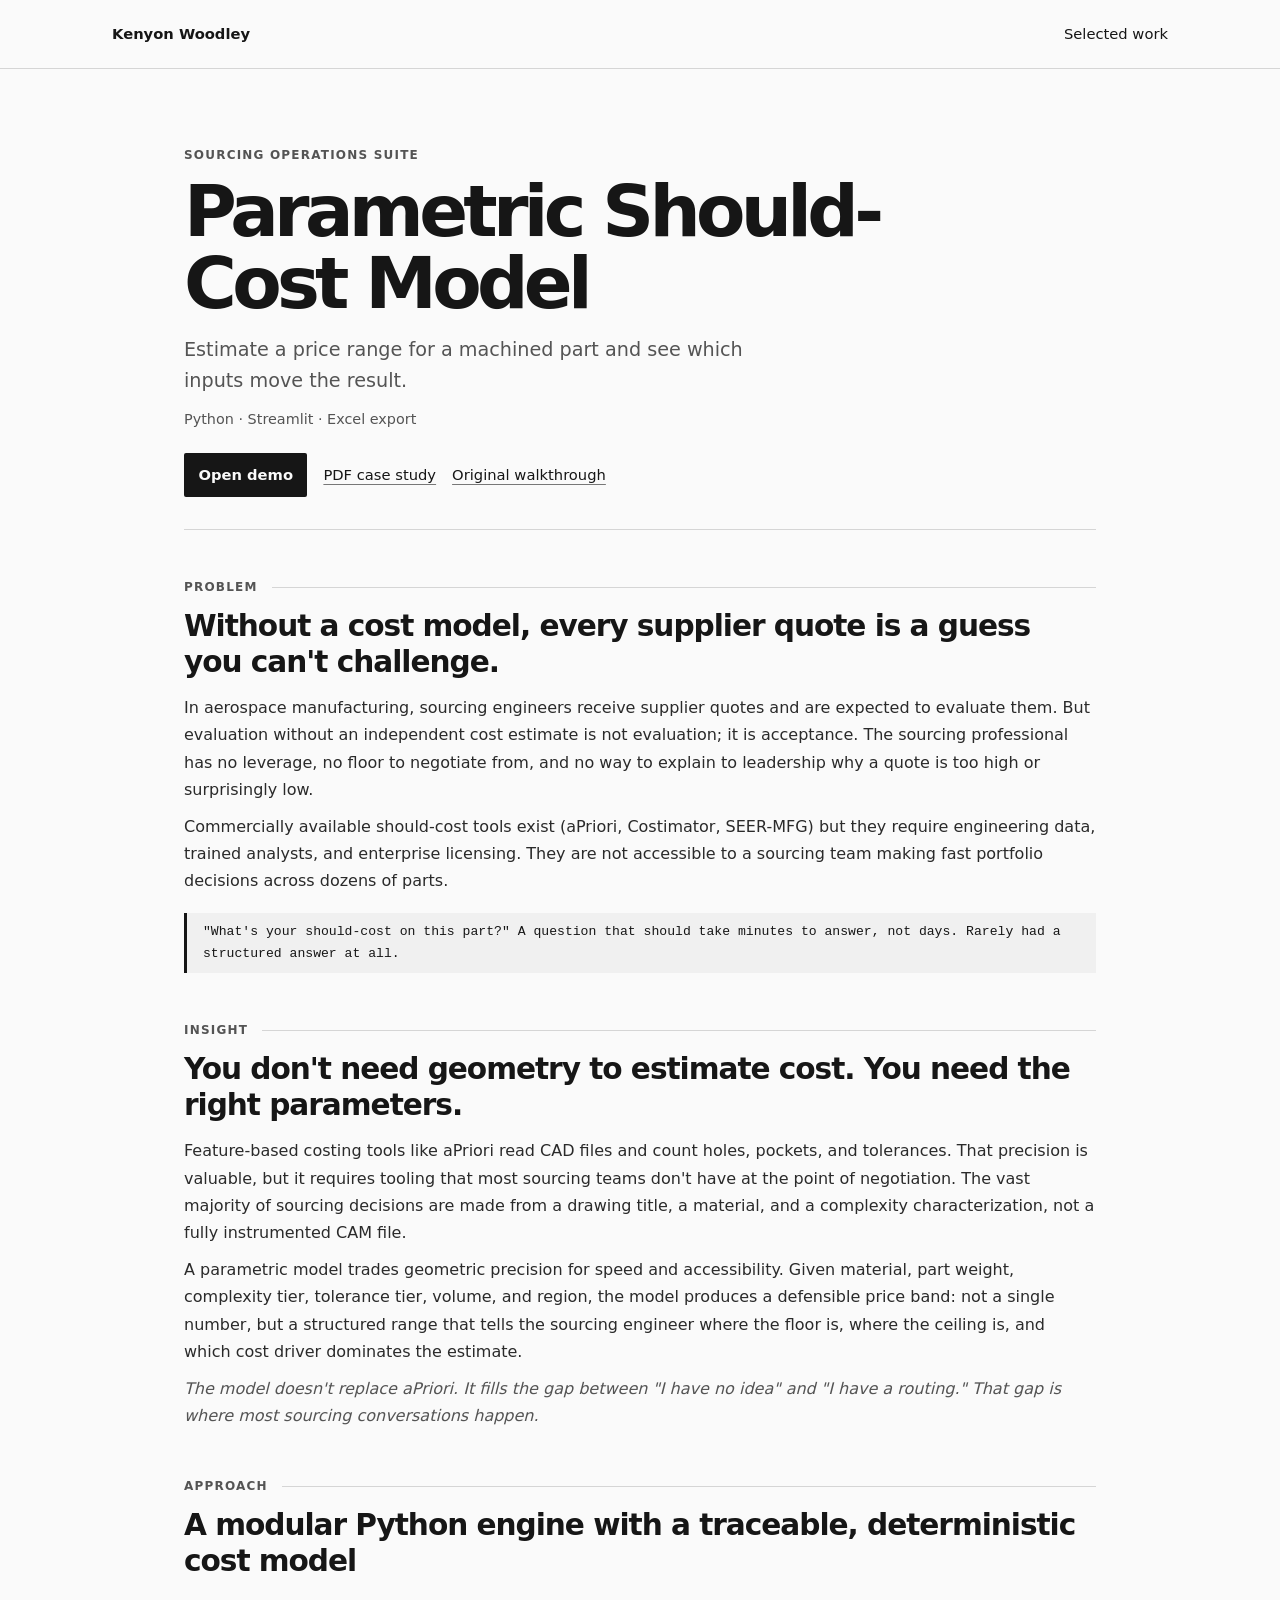
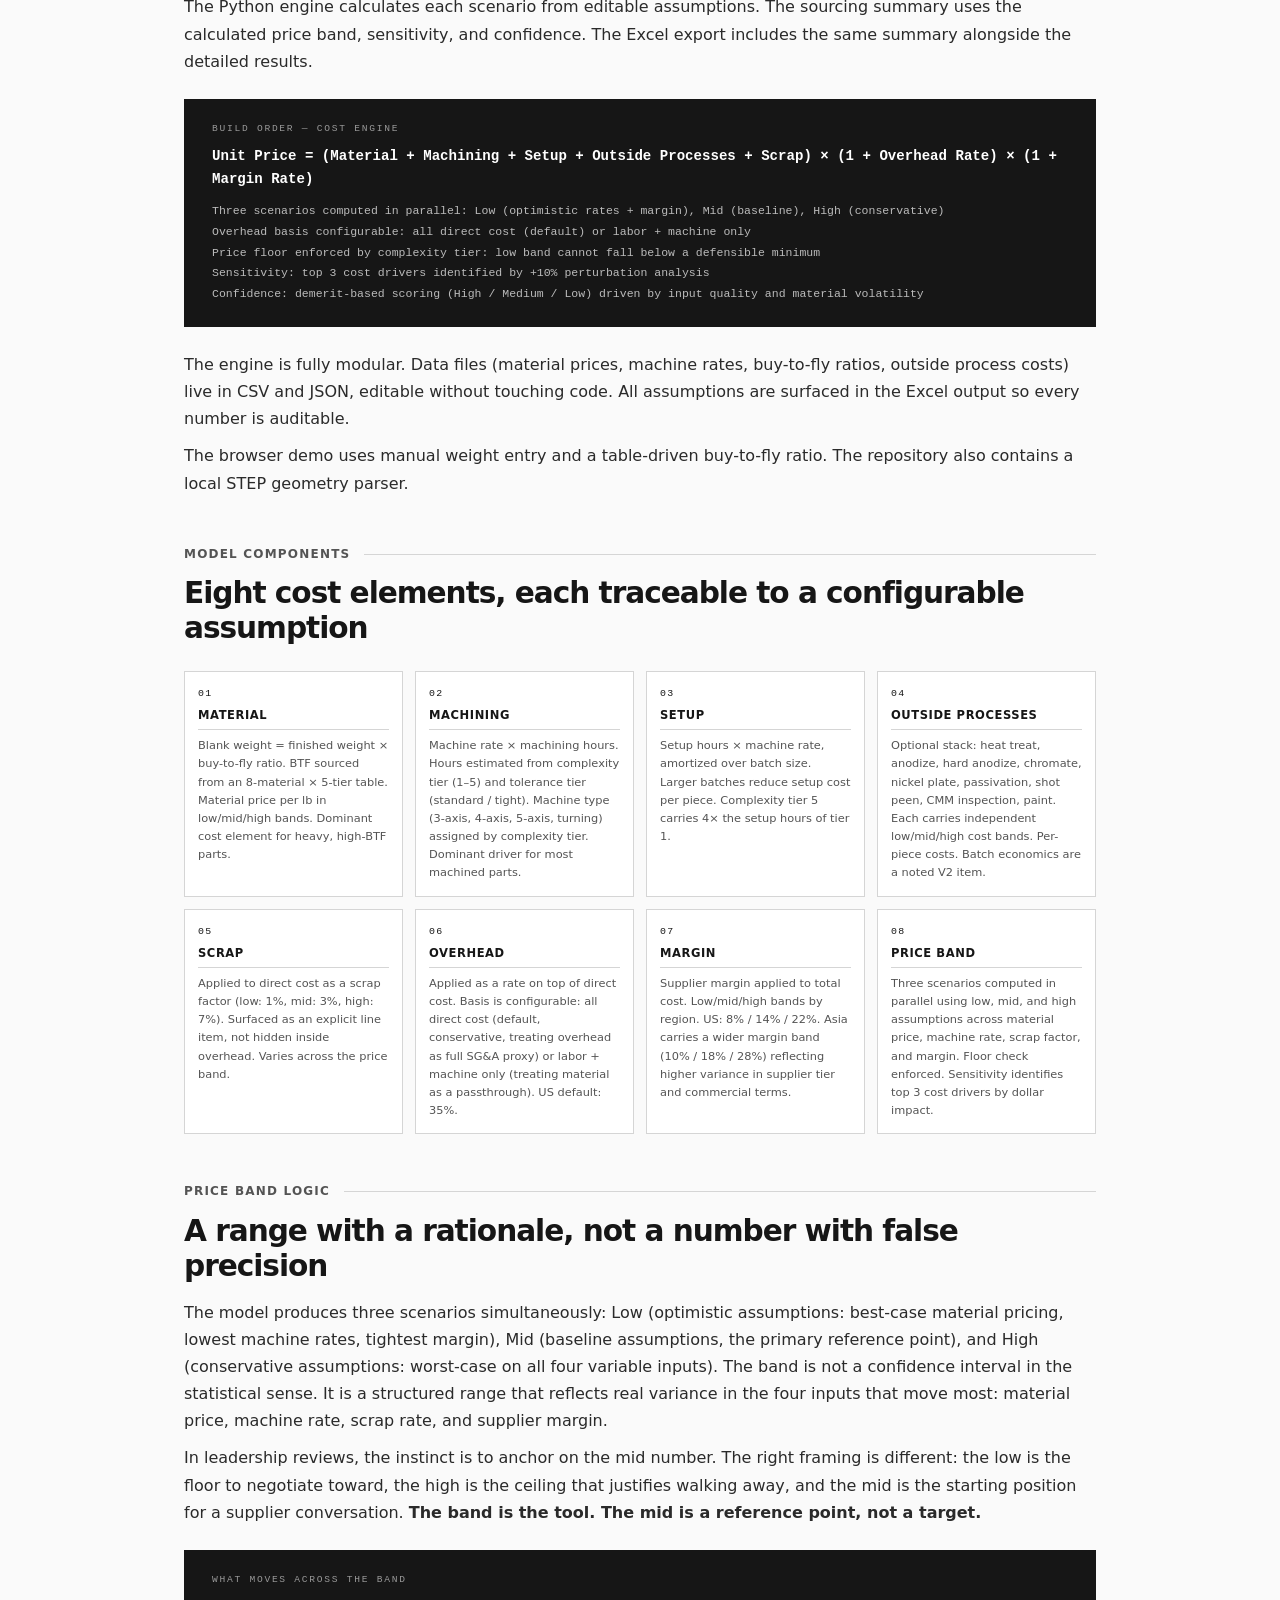
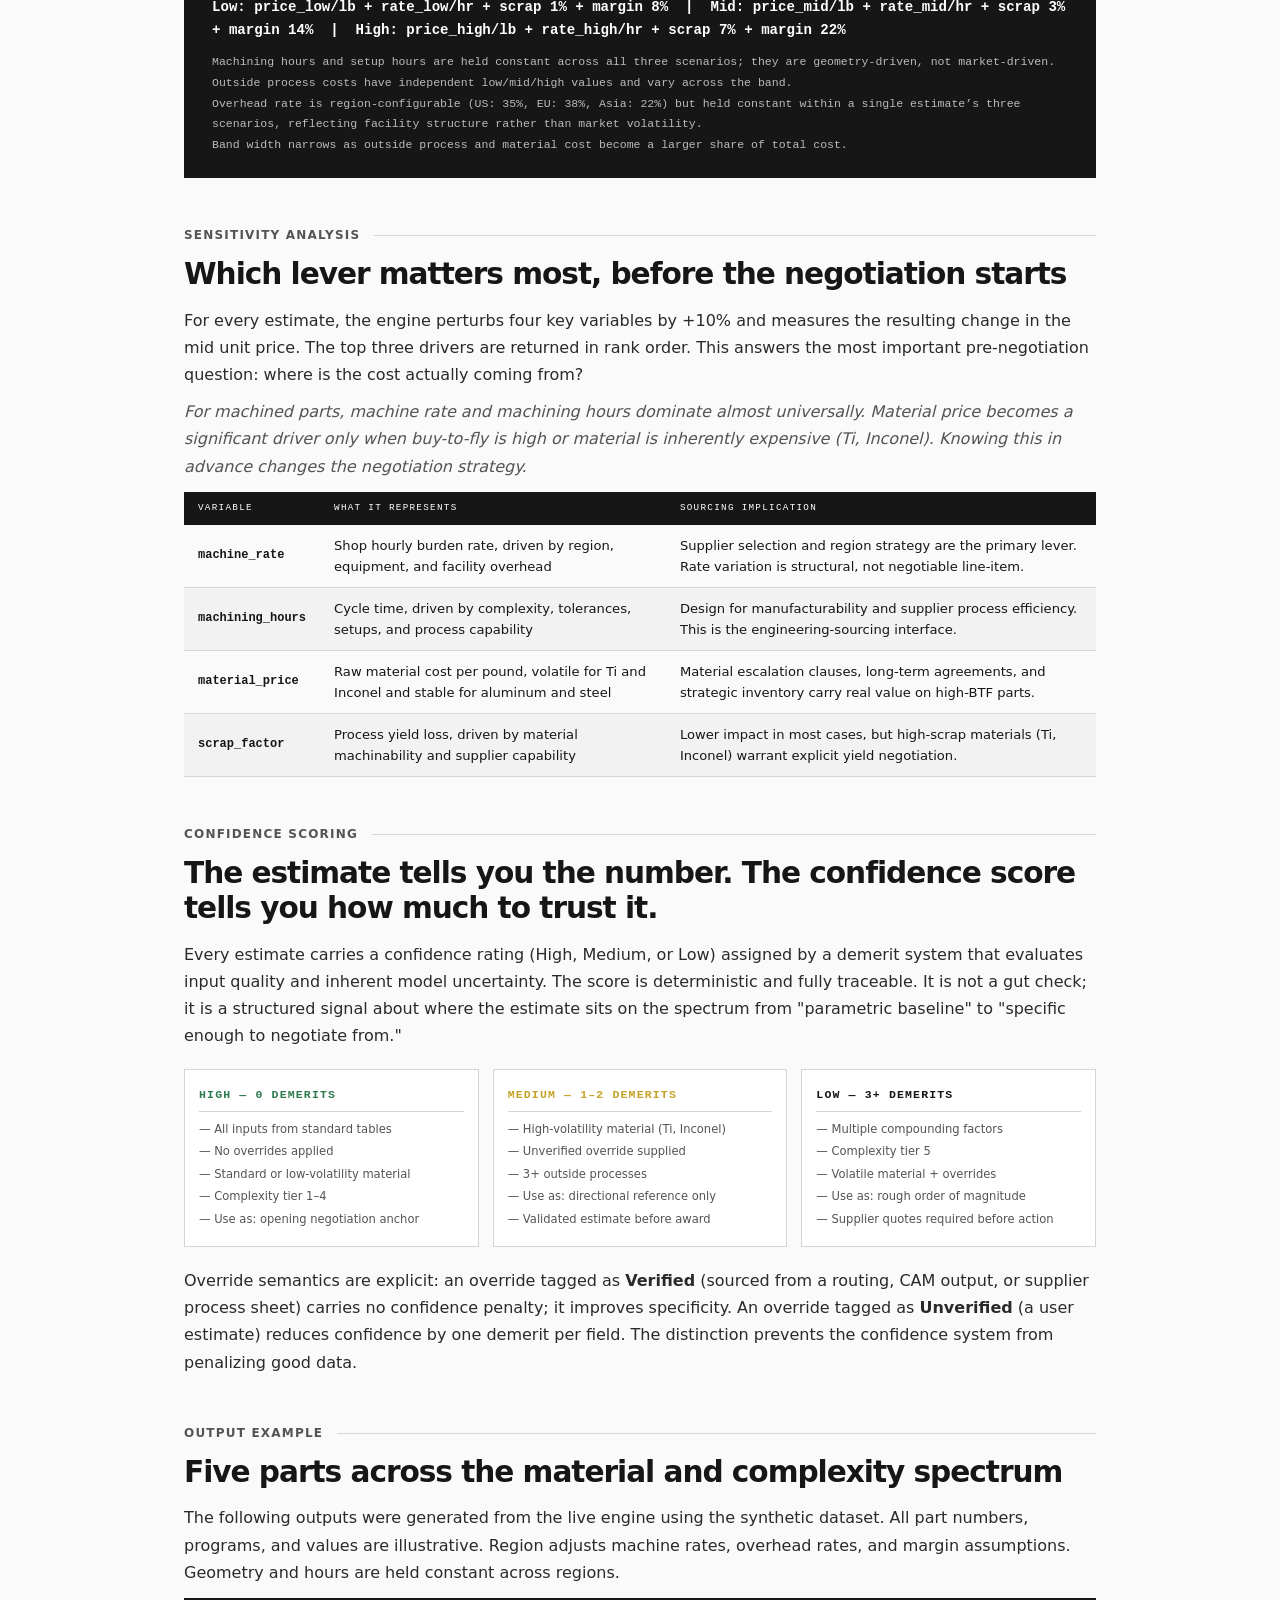
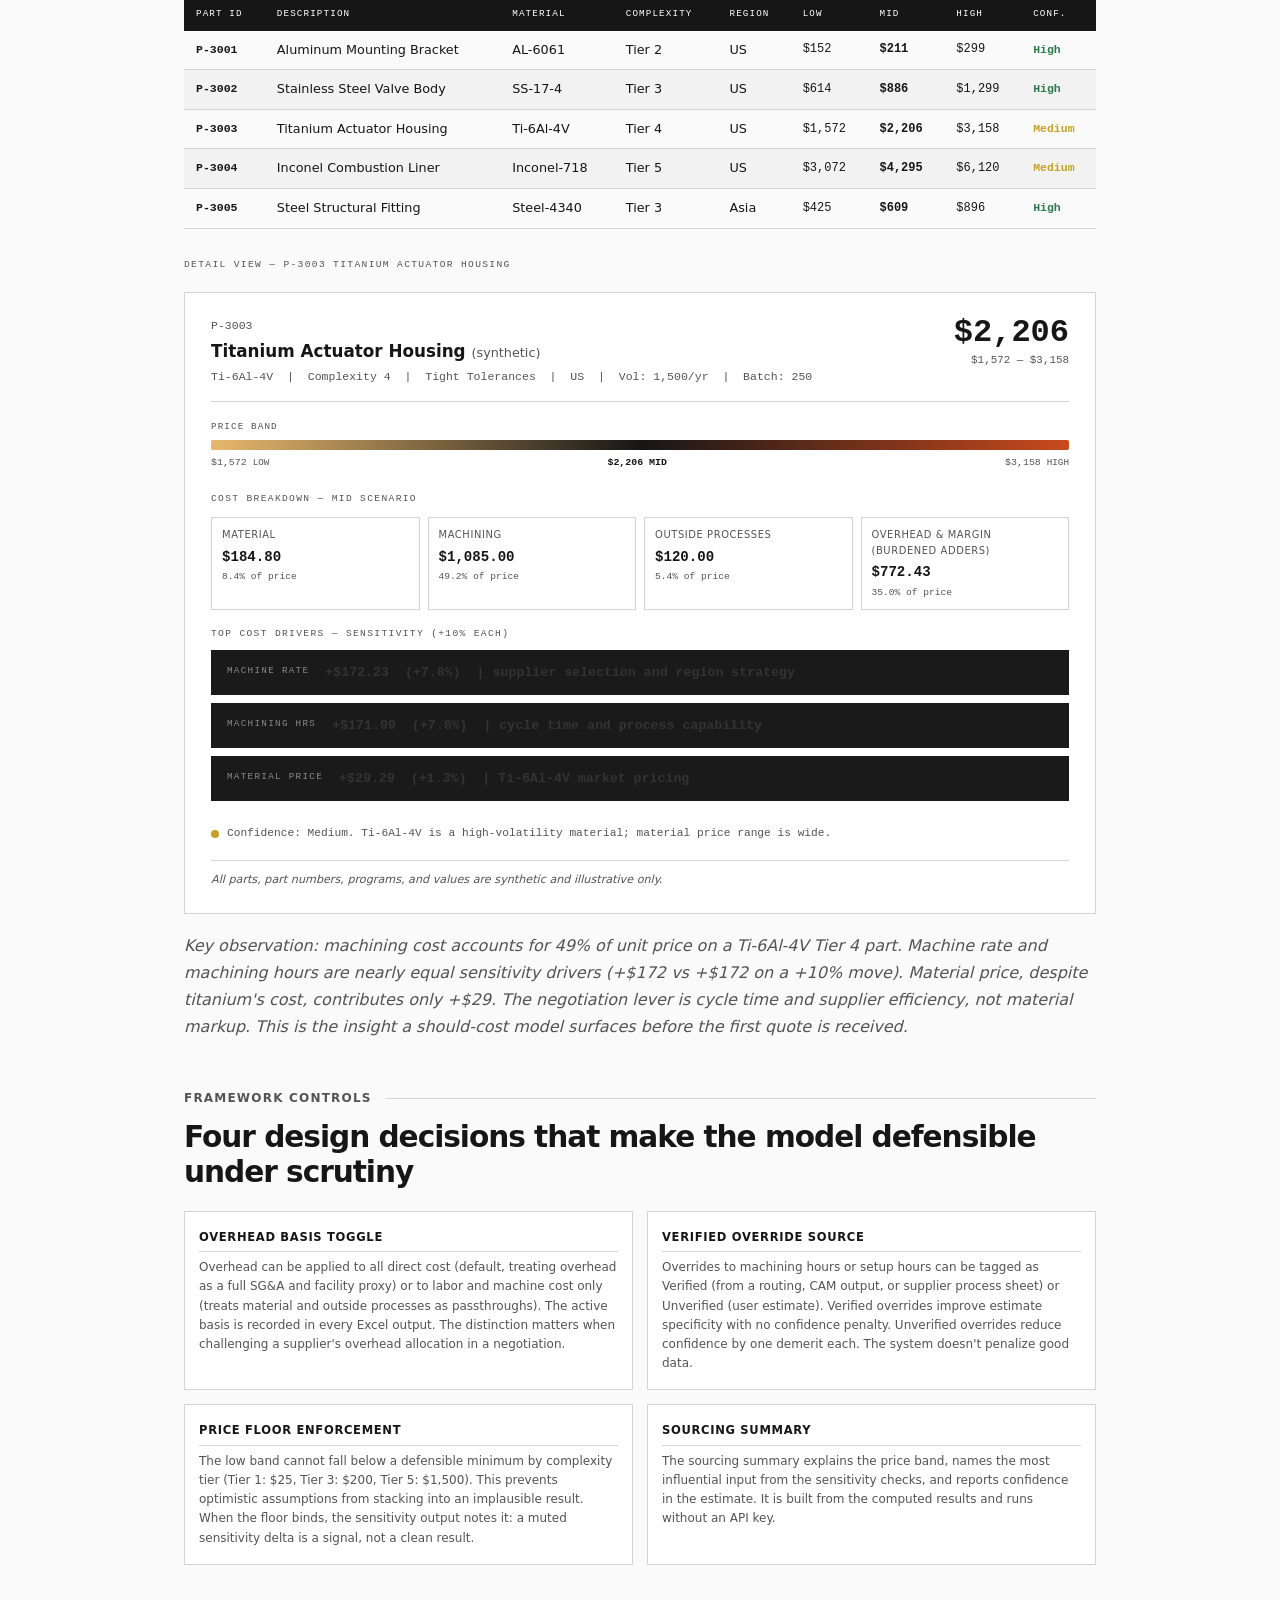
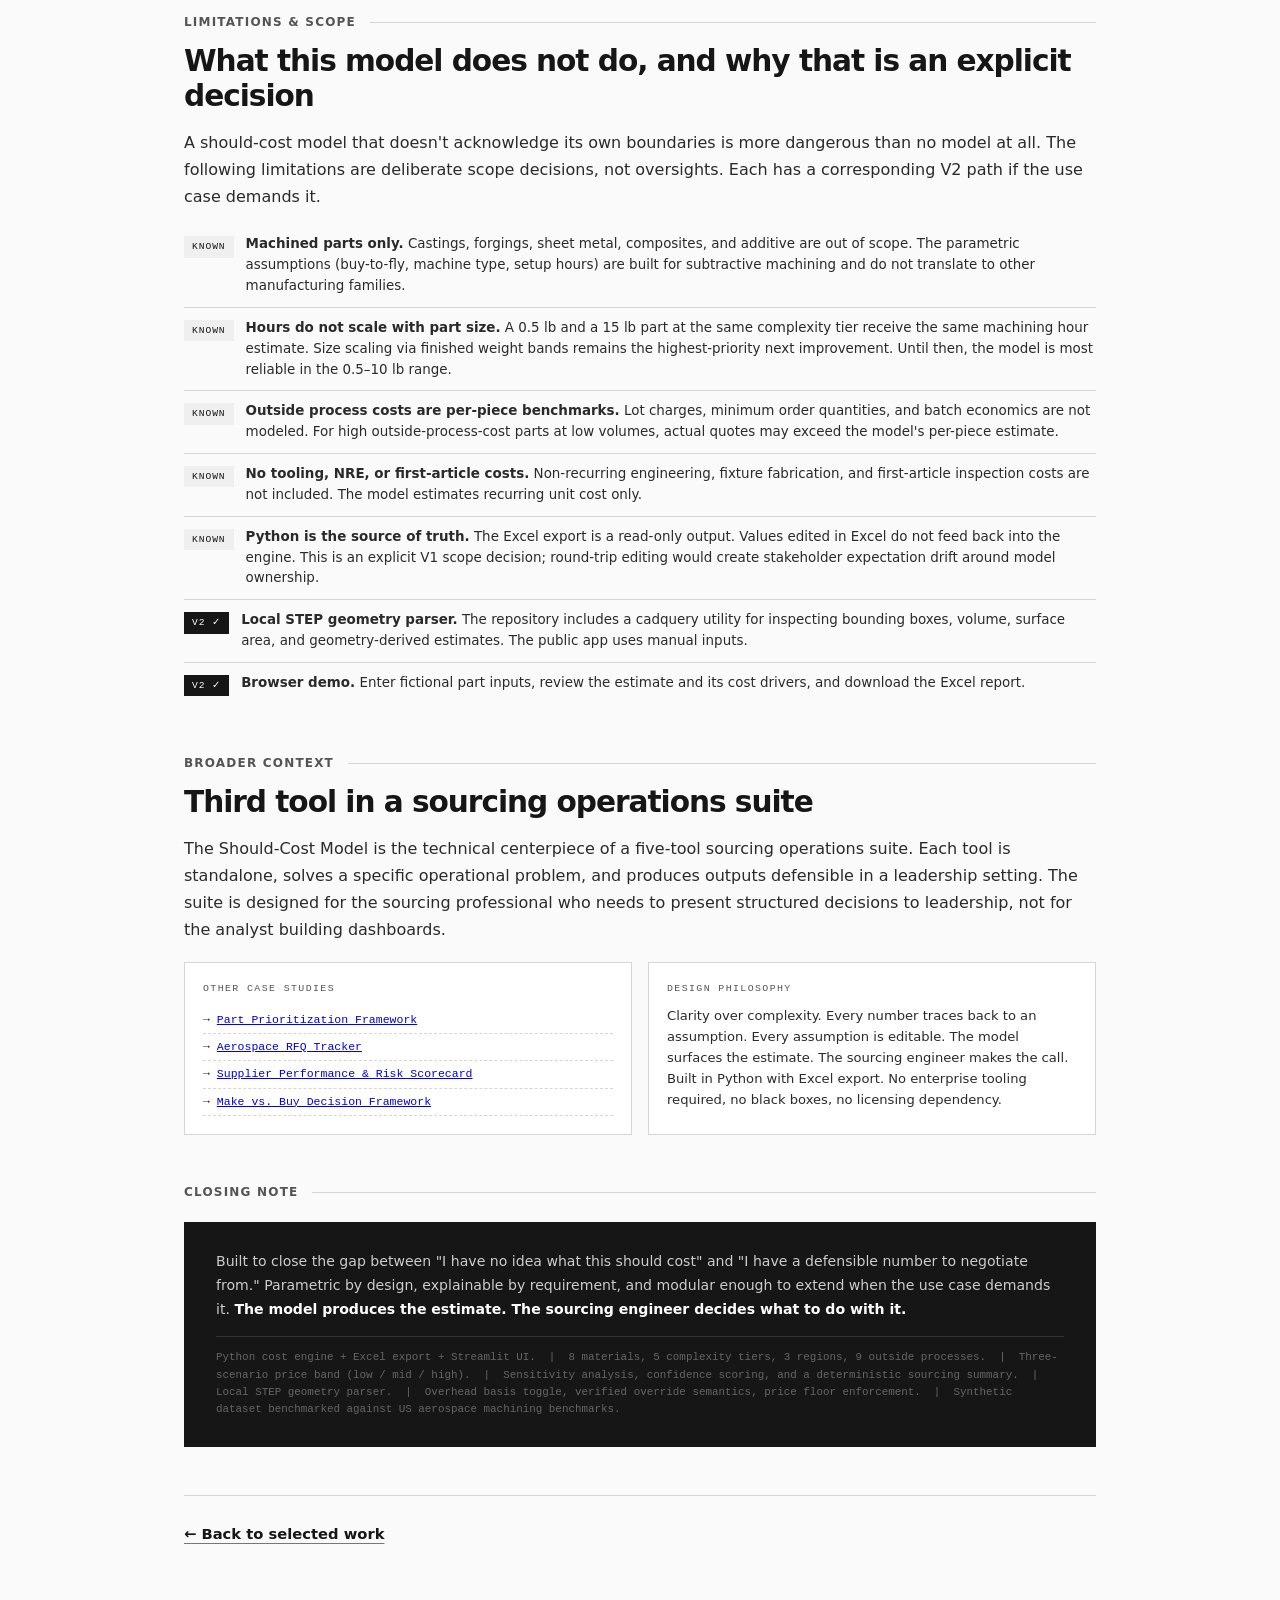
<file: case-studies/should-cost.html>
<!DOCTYPE html>
<html lang="en">
<head>
<meta charset="UTF-8">
<meta name="viewport" content="width=device-width, initial-scale=1.0">
<title>Parametric Should-Cost Model | Kenyon Woodley</title>
<style>
  *, *::before, *::after { box-sizing: border-box; margin: 0; padding: 0; }

  :root {
    --bg: #f5f4f0;
    --ink: #1a1a1a;
    --muted: #6b6b6b;
    --accent: #c94a1e;
    --accent2: #e8622a;
    --rule: #d0cfc9;
    --card-bg: #ffffff;
    --tag-bg: #ebebeb;
    --mono: 'Space Mono', 'Courier New', monospace;
    --sans: 'Inter', 'Helvetica Neue', 'Helvetica', sans-serif;
  }

  html { font-size: 15px; }
  body {
    background: var(--bg);
    color: var(--ink);
    font-family: var(--sans);
    font-weight: 400;
    line-height: 1.6;
    -webkit-font-smoothing: antialiased;
  }

  .page { max-width: 900px; margin: 0 auto; padding: 64px 40px 80px; }

  /* HEADER */
  .header { border-top: 2px solid var(--ink); padding-top: 20px; margin-bottom: 48px; display: flex; justify-content: space-between; align-items: flex-start; gap: 24px; }
  .header-eyebrow { font-family: var(--mono); font-size: 0.65rem; letter-spacing: 0.14em; text-transform: uppercase; color: var(--muted); margin-bottom: 10px; }
  .header-title { font-size: 2rem; font-weight: 700; letter-spacing: -0.02em; line-height: 1.15; }
  .header-sub { font-size: 0.8rem; color: var(--muted); margin-top: 8px; font-family: var(--mono); }
  .header-badge { flex-shrink: 0; background: var(--ink); color: #fff; font-family: var(--mono); font-size: 1.1rem; font-weight: 700; padding: 10px 18px; letter-spacing: 0.05em; margin-top: 4px; }

  /* SECTION */
  .section { margin-bottom: 48px; }
  .section-label { font-family: var(--mono); font-size: 0.62rem; letter-spacing: 0.18em; text-transform: uppercase; color: var(--accent); display: flex; align-items: center; gap: 14px; margin-bottom: 12px; }
  .section-label::after { content: ''; flex: 1; height: 1px; background: var(--accent); opacity: 0.4; }
  .section-heading { font-size: 1.45rem; font-weight: 700; letter-spacing: -0.015em; line-height: 1.2; margin-bottom: 14px; }
  .section-body { font-size: 0.88rem; color: #2a2a2a; line-height: 1.7; }
  .section-body p + p { margin-top: 10px; }
  .section-body em { font-style: italic; color: var(--muted); }
  .pull-quote { font-family: var(--mono); font-size: 0.82rem; color: var(--ink); border-left: 3px solid var(--accent); padding: 8px 16px; margin: 18px 0; background: #f0eeea; }

  /* FORMULA BOX */
  .formula-box { background: var(--ink); color: #fff; padding: 22px 28px; margin: 24px 0; font-family: var(--mono); font-size: 0.78rem; line-height: 1.65; }
  .formula-box .formula-label { font-size: 0.6rem; letter-spacing: 0.18em; text-transform: uppercase; color: #999; margin-bottom: 8px; }
  .formula-box .formula-main { font-size: 0.88rem; color: #fff; font-weight: 700; margin-bottom: 10px; }
  .formula-box .formula-sub { color: #bbb; font-size: 0.72rem; line-height: 1.8; }

  /* COMPONENT GRID */
  .component-grid { display: grid; grid-template-columns: repeat(4, 1fr); gap: 12px; margin: 24px 0; }
  .component-card { background: var(--card-bg); border: 1px solid var(--rule); padding: 14px 13px; }
  .component-num { font-family: var(--mono); font-size: 0.62rem; color: var(--accent); letter-spacing: 0.12em; margin-bottom: 4px; }
  .component-title { font-size: 0.72rem; font-weight: 700; letter-spacing: 0.05em; text-transform: uppercase; margin-bottom: 6px; border-bottom: 1px solid var(--rule); padding-bottom: 5px; }
  .component-body { font-size: 0.71rem; color: var(--muted); line-height: 1.6; }

  /* STYLED TABLE */
  .styled-table { width: 100%; border-collapse: collapse; font-size: 0.84rem; margin-top: 18px; }
  .styled-table thead tr { background: var(--ink); color: #fff; }
  .styled-table thead th { padding: 10px 14px; text-align: left; font-family: var(--mono); font-size: 0.62rem; letter-spacing: 0.14em; text-transform: uppercase; font-weight: 400; }
  .styled-table tbody tr { border-bottom: 1px solid var(--rule); }
  .styled-table tbody tr:nth-child(even) { background: #f9f8f5; }
  .styled-table td { padding: 11px 14px; vertical-align: top; line-height: 1.55; }
  .styled-table td:first-child { font-weight: 600; font-size: 0.8rem; color: var(--ink); }
  .styled-table td { color: #2a2a2a; font-size: 0.83rem; }

  /* DATASET TABLE */
  .dataset-table { width: 100%; border-collapse: collapse; font-size: 0.8rem; margin-top: 18px; }
  .dataset-table thead tr { background: var(--ink); color: #fff; }
  .dataset-table thead th { padding: 9px 12px; text-align: left; font-family: var(--mono); font-size: 0.58rem; letter-spacing: 0.12em; text-transform: uppercase; font-weight: 400; }
  .dataset-table tbody tr { border-bottom: 1px solid var(--rule); }
  .dataset-table tbody tr:nth-child(even) { background: #f9f8f5; }
  .dataset-table td { padding: 10px 12px; vertical-align: middle; line-height: 1.45; }
  .dataset-table td:first-child { font-family: var(--mono); font-size: 0.72rem; color: var(--accent); font-weight: 700; }
  .dataset-table .band-cell { font-family: var(--mono); font-size: 0.75rem; }
  .dataset-table .conf-high { color: #2d7a4e; font-weight: 700; font-family: var(--mono); font-size: 0.72rem; }
  .dataset-table .conf-med { color: #c4a227; font-weight: 700; font-family: var(--mono); font-size: 0.72rem; }

  /* OUTPUT CARD */
  .output-card { background: var(--card-bg); border: 1px solid var(--rule); padding: 24px 26px; margin-top: 20px; }
  .output-header { display: flex; justify-content: space-between; align-items: flex-start; margin-bottom: 18px; border-bottom: 1px solid var(--rule); padding-bottom: 14px; }
  .output-part-id { font-family: var(--mono); font-size: 0.72rem; color: var(--muted); margin-bottom: 3px; }
  .output-part-name { font-size: 1.05rem; font-weight: 700; }
  .output-part-meta { font-size: 0.72rem; color: var(--muted); margin-top: 3px; font-family: var(--mono); }
  .output-band { text-align: right; flex-shrink: 0; }
  .output-band-mid { font-family: var(--mono); font-size: 2rem; font-weight: 700; color: var(--accent); line-height: 1; }
  .output-band-range { font-family: var(--mono); font-size: 0.68rem; color: var(--muted); margin-top: 3px; }

  .band-bar-wrap { margin: 16px 0 20px; }
  .band-bar-label { font-family: var(--mono); font-size: 0.58rem; letter-spacing: 0.12em; text-transform: uppercase; color: var(--muted); margin-bottom: 6px; }
  .band-bar { height: 10px; background: var(--rule); border-radius: 2px; position: relative; overflow: visible; }
  .band-bar-fill { height: 100%; background: linear-gradient(90deg, #e8b86d, var(--accent), #c94a1e); border-radius: 2px; }
  .band-bar-markers { display: flex; justify-content: space-between; margin-top: 5px; font-family: var(--mono); font-size: 0.62rem; color: var(--muted); }
  .band-mid-marker { color: var(--accent); font-weight: 700; }

  .breakdown-grid { display: grid; grid-template-columns: repeat(4, 1fr); gap: 8px; margin-bottom: 16px; }
  .breakdown-item { border: 1px solid var(--rule); padding: 9px 10px; }
  .breakdown-label { font-size: 0.62rem; text-transform: uppercase; letter-spacing: 0.06em; color: var(--muted); margin-bottom: 3px; }
  .breakdown-val { font-family: var(--mono); font-size: 0.88rem; font-weight: 700; }
  .breakdown-pct { font-family: var(--mono); font-size: 0.6rem; color: var(--muted); margin-top: 1px; }

  .driver-row { background: #1a1a1a; color: #fff; padding: 12px 16px; display: flex; align-items: flex-start; gap: 16px; margin-bottom: 8px; }
  .driver-label { font-family: var(--mono); font-size: 0.58rem; letter-spacing: 0.14em; text-transform: uppercase; color: #888; flex-shrink: 0; padding-top: 2px; min-width: 80px; }
  .driver-value { font-size: 0.83rem; font-weight: 600; color: var(--accent2); font-family: var(--mono); }

  .conf-badge { display: inline-flex; align-items: center; gap: 8px; margin-top: 10px; }
  .conf-dot { width: 8px; height: 8px; border-radius: 50%; }
  .conf-dot-high { background: #2d7a4e; }
  .conf-dot-med { background: #c4a227; }
  .conf-text { font-family: var(--mono); font-size: 0.7rem; color: var(--muted); }

  .output-footnote { font-size: 0.7rem; color: var(--muted); font-style: italic; margin-top: 14px; padding-top: 10px; border-top: 1px solid var(--rule); }

  /* SENSITIVITY TABLE */
  .sens-table { width: 100%; border-collapse: collapse; font-size: 0.82rem; margin-top: 16px; }
  .sens-table thead tr { background: var(--ink); color: #fff; }
  .sens-table thead th { padding: 9px 14px; text-align: left; font-family: var(--mono); font-size: 0.58rem; letter-spacing: 0.14em; text-transform: uppercase; font-weight: 400; }
  .sens-table tbody tr { border-bottom: 1px solid var(--rule); }
  .sens-table tbody tr:nth-child(even) { background: #f9f8f5; }
  .sens-table td { padding: 10px 14px; vertical-align: middle; }
  .sens-table td:first-child { font-family: var(--mono); font-size: 0.75rem; color: var(--ink); font-weight: 600; }
  .sens-bar-cell { width: 200px; }
  .sens-bar { height: 6px; background: var(--accent); border-radius: 1px; }

  /* CONFIDENCE SECTION */
  .conf-grid { display: grid; grid-template-columns: repeat(3, 1fr); gap: 14px; margin: 20px 0; }
  .conf-card { border: 1px solid var(--rule); padding: 16px 14px; background: var(--card-bg); }
  .conf-card-level { font-family: var(--mono); font-size: 0.72rem; font-weight: 700; letter-spacing: 0.1em; text-transform: uppercase; margin-bottom: 6px; border-bottom: 1px solid var(--rule); padding-bottom: 6px; }
  .conf-card-level-high { color: #2d7a4e; }
  .conf-card-level-med { color: #c4a227; }
  .conf-card-level-low { color: var(--accent); }
  .conf-card-body { font-size: 0.72rem; color: var(--muted); line-height: 1.6; }
  .conf-card-body li { list-style: none; padding: 2px 0; }
  .conf-card-body li::before { content: '— '; }

  /* CONTROLS */
  .controls-grid { display: grid; grid-template-columns: 1fr 1fr; gap: 14px; margin: 20px 0; }
  .control-card { background: var(--card-bg); border: 1px solid var(--rule); padding: 16px 14px; }
  .control-title { font-size: 0.72rem; font-weight: 700; letter-spacing: 0.06em; text-transform: uppercase; margin-bottom: 6px; color: var(--ink); border-bottom: 1px solid var(--rule); padding-bottom: 5px; }
  .control-body { font-size: 0.75rem; color: var(--muted); line-height: 1.6; }

  /* LIMITATIONS */
  .limit-list { margin-top: 14px; }
  .limit-item { display: flex; gap: 12px; padding: 10px 0; border-bottom: 1px solid var(--rule); font-size: 0.84rem; }
  .limit-item:last-child { border-bottom: none; }
  .limit-tag { font-family: var(--mono); font-size: 0.6rem; letter-spacing: 0.1em; text-transform: uppercase; background: var(--tag-bg); padding: 3px 8px; flex-shrink: 0; height: fit-content; margin-top: 2px; color: var(--ink); }
  .limit-tag-v2 { background: var(--ink); color: #fff; }
  .limit-text { color: #2a2a2a; line-height: 1.55; }

  /* CONTEXT */
  .context-grid { display: grid; grid-template-columns: 1fr 1fr; gap: 16px; margin-top: 18px; }
  .context-card { background: var(--card-bg); border: 1px solid var(--rule); padding: 18px; }
  .context-card-label { font-family: var(--mono); font-size: 0.62rem; text-transform: uppercase; letter-spacing: 0.14em; color: var(--muted); margin-bottom: 8px; }
  .context-card-body { font-size: 0.82rem; color: #2a2a2a; line-height: 1.6; }
  .upcoming-list { margin-top: 10px; font-size: 0.8rem; color: var(--muted); }
  .upcoming-list li { list-style: none; padding: 4px 0; border-bottom: 1px dashed var(--rule); font-family: var(--mono); font-size: 0.72rem; }
  .upcoming-list li::before { content: '→ '; color: var(--accent); }

  /* CLOSING */
  .closing-box { background: var(--ink); color: #fff; padding: 28px 32px; margin-top: 20px; }
  .closing-box p { font-size: 0.88rem; line-height: 1.7; color: #ccc; }
  .closing-box p strong { color: #fff; }
  .closing-meta { margin-top: 14px; font-family: var(--mono); font-size: 0.68rem; color: #666; border-top: 1px solid #333; padding-top: 12px; }

  /* FOOTER */
  .page-footer { border-top: 1px solid var(--rule); padding-top: 16px; margin-top: 56px; display: flex; justify-content: space-between; font-family: var(--mono); font-size: 0.65rem; color: var(--muted); }

  @media (max-width: 680px) {
    .page { padding: 32px 20px 48px; }
    .component-grid { grid-template-columns: repeat(2, 1fr); }
    .breakdown-grid { grid-template-columns: repeat(2, 1fr); }
    .conf-grid, .controls-grid, .context-grid { grid-template-columns: 1fr; }
  }
</style>
<link rel="stylesheet" href="../assets/site-theme.css">
<link rel="stylesheet" href="../assets/case-study.css">
</head>
<body>
<a class="case-skip" href="#main">Skip to content</a>
<nav class="case-nav" aria-label="Portfolio">
  <div>
    <a class="case-wordmark" href="../">Kenyon Woodley</a>
    <a href="../#work">Selected work</a>
  </div>
</nav>
<main id="main" class="page" tabindex="-1">

  <!-- HEADER -->
  <header class="header">
    <p class="header-eyebrow">Sourcing Operations Suite</p>
    <h1 class="header-title">Parametric Should-Cost Model</h1>
    <p class="case-intro">Estimate a price range for a machined part and see which inputs move the result.</p>
    <p class="header-sub">Python · Streamlit · Excel export</p>
    <div class="case-actions">
      <a class="case-primary" href="https://kenyon-should-cost.streamlit.app/">Open demo</a>
      <a href="../pdfs/Should_Cost_Case_Study.pdf">PDF case study</a>
      <a href="https://www.loom.com/share/4c30fa0c907b4ec09fbb3cc50c390ab8">Original walkthrough</a>
    </div>
  </header>

  <!-- 01 PROBLEM -->
  <div class="section">
    <div class="section-label">Problem</div>
    <h2 class="section-heading">Without a cost model, every supplier quote is a guess you can't challenge.</h2>
    <div class="section-body">
      <p>In aerospace manufacturing, sourcing engineers receive supplier quotes and are expected to evaluate them. But evaluation without an independent cost estimate is not evaluation; it is acceptance. The sourcing professional has no leverage, no floor to negotiate from, and no way to explain to leadership why a quote is too high or surprisingly low.</p>
      <p>Commercially available should-cost tools exist (aPriori, Costimator, SEER-MFG) but they require engineering data, trained analysts, and enterprise licensing. They are not accessible to a sourcing team making fast portfolio decisions across dozens of parts.</p>
      <div class="pull-quote">"What's your should-cost on this part?" A question that should take minutes to answer, not days. Rarely had a structured answer at all.</div>
    </div>
  </div>

  <!-- 02 INSIGHT -->
  <div class="section">
    <div class="section-label">Insight</div>
    <h2 class="section-heading">You don't need geometry to estimate cost. You need the right parameters.</h2>
    <div class="section-body">
      <p>Feature-based costing tools like aPriori read CAD files and count holes, pockets, and tolerances. That precision is valuable, but it requires tooling that most sourcing teams don't have at the point of negotiation. The vast majority of sourcing decisions are made from a drawing title, a material, and a complexity characterization, not a fully instrumented CAM file.</p>
      <p>A parametric model trades geometric precision for speed and accessibility. Given material, part weight, complexity tier, tolerance tier, volume, and region, the model produces a defensible price band: not a single number, but a structured range that tells the sourcing engineer where the floor is, where the ceiling is, and which cost driver dominates the estimate.</p>
      <p><em>The model doesn't replace aPriori. It fills the gap between "I have no idea" and "I have a routing." That gap is where most sourcing conversations happen.</em></p>
    </div>
  </div>

  <!-- 03 APPROACH -->
  <div class="section">
    <div class="section-label">Approach</div>
    <h2 class="section-heading">A modular Python engine with a traceable, deterministic cost model</h2>
    <div class="section-body">
      <p>The Python engine calculates each scenario from editable assumptions. The sourcing summary uses the calculated price band, sensitivity, and confidence. The Excel export includes the same summary alongside the detailed results.</p>
    </div>

    <div class="formula-box">
      <div class="formula-label">Build Order — Cost Engine</div>
      <div class="formula-main">Unit Price = (Material + Machining + Setup + Outside Processes + Scrap) × (1 + Overhead Rate) × (1 + Margin Rate)</div>
      <div class="formula-sub">
        Three scenarios computed in parallel: Low (optimistic rates + margin), Mid (baseline), High (conservative)<br>
        Overhead basis configurable: all direct cost (default) or labor + machine only<br>
        Price floor enforced by complexity tier: low band cannot fall below a defensible minimum<br>
        Sensitivity: top 3 cost drivers identified by +10% perturbation analysis<br>
        Confidence: demerit-based scoring (High / Medium / Low) driven by input quality and material volatility
      </div>
    </div>

    <div class="section-body">
      <p>The engine is fully modular. Data files (material prices, machine rates, buy-to-fly ratios, outside process costs) live in CSV and JSON, editable without touching code. All assumptions are surfaced in the Excel output so every number is auditable.</p>
      <p>The browser demo uses manual weight entry and a table-driven buy-to-fly ratio. The repository also contains a local STEP geometry parser.</p>
    </div>
  </div>

  <!-- 04 MODEL COMPONENTS -->
  <div class="section">
    <div class="section-label">Model Components</div>
    <h2 class="section-heading">Eight cost elements, each traceable to a configurable assumption</h2>

    <div class="component-grid">
      <div class="component-card">
        <div class="component-num">01</div>
        <div class="component-title">Material</div>
        <div class="component-body">Blank weight = finished weight × buy-to-fly ratio. BTF sourced from an 8-material × 5-tier table. Material price per lb in low/mid/high bands. Dominant cost element for heavy, high-BTF parts.</div>
      </div>
      <div class="component-card">
        <div class="component-num">02</div>
        <div class="component-title">Machining</div>
        <div class="component-body">Machine rate × machining hours. Hours estimated from complexity tier (1–5) and tolerance tier (standard / tight). Machine type (3-axis, 4-axis, 5-axis, turning) assigned by complexity tier. Dominant driver for most machined parts.</div>
      </div>
      <div class="component-card">
        <div class="component-num">03</div>
        <div class="component-title">Setup</div>
        <div class="component-body">Setup hours × machine rate, amortized over batch size. Larger batches reduce setup cost per piece. Complexity tier 5 carries 4× the setup hours of tier 1.</div>
      </div>
      <div class="component-card">
        <div class="component-num">04</div>
        <div class="component-title">Outside Processes</div>
        <div class="component-body">Optional stack: heat treat, anodize, hard anodize, chromate, nickel plate, passivation, shot peen, CMM inspection, paint. Each carries independent low/mid/high cost bands. Per-piece costs. Batch economics are a noted V2 item.</div>
      </div>
      <div class="component-card">
        <div class="component-num">05</div>
        <div class="component-title">Scrap</div>
        <div class="component-body">Applied to direct cost as a scrap factor (low: 1%, mid: 3%, high: 7%). Surfaced as an explicit line item, not hidden inside overhead. Varies across the price band.</div>
      </div>
      <div class="component-card">
        <div class="component-num">06</div>
        <div class="component-title">Overhead</div>
        <div class="component-body">Applied as a rate on top of direct cost. Basis is configurable: all direct cost (default, conservative, treating overhead as full SG&A proxy) or labor + machine only (treating material as a passthrough). US default: 35%.</div>
      </div>
      <div class="component-card">
        <div class="component-num">07</div>
        <div class="component-title">Margin</div>
        <div class="component-body">Supplier margin applied to total cost. Low/mid/high bands by region. US: 8% / 14% / 22%. Asia carries a wider margin band (10% / 18% / 28%) reflecting higher variance in supplier tier and commercial terms.</div>
      </div>
      <div class="component-card">
        <div class="component-num">08</div>
        <div class="component-title">Price Band</div>
        <div class="component-body">Three scenarios computed in parallel using low, mid, and high assumptions across material price, machine rate, scrap factor, and margin. Floor check enforced. Sensitivity identifies top 3 cost drivers by dollar impact.</div>
      </div>
    </div>
  </div>

  <!-- 05 PRICE BAND LOGIC -->
  <div class="section">
    <div class="section-label">Price Band Logic</div>
    <h2 class="section-heading">A range with a rationale, not a number with false precision</h2>
    <div class="section-body">
      <p>The model produces three scenarios simultaneously: Low (optimistic assumptions: best-case material pricing, lowest machine rates, tightest margin), Mid (baseline assumptions, the primary reference point), and High (conservative assumptions: worst-case on all four variable inputs). The band is not a confidence interval in the statistical sense. It is a structured range that reflects real variance in the four inputs that move most: material price, machine rate, scrap rate, and supplier margin.</p>
      <p>In leadership reviews, the instinct is to anchor on the mid number. The right framing is different: the low is the floor to negotiate toward, the high is the ceiling that justifies walking away, and the mid is the starting position for a supplier conversation. <strong>The band is the tool. The mid is a reference point, not a target.</strong></p>
    </div>

    <div class="formula-box">
      <div class="formula-label">What Moves Across the Band</div>
      <div class="formula-main">Low: price_low/lb + rate_low/hr + scrap 1% + margin 8%&nbsp;&nbsp;|&nbsp;&nbsp;Mid: price_mid/lb + rate_mid/hr + scrap 3% + margin 14%&nbsp;&nbsp;|&nbsp;&nbsp;High: price_high/lb + rate_high/hr + scrap 7% + margin 22%</div>
      <div class="formula-sub">Machining hours and setup hours are held constant across all three scenarios; they are geometry-driven, not market-driven.<br>Outside process costs have independent low/mid/high values and vary across the band.<br>Overhead rate is region-configurable (US: 35%, EU: 38%, Asia: 22%) but held constant within a single estimate’s three scenarios, reflecting facility structure rather than market volatility.<br>Band width narrows as outside process and material cost become a larger share of total cost.</div>
    </div>
  </div>

  <!-- 06 SENSITIVITY ANALYSIS -->
  <div class="section">
    <div class="section-label">Sensitivity Analysis</div>
    <h2 class="section-heading">Which lever matters most, before the negotiation starts</h2>
    <div class="section-body">
      <p>For every estimate, the engine perturbs four key variables by +10% and measures the resulting change in the mid unit price. The top three drivers are returned in rank order. This answers the most important pre-negotiation question: where is the cost actually coming from?</p>
      <p><em>For machined parts, machine rate and machining hours dominate almost universally. Material price becomes a significant driver only when buy-to-fly is high or material is inherently expensive (Ti, Inconel). Knowing this in advance changes the negotiation strategy.</em></p>
    </div>

    <div class="case-table-wrap" role="region" aria-label="Data table" tabindex="0">

      <table class="sens-table">
      <thead>
        <tr>
          <th>Variable</th>
          <th>What It Represents</th>
          <th>Sourcing Implication</th>
        </tr>
      </thead>
      <tbody>
        <tr>
          <td>machine_rate</td>
          <td>Shop hourly burden rate, driven by region, equipment, and facility overhead</td>
          <td>Supplier selection and region strategy are the primary lever. Rate variation is structural, not negotiable line-item.</td>
        </tr>
        <tr>
          <td>machining_hours</td>
          <td>Cycle time, driven by complexity, tolerances, setups, and process capability</td>
          <td>Design for manufacturability and supplier process efficiency. This is the engineering-sourcing interface.</td>
        </tr>
        <tr>
          <td>material_price</td>
          <td>Raw material cost per pound, volatile for Ti and Inconel and stable for aluminum and steel</td>
          <td>Material escalation clauses, long-term agreements, and strategic inventory carry real value on high-BTF parts.</td>
        </tr>
        <tr>
          <td>scrap_factor</td>
          <td>Process yield loss, driven by material machinability and supplier capability</td>
          <td>Lower impact in most cases, but high-scrap materials (Ti, Inconel) warrant explicit yield negotiation.</td>
        </tr>
      </tbody>
    </table>

    </div>
  </div>

  <!-- 07 CONFIDENCE SCORING -->
  <div class="section">
    <div class="section-label">Confidence Scoring</div>
    <h2 class="section-heading">The estimate tells you the number. The confidence score tells you how much to trust it.</h2>
    <div class="section-body">
      <p>Every estimate carries a confidence rating (High, Medium, or Low) assigned by a demerit system that evaluates input quality and inherent model uncertainty. The score is deterministic and fully traceable. It is not a gut check; it is a structured signal about where the estimate sits on the spectrum from "parametric baseline" to "specific enough to negotiate from."</p>
    </div>

    <div class="conf-grid">
      <div class="conf-card">
        <div class="conf-card-level conf-card-level-high">High — 0 Demerits</div>
        <ul class="conf-card-body">
          <li>All inputs from standard tables</li>
          <li>No overrides applied</li>
          <li>Standard or low-volatility material</li>
          <li>Complexity tier 1–4</li>
          <li>Use as: opening negotiation anchor</li>
        </ul>
      </div>
      <div class="conf-card">
        <div class="conf-card-level conf-card-level-med">Medium — 1–2 Demerits</div>
        <ul class="conf-card-body">
          <li>High-volatility material (Ti, Inconel)</li>
          <li>Unverified override supplied</li>
          <li>3+ outside processes</li>
          <li>Use as: directional reference only</li>
          <li>Validated estimate before award</li>
        </ul>
      </div>
      <div class="conf-card">
        <div class="conf-card-level conf-card-level-low">Low — 3+ Demerits</div>
        <ul class="conf-card-body">
          <li>Multiple compounding factors</li>
          <li>Complexity tier 5</li>
          <li>Volatile material + overrides</li>
          <li>Use as: rough order of magnitude</li>
          <li>Supplier quotes required before action</li>
        </ul>
      </div>
    </div>

    <div class="section-body" style="margin-top:16px;">
      <p>Override semantics are explicit: an override tagged as <strong>Verified</strong> (sourced from a routing, CAM output, or supplier process sheet) carries no confidence penalty; it improves specificity. An override tagged as <strong>Unverified</strong> (a user estimate) reduces confidence by one demerit per field. The distinction prevents the confidence system from penalizing good data.</p>
    </div>
  </div>

  <!-- 08 OUTPUT EXAMPLE -->
  <div class="section">
    <div class="section-label">Output Example</div>
    <h2 class="section-heading">Five parts across the material and complexity spectrum</h2>
    <div class="section-body">
      <p>The following outputs were generated from the live engine using the synthetic dataset. All part numbers, programs, and values are illustrative. Region adjusts machine rates, overhead rates, and margin assumptions. Geometry and hours are held constant across regions.</p>
    </div>

    <!-- Dataset Summary Table -->
    <div class="case-table-wrap" role="region" aria-label="Data table" tabindex="0">
      <table class="dataset-table">
      <thead>
        <tr>
          <th>Part ID</th>
          <th>Description</th>
          <th>Material</th>
          <th>Complexity</th>
          <th>Region</th>
          <th>Low</th>
          <th>Mid</th>
          <th>High</th>
          <th>Conf.</th>
        </tr>
      </thead>
      <tbody>
        <tr>
          <td>P-3001</td>
          <td>Aluminum Mounting Bracket</td>
          <td>AL-6061</td>
          <td>Tier 2</td>
          <td>US</td>
          <td class="band-cell">$152</td>
          <td class="band-cell" style="font-weight:700;color:var(--accent);">$211</td>
          <td class="band-cell">$299</td>
          <td class="conf-high">High</td>
        </tr>
        <tr>
          <td>P-3002</td>
          <td>Stainless Steel Valve Body</td>
          <td>SS-17-4</td>
          <td>Tier 3</td>
          <td>US</td>
          <td class="band-cell">$614</td>
          <td class="band-cell" style="font-weight:700;color:var(--accent);">$886</td>
          <td class="band-cell">$1,299</td>
          <td class="conf-high">High</td>
        </tr>
        <tr>
          <td>P-3003</td>
          <td>Titanium Actuator Housing</td>
          <td>Ti-6Al-4V</td>
          <td>Tier 4</td>
          <td>US</td>
          <td class="band-cell">$1,572</td>
          <td class="band-cell" style="font-weight:700;color:var(--accent);">$2,206</td>
          <td class="band-cell">$3,158</td>
          <td class="conf-med">Medium</td>
        </tr>
        <tr>
          <td>P-3004</td>
          <td>Inconel Combustion Liner</td>
          <td>Inconel-718</td>
          <td>Tier 5</td>
          <td>US</td>
          <td class="band-cell">$3,072</td>
          <td class="band-cell" style="font-weight:700;color:var(--accent);">$4,295</td>
          <td class="band-cell">$6,120</td>
          <td class="conf-med">Medium</td>
        </tr>
        <tr>
          <td>P-3005</td>
          <td>Steel Structural Fitting</td>
          <td>Steel-4340</td>
          <td>Tier 3</td>
          <td>Asia</td>
          <td class="band-cell">$425</td>
          <td class="band-cell" style="font-weight:700;color:var(--accent);">$609</td>
          <td class="band-cell">$896</td>
          <td class="conf-high">High</td>
        </tr>
      </tbody>
    </table>
    </div>

    <!-- Detail card: P-3003 Titanium Actuator Housing -->
    <div style="margin-top:28px; font-family:var(--mono); font-size:0.6rem; letter-spacing:0.14em; text-transform:uppercase; color:var(--muted); margin-bottom:10px;">Detail View — P-3003 Titanium Actuator Housing</div>
    <div class="output-card">
      <div class="output-header">
        <div>
          <div class="output-part-id">P-3003</div>
          <div class="output-part-name">Titanium Actuator Housing <span style="font-weight:400;font-size:0.8rem;color:var(--muted)">(synthetic)</span></div>
          <div class="output-part-meta">Ti-6Al-4V &nbsp;|&nbsp; Complexity 4 &nbsp;|&nbsp; Tight Tolerances &nbsp;|&nbsp; US &nbsp;|&nbsp; Vol: 1,500/yr &nbsp;|&nbsp; Batch: 250</div>
        </div>
        <div class="output-band">
          <div class="output-band-mid">$2,206</div>
          <div class="output-band-range">$1,572 — $3,158</div>
        </div>
      </div>

      <div class="band-bar-wrap">
        <div class="band-bar-label">Price Band</div>
        <div class="band-bar"><div class="band-bar-fill" style="width:100%;"></div></div>
        <div class="band-bar-markers">
          <span>$1,572 <span style="color:var(--muted);font-size:0.58rem;">LOW</span></span>
          <span class="band-mid-marker">$2,206 MID</span>
          <span>$3,158 <span style="color:var(--muted);font-size:0.58rem;">HIGH</span></span>
        </div>
      </div>

      <div style="font-family:var(--mono);font-size:0.6rem;letter-spacing:0.14em;text-transform:uppercase;color:var(--muted);margin-bottom:10px;">Cost Breakdown — Mid Scenario</div>
      <div class="breakdown-grid">
        <div class="breakdown-item">
          <div class="breakdown-label">Material</div>
          <div class="breakdown-val">$184.80</div>
          <div class="breakdown-pct">8.4% of price</div>
        </div>
        <div class="breakdown-item">
          <div class="breakdown-label">Machining</div>
          <div class="breakdown-val">$1,085.00</div>
          <div class="breakdown-pct">49.2% of price</div>
        </div>
        <div class="breakdown-item">
          <div class="breakdown-label">Outside Processes</div>
          <div class="breakdown-val">$120.00</div>
          <div class="breakdown-pct">5.4% of price</div>
        </div>
        <div class="breakdown-item">
          <div class="breakdown-label">Overhead &amp; Margin (burdened adders)</div>
          <div class="breakdown-val">$772.43</div>
          <div class="breakdown-pct">35.0% of price</div>
        </div>
      </div>

      <div style="font-family:var(--mono);font-size:0.6rem;letter-spacing:0.14em;text-transform:uppercase;color:var(--muted);margin-bottom:8px;">Top Cost Drivers — Sensitivity (+10% each)</div>
      <div class="driver-row">
        <div class="driver-label">Machine Rate</div>
        <div class="driver-value">+$172.23 &nbsp;(+7.8%) &nbsp;| supplier selection and region strategy</div>
      </div>
      <div class="driver-row">
        <div class="driver-label">Machining Hrs</div>
        <div class="driver-value">+$171.99 &nbsp;(+7.8%) &nbsp;| cycle time and process capability</div>
      </div>
      <div class="driver-row" style="margin-bottom:14px;">
        <div class="driver-label">Material Price</div>
        <div class="driver-value">+$29.29 &nbsp;(+1.3%) &nbsp;| Ti-6Al-4V market pricing</div>
      </div>

      <div class="conf-badge">
        <div class="conf-dot conf-dot-med"></div>
        <div class="conf-text">Confidence: Medium. Ti-6Al-4V is a high-volatility material; material price range is wide.</div>
      </div>

      <div class="output-footnote">All parts, part numbers, programs, and values are synthetic and illustrative only.</div>
    </div>

    <div style="margin-top:18px;" class="section-body">
      <p><em>Key observation: machining cost accounts for 49% of unit price on a Ti-6Al-4V Tier 4 part. Machine rate and machining hours are nearly equal sensitivity drivers (+$172 vs +$172 on a +10% move). Material price, despite titanium's cost, contributes only +$29. The negotiation lever is cycle time and supplier efficiency, not material markup. This is the insight a should-cost model surfaces before the first quote is received.</em></p>
    </div>
  </div>

  <!-- 09 FRAMEWORK CONTROLS -->
  <div class="section">
    <div class="section-label">Framework Controls</div>
    <h2 class="section-heading">Four design decisions that make the model defensible under scrutiny</h2>

    <div class="controls-grid">
      <div class="control-card">
        <div class="control-title">Overhead Basis Toggle</div>
        <div class="control-body">Overhead can be applied to all direct cost (default, treating overhead as a full SG&A and facility proxy) or to labor and machine cost only (treats material and outside processes as passthroughs). The active basis is recorded in every Excel output. The distinction matters when challenging a supplier's overhead allocation in a negotiation.</div>
      </div>
      <div class="control-card">
        <div class="control-title">Verified Override Source</div>
        <div class="control-body">Overrides to machining hours or setup hours can be tagged as Verified (from a routing, CAM output, or supplier process sheet) or Unverified (user estimate). Verified overrides improve estimate specificity with no confidence penalty. Unverified overrides reduce confidence by one demerit each. The system doesn't penalize good data.</div>
      </div>
      <div class="control-card">
        <div class="control-title">Price Floor Enforcement</div>
        <div class="control-body">The low band cannot fall below a defensible minimum by complexity tier (Tier 1: $25, Tier 3: $200, Tier 5: $1,500). This prevents optimistic assumptions from stacking into an implausible result. When the floor binds, the sensitivity output notes it: a muted sensitivity delta is a signal, not a clean result.</div>
      </div>
      <div class="control-card">
        <div class="control-title">Sourcing summary</div>
        <div class="control-body">The sourcing summary explains the price band, names the most influential input from the sensitivity checks, and reports confidence in the estimate. It is built from the computed results and runs without an API key.</div>
      </div>
    </div>
  </div>

  <!-- 10 LIMITATIONS -->
  <div class="section">
    <div class="section-label">Limitations & Scope</div>
    <h2 class="section-heading">What this model does not do, and why that is an explicit decision</h2>
    <div class="section-body">
      <p>A should-cost model that doesn't acknowledge its own boundaries is more dangerous than no model at all. The following limitations are deliberate scope decisions, not oversights. Each has a corresponding V2 path if the use case demands it.</p>
    </div>

    <div class="limit-list">
      <div class="limit-item">
        <span class="limit-tag">Known</span>
        <div class="limit-text"><strong>Machined parts only.</strong> Castings, forgings, sheet metal, composites, and additive are out of scope. The parametric assumptions (buy-to-fly, machine type, setup hours) are built for subtractive machining and do not translate to other manufacturing families.</div>
      </div>
      <div class="limit-item">
        <span class="limit-tag">Known</span>
        <div class="limit-text"><strong>Hours do not scale with part size.</strong> A 0.5 lb and a 15 lb part at the same complexity tier receive the same machining hour estimate. Size scaling via finished weight bands remains the highest-priority next improvement. Until then, the model is most reliable in the 0.5–10 lb range.</div>
      </div>
      <div class="limit-item">
        <span class="limit-tag">Known</span>
        <div class="limit-text"><strong>Outside process costs are per-piece benchmarks.</strong> Lot charges, minimum order quantities, and batch economics are not modeled. For high outside-process-cost parts at low volumes, actual quotes may exceed the model's per-piece estimate.</div>
      </div>
      <div class="limit-item">
        <span class="limit-tag">Known</span>
        <div class="limit-text"><strong>No tooling, NRE, or first-article costs.</strong> Non-recurring engineering, fixture fabrication, and first-article inspection costs are not included. The model estimates recurring unit cost only.</div>
      </div>
      <div class="limit-item">
        <span class="limit-tag">Known</span>
        <div class="limit-text"><strong>Python is the source of truth.</strong> The Excel export is a read-only output. Values edited in Excel do not feed back into the engine. This is an explicit V1 scope decision; round-trip editing would create stakeholder expectation drift around model ownership.</div>
      </div>
      <div class="limit-item">
        <span class="limit-tag limit-tag-v2">V2 ✓</span>
        <div class="limit-text"><strong>Local STEP geometry parser.</strong> The repository includes a cadquery utility for inspecting bounding boxes, volume, surface area, and geometry-derived estimates. The public app uses manual inputs.</div>
      </div>
      <div class="limit-item">
        <span class="limit-tag limit-tag-v2">V2 ✓</span>
        <div class="limit-text"><strong>Browser demo.</strong> Enter fictional part inputs, review the estimate and its cost drivers, and download the Excel report.</div>
      </div>
    </div>
  </div>

  <!-- 11 BROADER CONTEXT -->
  <div class="section">
    <div class="section-label">Broader Context</div>
    <h2 class="section-heading">Third tool in a sourcing operations suite</h2>
    <div class="section-body">
      <p>The Should-Cost Model is the technical centerpiece of a five-tool sourcing operations suite. Each tool is standalone, solves a specific operational problem, and produces outputs defensible in a leadership setting. The suite is designed for the sourcing professional who needs to present structured decisions to leadership, not for the analyst building dashboards.</p>
    </div>
    <div class="context-grid">
      <div class="context-card">
        <div class="context-card-label">Other case studies</div>
        <ul class="upcoming-list">
          <li><a href="part-prioritization.html">Part Prioritization Framework</a></li>
          <li><a href="rfq-tracker.html">Aerospace RFQ Tracker</a></li>
          <li><a href="supplier-scorecard.html">Supplier Performance &amp; Risk Scorecard</a></li>
          <li><a href="make-vs-buy.html">Make vs. Buy Decision Framework</a></li>
        </ul>
      </div>
      <div class="context-card">
        <div class="context-card-label">Design Philosophy</div>
        <div class="context-card-body">Clarity over complexity. Every number traces back to an assumption. Every assumption is editable. The model surfaces the estimate. The sourcing engineer makes the call. Built in Python with Excel export. No enterprise tooling required, no black boxes, no licensing dependency.</div>
      </div>
    </div>
  </div>

  <!-- 13 CLOSING -->
  <div class="section">
    <div class="section-label">Closing Note</div>
    <div class="closing-box">
      <p>Built to close the gap between "I have no idea what this should cost" and "I have a defensible number to negotiate from." Parametric by design, explainable by requirement, and modular enough to extend when the use case demands it. <strong>The model produces the estimate. The sourcing engineer decides what to do with it.</strong></p>
      <div class="closing-meta">Python cost engine + Excel export + Streamlit UI. &nbsp;|&nbsp; 8 materials, 5 complexity tiers, 3 regions, 9 outside processes. &nbsp;|&nbsp; Three-scenario price band (low / mid / high). &nbsp;|&nbsp; Sensitivity analysis, confidence scoring, and a deterministic sourcing summary. &nbsp;|&nbsp; Local STEP geometry parser. &nbsp;|&nbsp; Overhead basis toggle, verified override semantics, price floor enforcement. &nbsp;|&nbsp; Synthetic dataset benchmarked against US aerospace machining benchmarks.</div>
    </div>
  </div>

  <!-- FOOTER -->
  <footer class="page-footer">
    <a href="../#work">← Back to selected work</a>
  </footer>
</main>
</body>
</html>
</file>
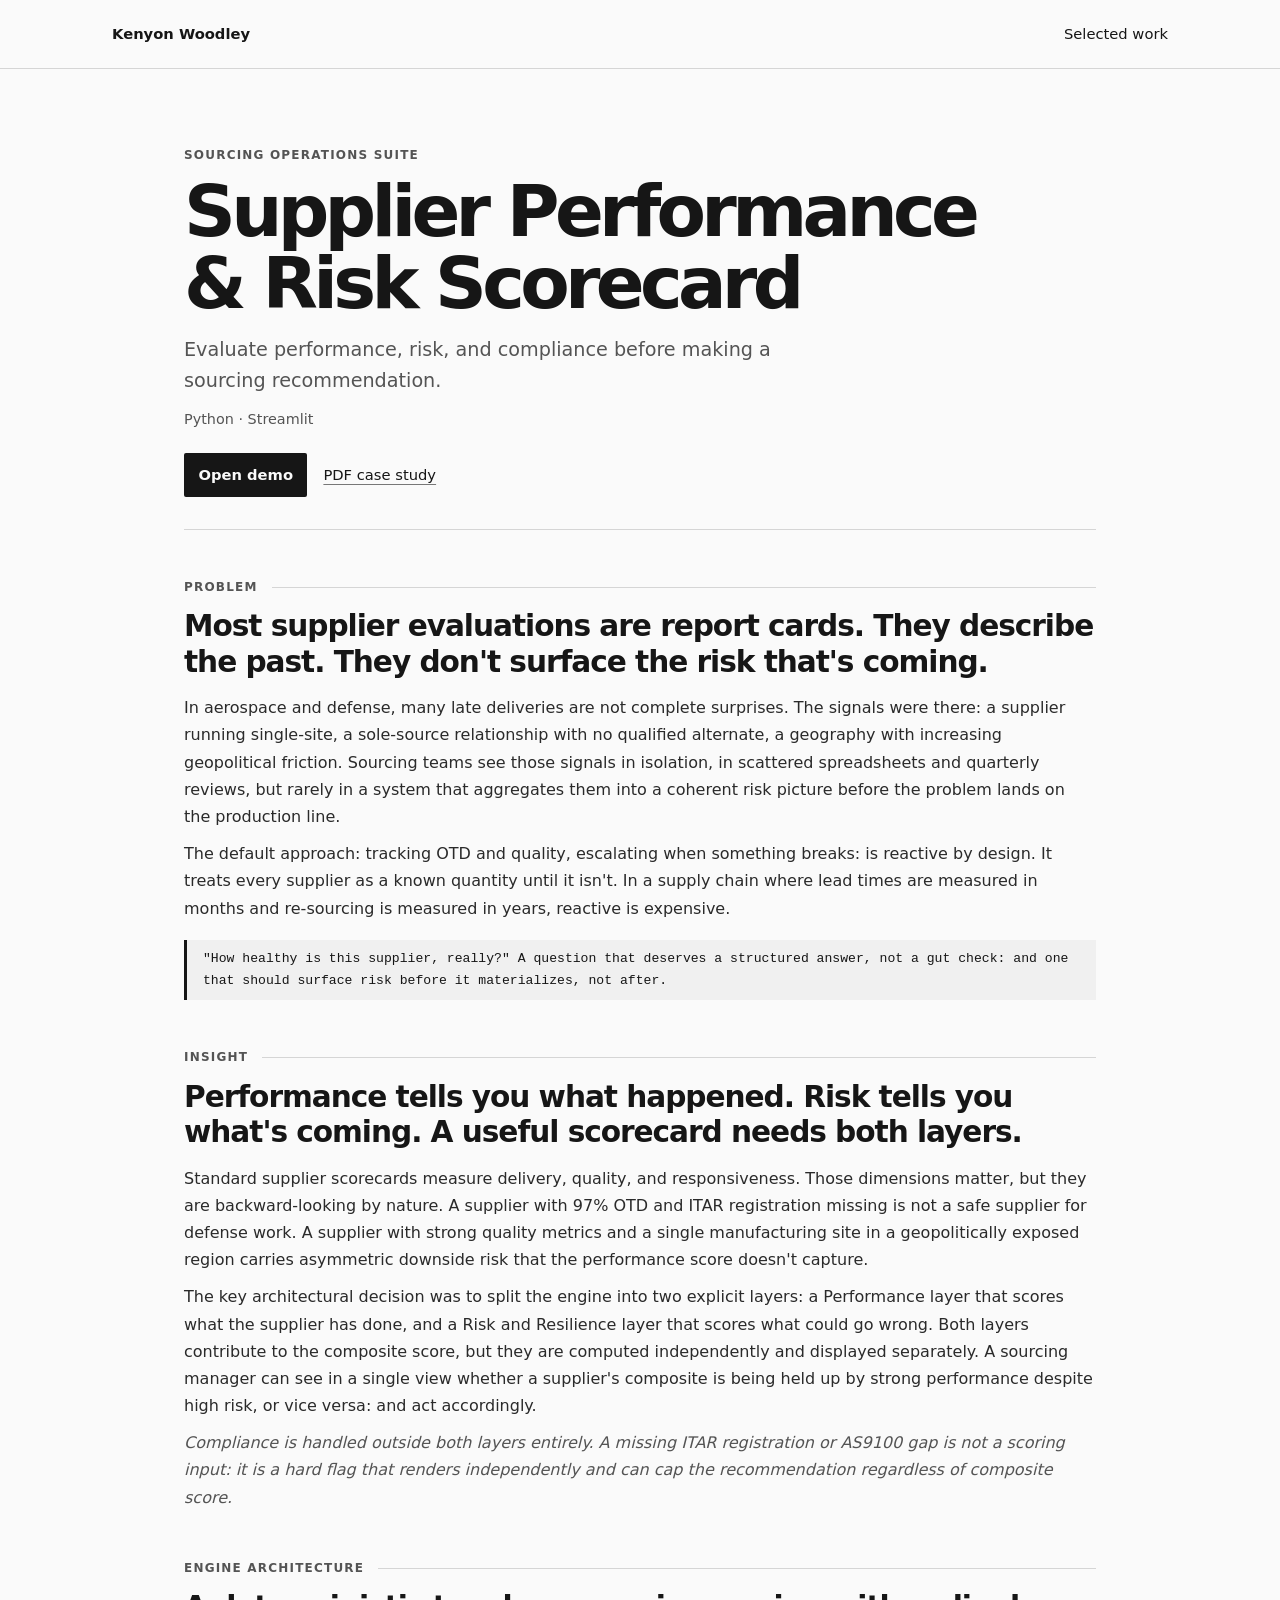
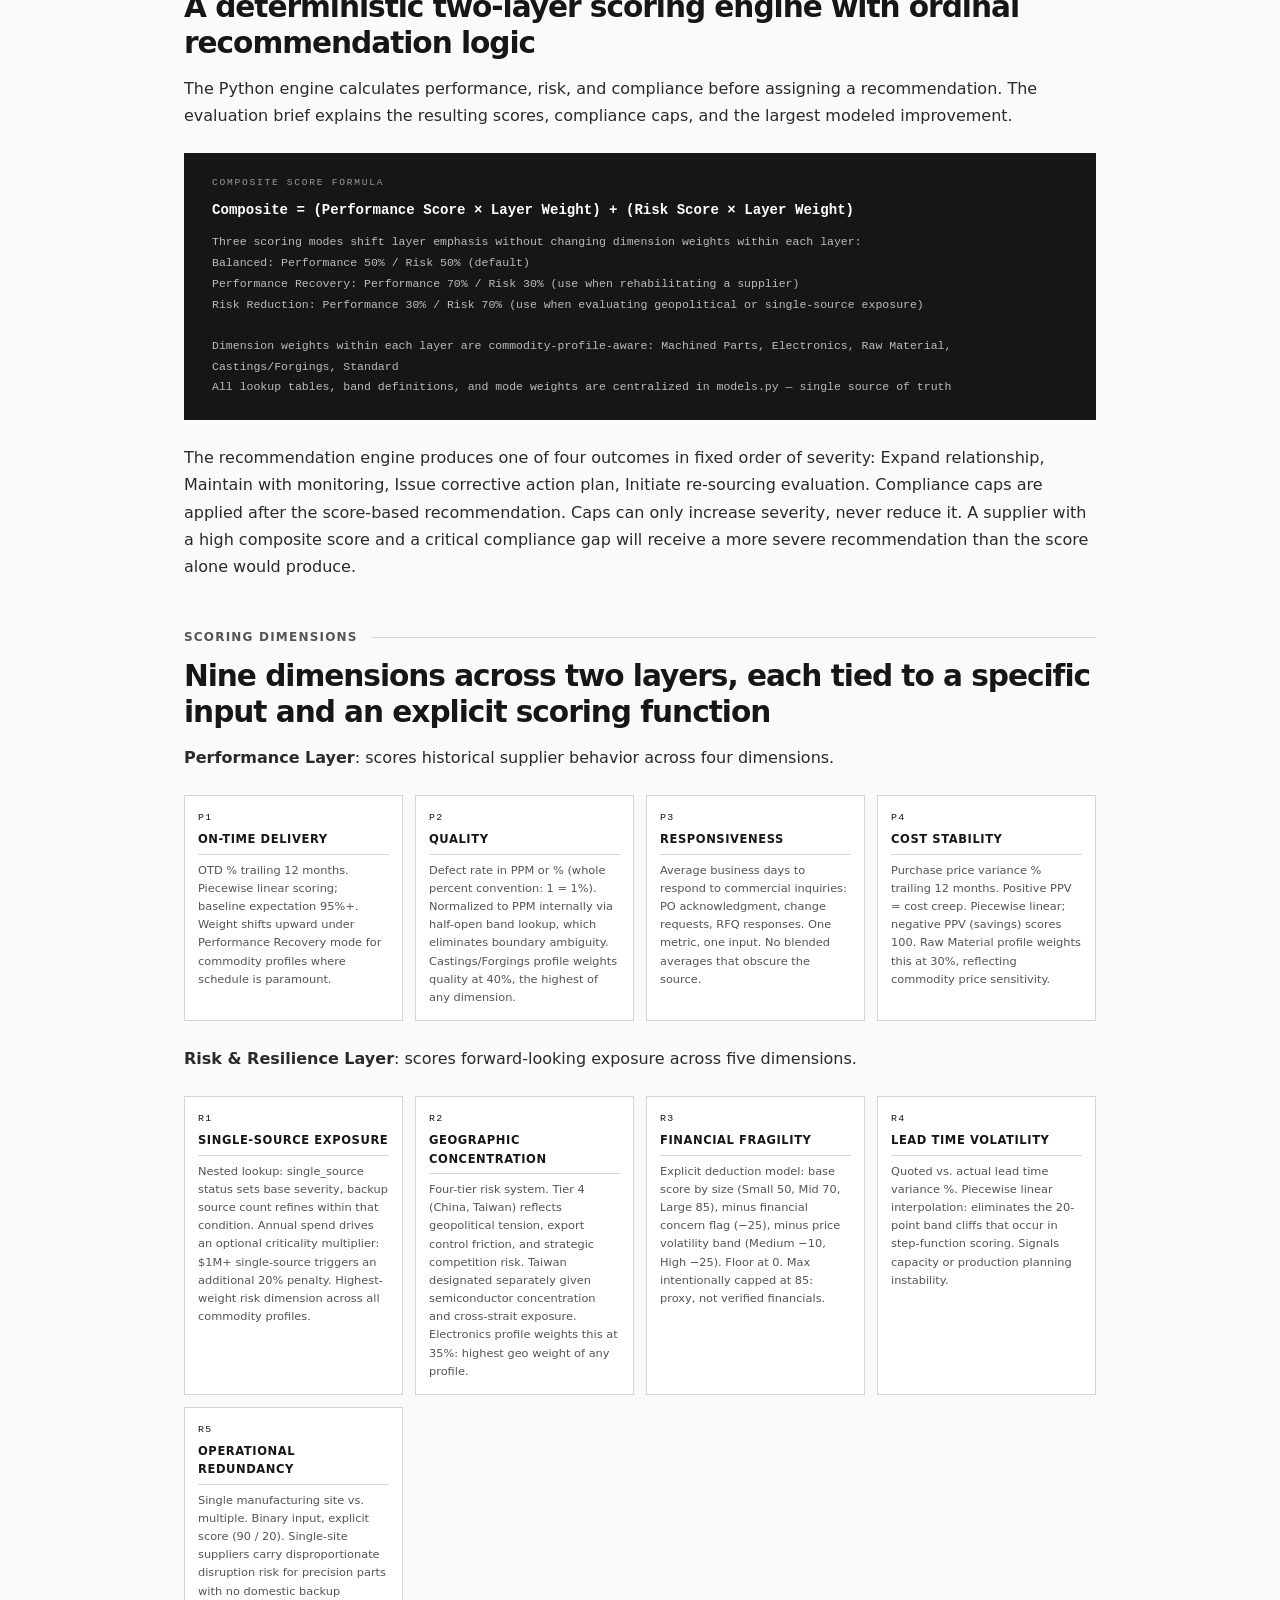
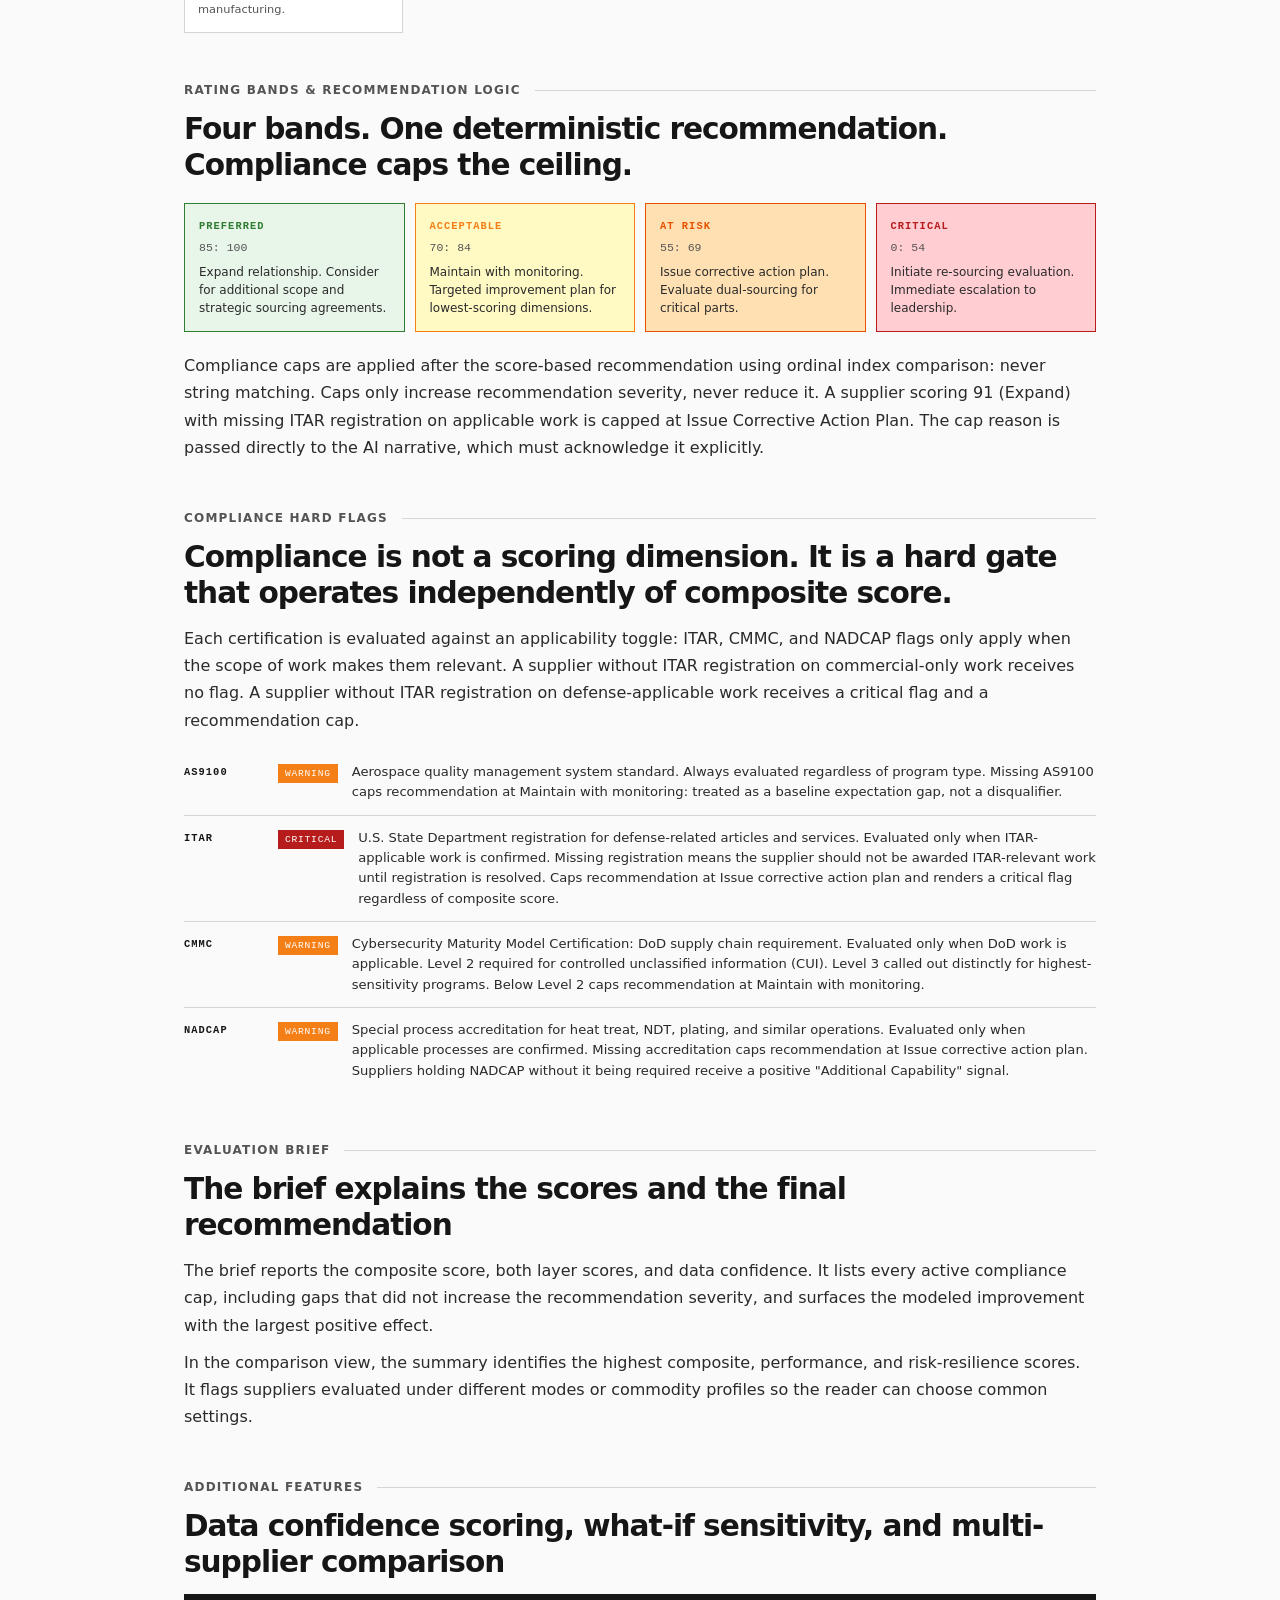
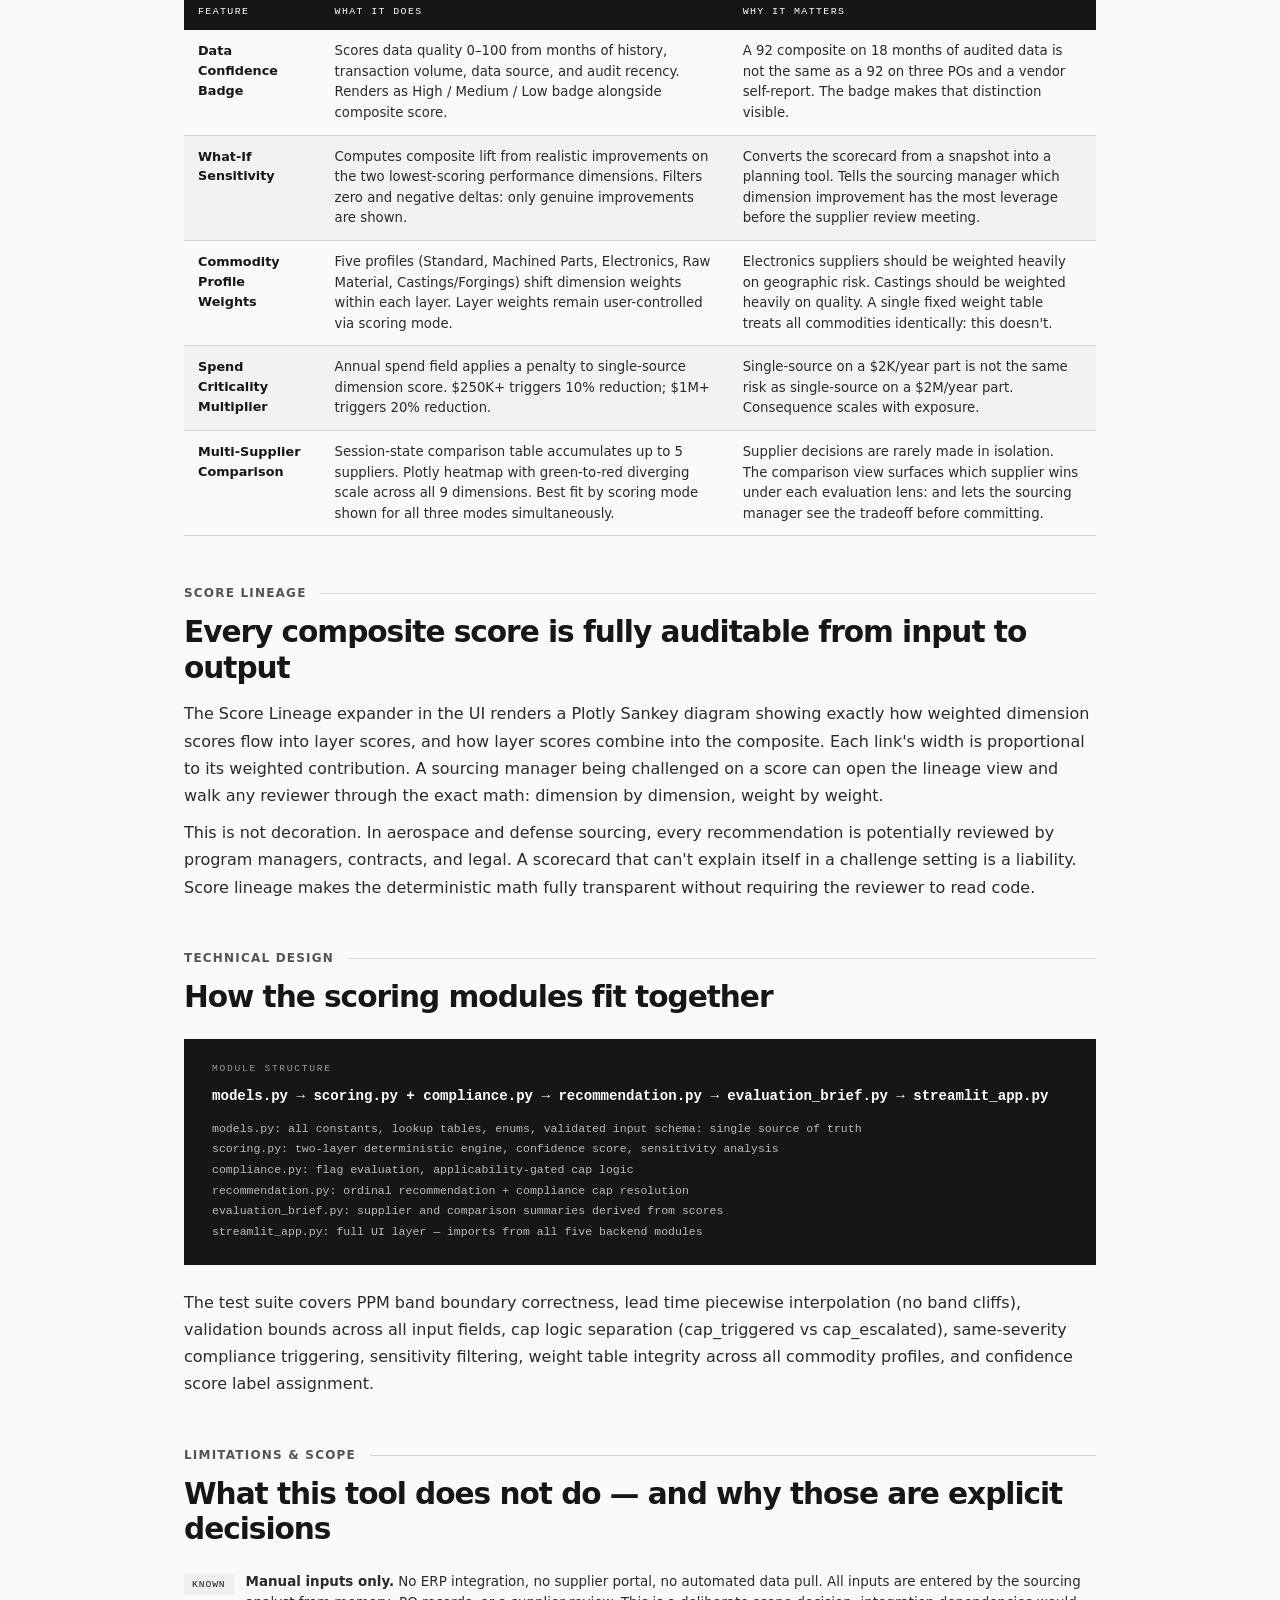
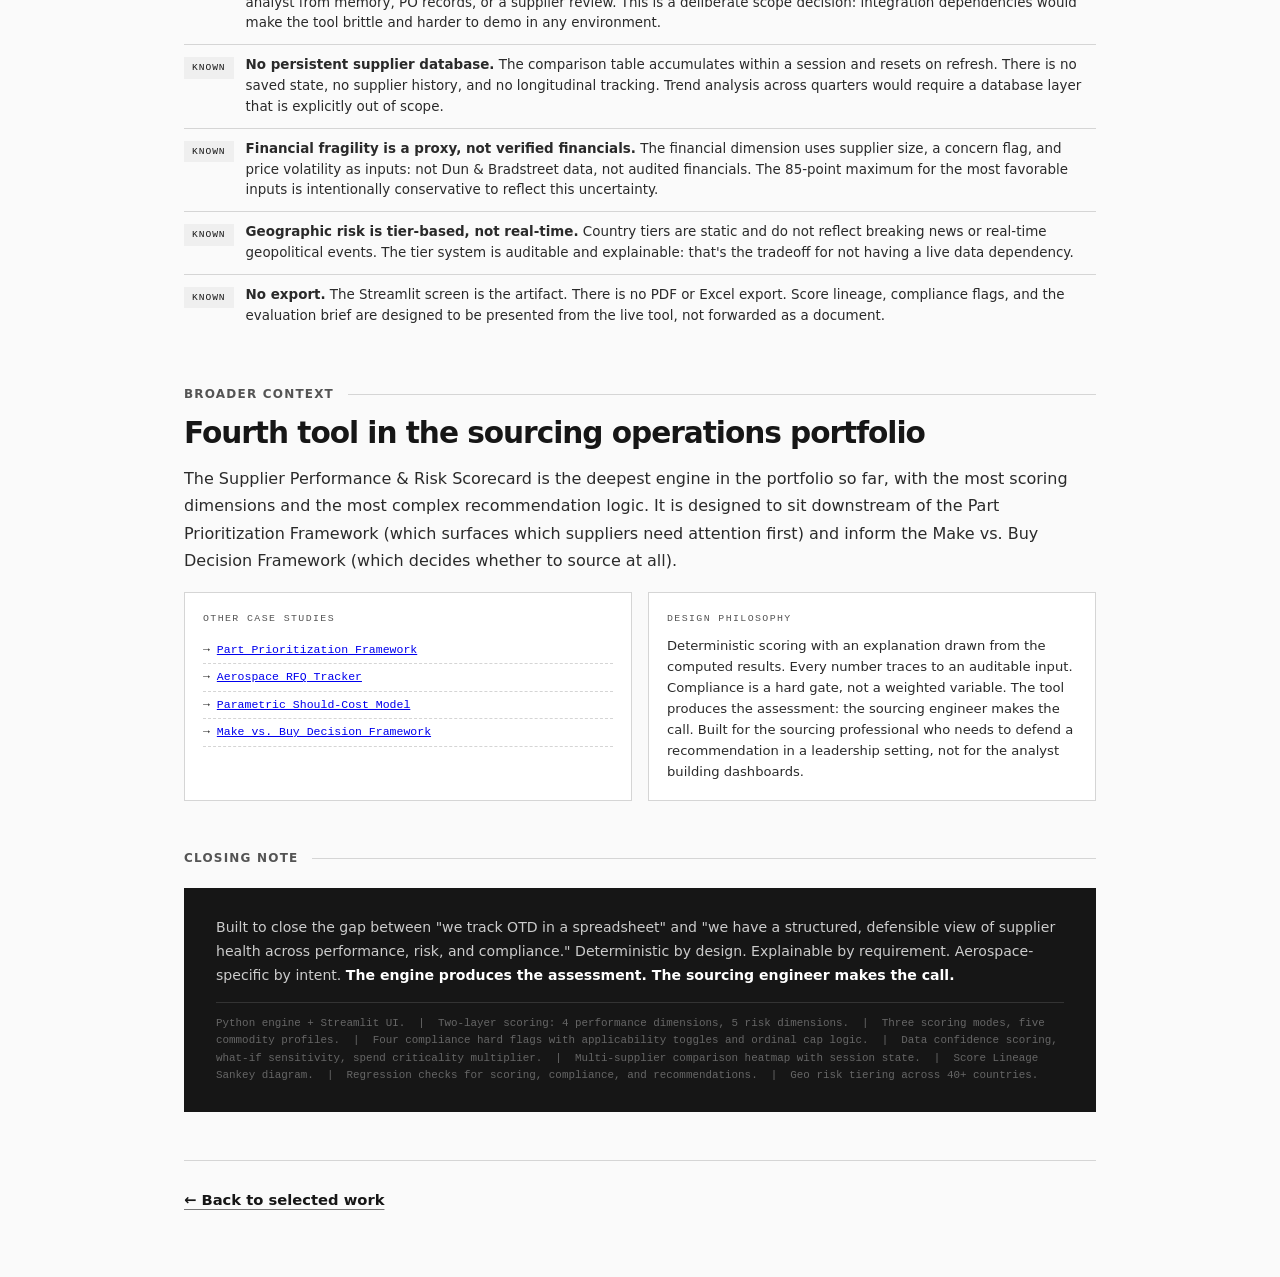
<file: case-studies/supplier-scorecard.html>
<!DOCTYPE html>
<html lang="en">
<head>
<meta charset="UTF-8">
<meta name="viewport" content="width=device-width, initial-scale=1.0">
<title>Supplier Performance &amp; Risk Scorecard | Kenyon Woodley</title>
<style>
  *, *::before, *::after { box-sizing: border-box; margin: 0; padding: 0; }

  :root {
    --bg: #f5f4f0;
    --ink: #1a1a1a;
    --muted: #6b6b6b;
    --accent: #c94a1e;
    --accent2: #e8622a;
    --rule: #d0cfc9;
    --card-bg: #ffffff;
    --tag-bg: #ebebeb;
    --mono: 'Space Mono', 'Courier New', monospace;
    --sans: 'Inter', 'Helvetica Neue', 'Helvetica', sans-serif;
  }

  html { font-size: 15px; }
  body {
    background: var(--bg);
    color: var(--ink);
    font-family: var(--sans);
    font-weight: 400;
    line-height: 1.6;
    -webkit-font-smoothing: antialiased;
  }

  .page { max-width: 900px; margin: 0 auto; padding: 64px 40px 80px; }

  /* HEADER */
  .header { border-top: 2px solid var(--ink); padding-top: 20px; margin-bottom: 48px; display: flex; justify-content: space-between; align-items: flex-start; gap: 24px; }
  .header-eyebrow { font-family: var(--mono); font-size: 0.65rem; letter-spacing: 0.14em; text-transform: uppercase; color: var(--muted); margin-bottom: 10px; }
  .header-title { font-size: 2rem; font-weight: 700; letter-spacing: -0.02em; line-height: 1.15; }
  .header-sub { font-size: 0.8rem; color: var(--muted); margin-top: 8px; font-family: var(--mono); }
  .header-badge { flex-shrink: 0; background: var(--ink); color: #fff; font-family: var(--mono); font-size: 1.1rem; font-weight: 700; padding: 10px 18px; letter-spacing: 0.05em; margin-top: 4px; }

  /* SECTION */
  .section { margin-bottom: 48px; }
  .section-label { font-family: var(--mono); font-size: 0.62rem; letter-spacing: 0.18em; text-transform: uppercase; color: var(--accent); display: flex; align-items: center; gap: 14px; margin-bottom: 12px; }
  .section-label::after { content: ''; flex: 1; height: 1px; background: var(--accent); opacity: 0.4; }
  .section-heading { font-size: 1.45rem; font-weight: 700; letter-spacing: -0.015em; line-height: 1.2; margin-bottom: 14px; }
  .section-body { font-size: 0.88rem; color: #2a2a2a; line-height: 1.7; }
  .section-body p + p { margin-top: 10px; }
  .section-body em { font-style: italic; color: var(--muted); }
  .pull-quote { font-family: var(--mono); font-size: 0.82rem; color: var(--ink); border-left: 3px solid var(--accent); padding: 8px 16px; margin: 18px 0; background: #f0eeea; }

  /* FORMULA BOX */
  .formula-box { background: var(--ink); color: #fff; padding: 22px 28px; margin: 24px 0; font-family: var(--mono); font-size: 0.78rem; line-height: 1.65; }
  .formula-box .formula-label { font-size: 0.6rem; letter-spacing: 0.18em; text-transform: uppercase; color: #999; margin-bottom: 8px; }
  .formula-box .formula-main { font-size: 0.88rem; color: #fff; font-weight: 700; margin-bottom: 10px; }
  .formula-box .formula-sub { color: #bbb; font-size: 0.72rem; line-height: 1.8; }

  /* COMPONENT GRID */
  .component-grid { display: grid; grid-template-columns: repeat(4, 1fr); gap: 12px; margin: 24px 0; }
  .component-card { background: var(--card-bg); border: 1px solid var(--rule); padding: 14px 13px; }
  .component-num { font-family: var(--mono); font-size: 0.62rem; color: var(--accent); letter-spacing: 0.12em; margin-bottom: 4px; }
  .component-title { font-size: 0.72rem; font-weight: 700; letter-spacing: 0.05em; text-transform: uppercase; margin-bottom: 6px; border-bottom: 1px solid var(--rule); padding-bottom: 5px; }
  .component-body { font-size: 0.71rem; color: var(--muted); line-height: 1.6; }

  /* STYLED TABLE */
  .styled-table { width: 100%; border-collapse: collapse; font-size: 0.84rem; margin-top: 18px; }
  .styled-table thead tr { background: var(--ink); color: #fff; }
  .styled-table thead th { padding: 10px 14px; text-align: left; font-family: var(--mono); font-size: 0.62rem; letter-spacing: 0.14em; text-transform: uppercase; font-weight: 400; }
  .styled-table tbody tr { border-bottom: 1px solid var(--rule); }
  .styled-table tbody tr:nth-child(even) { background: #f9f8f5; }
  .styled-table td { padding: 11px 14px; vertical-align: top; line-height: 1.55; }
  .styled-table td:first-child { font-weight: 600; font-size: 0.8rem; color: var(--ink); }
  .styled-table td { color: #2a2a2a; font-size: 0.83rem; }

  /* TWO-COL GRID */
  .two-col { display: grid; grid-template-columns: 1fr 1fr; gap: 16px; margin-top: 18px; }
  .two-col-card { background: var(--card-bg); border: 1px solid var(--rule); padding: 18px; }
  .two-col-label { font-family: var(--mono); font-size: 0.62rem; text-transform: uppercase; letter-spacing: 0.14em; color: var(--muted); margin-bottom: 8px; }
  .two-col-body { font-size: 0.82rem; color: #2a2a2a; line-height: 1.6; }

  /* SCORE BAND TABLE */
  .band-grid { display: grid; grid-template-columns: repeat(4, 1fr); gap: 10px; margin: 20px 0; }
  .band-card { padding: 14px; border: 1px solid var(--rule); }
  .band-label { font-family: var(--mono); font-size: 0.65rem; text-transform: uppercase; letter-spacing: 0.1em; font-weight: 700; margin-bottom: 4px; }
  .band-range { font-family: var(--mono); font-size: 0.72rem; color: var(--muted); margin-bottom: 6px; }
  .band-action { font-size: 0.75rem; color: #2a2a2a; line-height: 1.5; }
  .band-preferred { background: #E8F5E9; border-color: #2E7D32; }
  .band-preferred .band-label { color: #2E7D32; }
  .band-acceptable { background: #FFF9C4; border-color: #F57F17; }
  .band-acceptable .band-label { color: #F57F17; }
  .band-atrisk { background: #FFE0B2; border-color: #E65100; }
  .band-atrisk .band-label { color: #E65100; }
  .band-critical { background: #FFCDD2; border-color: #B71C1C; }
  .band-critical .band-label { color: #B71C1C; }

  /* COMPLIANCE FLAG DISPLAY */
  .flag-list { margin-top: 16px; }
  .flag-item { display: flex; gap: 14px; padding: 12px 0; border-bottom: 1px solid var(--rule); align-items: flex-start; }
  .flag-item:last-child { border-bottom: none; }
  .flag-cert { font-family: var(--mono); font-size: 0.65rem; text-transform: uppercase; letter-spacing: 0.1em; font-weight: 700; min-width: 80px; flex-shrink: 0; padding-top: 2px; }
  .flag-type { font-family: var(--mono); font-size: 0.6rem; text-transform: uppercase; letter-spacing: 0.08em; padding: 2px 7px; flex-shrink: 0; margin-top: 2px; }
  .flag-type-critical { background: #B71C1C; color: #fff; }
  .flag-type-warning { background: #F57F17; color: #fff; }
  .flag-type-info { background: var(--tag-bg); color: var(--muted); }
  .flag-text { font-size: 0.82rem; color: #2a2a2a; line-height: 1.55; }

  /* LIMITATIONS */
  .limit-list { margin-top: 14px; }
  .limit-item { display: flex; gap: 12px; padding: 10px 0; border-bottom: 1px solid var(--rule); font-size: 0.84rem; }
  .limit-item:last-child { border-bottom: none; }
  .limit-tag { font-family: var(--mono); font-size: 0.6rem; letter-spacing: 0.1em; text-transform: uppercase; background: var(--tag-bg); padding: 3px 8px; flex-shrink: 0; height: fit-content; margin-top: 2px; color: var(--ink); }
  .limit-text { color: #2a2a2a; line-height: 1.55; }

  /* CLOSING */
  .closing-box { background: var(--ink); color: #fff; padding: 28px 32px; margin-top: 20px; }
  .closing-box p { font-size: 0.88rem; line-height: 1.7; color: #ccc; }
  .closing-box p strong { color: #fff; }
  .closing-meta { margin-top: 14px; font-family: var(--mono); font-size: 0.68rem; color: #666; border-top: 1px solid #333; padding-top: 12px; }

  /* CONTEXT */
  .context-grid { display: grid; grid-template-columns: 1fr 1fr; gap: 16px; margin-top: 18px; }
  .context-card { background: var(--card-bg); border: 1px solid var(--rule); padding: 18px; }
  .context-card-label { font-family: var(--mono); font-size: 0.62rem; text-transform: uppercase; letter-spacing: 0.14em; color: var(--muted); margin-bottom: 8px; }
  .context-card-body { font-size: 0.82rem; color: #2a2a2a; line-height: 1.6; }
  .upcoming-list { margin-top: 10px; font-size: 0.8rem; color: var(--muted); }
  .upcoming-list li { list-style: none; padding: 4px 0; border-bottom: 1px dashed var(--rule); font-family: var(--mono); font-size: 0.72rem; }
  .upcoming-list li::before { content: '→ '; color: var(--accent); }

  /* FOOTER */
  .page-footer { border-top: 1px solid var(--rule); padding-top: 16px; margin-top: 56px; display: flex; justify-content: space-between; font-family: var(--mono); font-size: 0.65rem; color: var(--muted); }

  @media (max-width: 680px) {
    .page { padding: 32px 20px 48px; }
    .component-grid { grid-template-columns: repeat(2, 1fr); }
    .band-grid { grid-template-columns: repeat(2, 1fr); }
    .two-col, .context-grid { grid-template-columns: 1fr; }
  }
</style>
<link rel="stylesheet" href="../assets/site-theme.css">
<link rel="stylesheet" href="../assets/case-study.css">
</head>
<body>
<a class="case-skip" href="#main">Skip to content</a>
<nav class="case-nav" aria-label="Portfolio">
  <div>
    <a class="case-wordmark" href="../">Kenyon Woodley</a>
    <a href="../#work">Selected work</a>
  </div>
</nav>
<main id="main" class="page" tabindex="-1">

  <!-- HEADER -->
  <header class="header">
    <p class="header-eyebrow">Sourcing Operations Suite</p>
    <h1 class="header-title">Supplier Performance &amp; Risk Scorecard</h1>
    <p class="case-intro">Evaluate performance, risk, and compliance before making a sourcing recommendation.</p>
    <p class="header-sub">Python · Streamlit</p>
    <div class="case-actions">
      <a class="case-primary" href="https://kenyon-supplier-scorecard.streamlit.app/">Open demo</a>
      <a href="../pdfs/Supplier_Scorecard_Case_Study.pdf">PDF case study</a>
    </div>
  </header>

  <!-- 01 PROBLEM -->
  <div class="section">
    <div class="section-label">Problem</div>
    <h2 class="section-heading">Most supplier evaluations are report cards. They describe the past. They don't surface the risk that's coming.</h2>
    <div class="section-body">
      <p>In aerospace and defense, many late deliveries are not complete surprises. The signals were there: a supplier running single-site, a sole-source relationship with no qualified alternate, a geography with increasing geopolitical friction. Sourcing teams see those signals in isolation, in scattered spreadsheets and quarterly reviews, but rarely in a system that aggregates them into a coherent risk picture before the problem lands on the production line.</p>
      <p>The default approach: tracking OTD and quality, escalating when something breaks: is reactive by design. It treats every supplier as a known quantity until it isn't. In a supply chain where lead times are measured in months and re-sourcing is measured in years, reactive is expensive.</p>
      <div class="pull-quote">"How healthy is this supplier, really?" A question that deserves a structured answer, not a gut check: and one that should surface risk before it materializes, not after.</div>
    </div>
  </div>

  <!-- 02 INSIGHT -->
  <div class="section">
    <div class="section-label">Insight</div>
    <h2 class="section-heading">Performance tells you what happened. Risk tells you what's coming. A useful scorecard needs both layers.</h2>
    <div class="section-body">
      <p>Standard supplier scorecards measure delivery, quality, and responsiveness. Those dimensions matter, but they are backward-looking by nature. A supplier with 97% OTD and ITAR registration missing is not a safe supplier for defense work. A supplier with strong quality metrics and a single manufacturing site in a geopolitically exposed region carries asymmetric downside risk that the performance score doesn't capture.</p>
      <p>The key architectural decision was to split the engine into two explicit layers: a Performance layer that scores what the supplier has done, and a Risk and Resilience layer that scores what could go wrong. Both layers contribute to the composite score, but they are computed independently and displayed separately. A sourcing manager can see in a single view whether a supplier's composite is being held up by strong performance despite high risk, or vice versa: and act accordingly.</p>
      <p><em>Compliance is handled outside both layers entirely. A missing ITAR registration or AS9100 gap is not a scoring input: it is a hard flag that renders independently and can cap the recommendation regardless of composite score.</em></p>
    </div>
  </div>

  <!-- 03 ENGINE ARCHITECTURE -->
  <div class="section">
    <div class="section-label">Engine Architecture</div>
    <h2 class="section-heading">A deterministic two-layer scoring engine with ordinal recommendation logic</h2>
    <div class="section-body">
      <p>The Python engine calculates performance, risk, and compliance before assigning a recommendation. The evaluation brief explains the resulting scores, compliance caps, and the largest modeled improvement.</p>
    </div>

    <div class="formula-box">
      <div class="formula-label">Composite Score Formula</div>
      <div class="formula-main">Composite = (Performance Score × Layer Weight) + (Risk Score × Layer Weight)</div>
      <div class="formula-sub">
        Three scoring modes shift layer emphasis without changing dimension weights within each layer:<br>
        Balanced: Performance 50% / Risk 50% (default)<br>
        Performance Recovery: Performance 70% / Risk 30% (use when rehabilitating a supplier)<br>
        Risk Reduction: Performance 30% / Risk 70% (use when evaluating geopolitical or single-source exposure)<br><br>
        Dimension weights within each layer are commodity-profile-aware: Machined Parts, Electronics, Raw Material, Castings/Forgings, Standard<br>
        All lookup tables, band definitions, and mode weights are centralized in models.py — single source of truth
      </div>
    </div>

    <div class="section-body">
      <p>The recommendation engine produces one of four outcomes in fixed order of severity: Expand relationship, Maintain with monitoring, Issue corrective action plan, Initiate re-sourcing evaluation. Compliance caps are applied after the score-based recommendation. Caps can only increase severity, never reduce it. A supplier with a high composite score and a critical compliance gap will receive a more severe recommendation than the score alone would produce.</p>
    </div>
  </div>

  <!-- 04 SCORING DIMENSIONS -->
  <div class="section">
    <div class="section-label">Scoring Dimensions</div>
    <h2 class="section-heading">Nine dimensions across two layers, each tied to a specific input and an explicit scoring function</h2>

    <div class="section-body" style="margin-bottom: 16px;">
      <p><strong>Performance Layer</strong>: scores historical supplier behavior across four dimensions.</p>
    </div>

    <div class="component-grid">
      <div class="component-card">
        <div class="component-num">P1</div>
        <div class="component-title">On-Time Delivery</div>
        <div class="component-body">OTD % trailing 12 months. Piecewise linear scoring; baseline expectation 95%+. Weight shifts upward under Performance Recovery mode for commodity profiles where schedule is paramount.</div>
      </div>
      <div class="component-card">
        <div class="component-num">P2</div>
        <div class="component-title">Quality</div>
        <div class="component-body">Defect rate in PPM or % (whole percent convention: 1 = 1%). Normalized to PPM internally via half-open band lookup, which eliminates boundary ambiguity. Castings/Forgings profile weights quality at 40%, the highest of any dimension.</div>
      </div>
      <div class="component-card">
        <div class="component-num">P3</div>
        <div class="component-title">Responsiveness</div>
        <div class="component-body">Average business days to respond to commercial inquiries: PO acknowledgment, change requests, RFQ responses. One metric, one input. No blended averages that obscure the source.</div>
      </div>
      <div class="component-card">
        <div class="component-num">P4</div>
        <div class="component-title">Cost Stability</div>
        <div class="component-body">Purchase price variance % trailing 12 months. Positive PPV = cost creep. Piecewise linear; negative PPV (savings) scores 100. Raw Material profile weights this at 30%, reflecting commodity price sensitivity.</div>
      </div>
    </div>

    <div class="section-body" style="margin: 20px 0 16px;">
      <p><strong>Risk &amp; Resilience Layer</strong>: scores forward-looking exposure across five dimensions.</p>
    </div>

    <div class="component-grid">
      <div class="component-card">
        <div class="component-num">R1</div>
        <div class="component-title">Single-Source Exposure</div>
        <div class="component-body">Nested lookup: single_source status sets base severity, backup source count refines within that condition. Annual spend drives an optional criticality multiplier: $1M+ single-source triggers an additional 20% penalty. Highest-weight risk dimension across all commodity profiles.</div>
      </div>
      <div class="component-card">
        <div class="component-num">R2</div>
        <div class="component-title">Geographic Concentration</div>
        <div class="component-body">Four-tier risk system. Tier 4 (China, Taiwan) reflects geopolitical tension, export control friction, and strategic competition risk. Taiwan designated separately given semiconductor concentration and cross-strait exposure. Electronics profile weights this at 35%: highest geo weight of any profile.</div>
      </div>
      <div class="component-card">
        <div class="component-num">R3</div>
        <div class="component-title">Financial Fragility</div>
        <div class="component-body">Explicit deduction model: base score by size (Small 50, Mid 70, Large 85), minus financial concern flag (−25), minus price volatility band (Medium −10, High −25). Floor at 0. Max intentionally capped at 85: proxy, not verified financials.</div>
      </div>
      <div class="component-card">
        <div class="component-num">R4</div>
        <div class="component-title">Lead Time Volatility</div>
        <div class="component-body">Quoted vs. actual lead time variance %. Piecewise linear interpolation: eliminates the 20-point band cliffs that occur in step-function scoring. Signals capacity or production planning instability.</div>
      </div>
      <div class="component-card">
        <div class="component-num">R5</div>
        <div class="component-title">Operational Redundancy</div>
        <div class="component-body">Single manufacturing site vs. multiple. Binary input, explicit score (90 / 20). Single-site suppliers carry disproportionate disruption risk for precision parts with no domestic backup manufacturing.</div>
      </div>
    </div>
  </div>

  <!-- 05 RATING BANDS -->
  <div class="section">
    <div class="section-label">Rating Bands &amp; Recommendation Logic</div>
    <h2 class="section-heading">Four bands. One deterministic recommendation. Compliance caps the ceiling.</h2>

    <div class="band-grid">
      <div class="band-card band-preferred">
        <div class="band-label">Preferred</div>
        <div class="band-range">85: 100</div>
        <div class="band-action">Expand relationship. Consider for additional scope and strategic sourcing agreements.</div>
      </div>
      <div class="band-card band-acceptable">
        <div class="band-label">Acceptable</div>
        <div class="band-range">70: 84</div>
        <div class="band-action">Maintain with monitoring. Targeted improvement plan for lowest-scoring dimensions.</div>
      </div>
      <div class="band-card band-atrisk">
        <div class="band-label">At Risk</div>
        <div class="band-range">55: 69</div>
        <div class="band-action">Issue corrective action plan. Evaluate dual-sourcing for critical parts.</div>
      </div>
      <div class="band-card band-critical">
        <div class="band-label">Critical</div>
        <div class="band-range">0: 54</div>
        <div class="band-action">Initiate re-sourcing evaluation. Immediate escalation to leadership.</div>
      </div>
    </div>

    <div class="section-body" style="margin-top: 18px;">
      <p>Compliance caps are applied after the score-based recommendation using ordinal index comparison: never string matching. Caps only increase recommendation severity, never reduce it. A supplier scoring 91 (Expand) with missing ITAR registration on applicable work is capped at Issue Corrective Action Plan. The cap reason is passed directly to the AI narrative, which must acknowledge it explicitly.</p>
    </div>
  </div>

  <!-- 06 COMPLIANCE FLAGS -->
  <div class="section">
    <div class="section-label">Compliance Hard Flags</div>
    <h2 class="section-heading">Compliance is not a scoring dimension. It is a hard gate that operates independently of composite score.</h2>
    <div class="section-body">
      <p>Each certification is evaluated against an applicability toggle: ITAR, CMMC, and NADCAP flags only apply when the scope of work makes them relevant. A supplier without ITAR registration on commercial-only work receives no flag. A supplier without ITAR registration on defense-applicable work receives a critical flag and a recommendation cap.</p>
    </div>

    <div class="flag-list">
      <div class="flag-item">
        <div class="flag-cert">AS9100</div>
        <span class="flag-type flag-type-warning">Warning</span>
        <div class="flag-text">Aerospace quality management system standard. Always evaluated regardless of program type. Missing AS9100 caps recommendation at Maintain with monitoring: treated as a baseline expectation gap, not a disqualifier.</div>
      </div>
      <div class="flag-item">
        <div class="flag-cert">ITAR</div>
        <span class="flag-type flag-type-critical">Critical</span>
        <div class="flag-text">U.S. State Department registration for defense-related articles and services. Evaluated only when ITAR-applicable work is confirmed. Missing registration means the supplier should not be awarded ITAR-relevant work until registration is resolved. Caps recommendation at Issue corrective action plan and renders a critical flag regardless of composite score.</div>
      </div>
      <div class="flag-item">
        <div class="flag-cert">CMMC</div>
        <span class="flag-type flag-type-warning">Warning</span>
        <div class="flag-text">Cybersecurity Maturity Model Certification: DoD supply chain requirement. Evaluated only when DoD work is applicable. Level 2 required for controlled unclassified information (CUI). Level 3 called out distinctly for highest-sensitivity programs. Below Level 2 caps recommendation at Maintain with monitoring.</div>
      </div>
      <div class="flag-item">
        <div class="flag-cert">NADCAP</div>
        <span class="flag-type flag-type-warning">Warning</span>
        <div class="flag-text">Special process accreditation for heat treat, NDT, plating, and similar operations. Evaluated only when applicable processes are confirmed. Missing accreditation caps recommendation at Issue corrective action plan. Suppliers holding NADCAP without it being required receive a positive "Additional Capability" signal.</div>
      </div>
    </div>
  </div>

  <!-- 07 EVALUATION BRIEF -->
  <div class="section">
    <div class="section-label">Evaluation brief</div>
    <h2 class="section-heading">The brief explains the scores and the final recommendation</h2>
    <div class="section-body">
      <p>The brief reports the composite score, both layer scores, and data confidence. It lists every active compliance cap, including gaps that did not increase the recommendation severity, and surfaces the modeled improvement with the largest positive effect.</p>
      <p>In the comparison view, the summary identifies the highest composite, performance, and risk-resilience scores. It flags suppliers evaluated under different modes or commodity profiles so the reader can choose common settings.</p>
    </div>
  </div>

  <!-- 08 ADDITIONAL FEATURES -->
  <div class="section">
    <div class="section-label">Additional Features</div>
    <h2 class="section-heading">Data confidence scoring, what-if sensitivity, and multi-supplier comparison</h2>

    <div class="case-table-wrap" role="region" aria-label="Data table" tabindex="0">

      <table class="styled-table">
      <thead>
        <tr>
          <th>Feature</th>
          <th>What It Does</th>
          <th>Why It Matters</th>
        </tr>
      </thead>
      <tbody>
        <tr>
          <td>Data Confidence Badge</td>
          <td>Scores data quality 0–100 from months of history, transaction volume, data source, and audit recency. Renders as High / Medium / Low badge alongside composite score.</td>
          <td>A 92 composite on 18 months of audited data is not the same as a 92 on three POs and a vendor self-report. The badge makes that distinction visible.</td>
        </tr>
        <tr>
          <td>What-If Sensitivity</td>
          <td>Computes composite lift from realistic improvements on the two lowest-scoring performance dimensions. Filters zero and negative deltas: only genuine improvements are shown.</td>
          <td>Converts the scorecard from a snapshot into a planning tool. Tells the sourcing manager which dimension improvement has the most leverage before the supplier review meeting.</td>
        </tr>
        <tr>
          <td>Commodity Profile Weights</td>
          <td>Five profiles (Standard, Machined Parts, Electronics, Raw Material, Castings/Forgings) shift dimension weights within each layer. Layer weights remain user-controlled via scoring mode.</td>
          <td>Electronics suppliers should be weighted heavily on geographic risk. Castings should be weighted heavily on quality. A single fixed weight table treats all commodities identically: this doesn't.</td>
        </tr>
        <tr>
          <td>Spend Criticality Multiplier</td>
          <td>Annual spend field applies a penalty to single-source dimension score. $250K+ triggers 10% reduction; $1M+ triggers 20% reduction.</td>
          <td>Single-source on a $2K/year part is not the same risk as single-source on a $2M/year part. Consequence scales with exposure.</td>
        </tr>
        <tr>
          <td>Multi-Supplier Comparison</td>
          <td>Session-state comparison table accumulates up to 5 suppliers. Plotly heatmap with green-to-red diverging scale across all 9 dimensions. Best fit by scoring mode shown for all three modes simultaneously.</td>
          <td>Supplier decisions are rarely made in isolation. The comparison view surfaces which supplier wins under each evaluation lens: and lets the sourcing manager see the tradeoff before committing.</td>
        </tr>
      </tbody>
    </table>

    </div>
  </div>

  <!-- 09 SCORE LINEAGE -->
  <div class="section">
    <div class="section-label">Score Lineage</div>
    <h2 class="section-heading">Every composite score is fully auditable from input to output</h2>
    <div class="section-body">
      <p>The Score Lineage expander in the UI renders a Plotly Sankey diagram showing exactly how weighted dimension scores flow into layer scores, and how layer scores combine into the composite. Each link's width is proportional to its weighted contribution. A sourcing manager being challenged on a score can open the lineage view and walk any reviewer through the exact math: dimension by dimension, weight by weight.</p>
      <p>This is not decoration. In aerospace and defense sourcing, every recommendation is potentially reviewed by program managers, contracts, and legal. A scorecard that can't explain itself in a challenge setting is a liability. Score lineage makes the deterministic math fully transparent without requiring the reviewer to read code.</p>
    </div>
  </div>

  <!-- 10 TECHNICAL DESIGN -->
  <div class="section">
    <div class="section-label">Technical Design</div>
    <h2 class="section-heading">How the scoring modules fit together</h2>

    <div class="formula-box">
      <div class="formula-label">Module Structure</div>
      <div class="formula-main">models.py → scoring.py + compliance.py → recommendation.py → evaluation_brief.py → streamlit_app.py</div>
      <div class="formula-sub">
        models.py: all constants, lookup tables, enums, validated input schema: single source of truth<br>
        scoring.py: two-layer deterministic engine, confidence score, sensitivity analysis<br>
        compliance.py: flag evaluation, applicability-gated cap logic<br>
        recommendation.py: ordinal recommendation + compliance cap resolution<br>
        evaluation_brief.py: supplier and comparison summaries derived from scores<br>
        streamlit_app.py: full UI layer — imports from all five backend modules
      </div>
    </div>

    <div class="section-body">
      <p>The test suite covers PPM band boundary correctness, lead time piecewise interpolation (no band cliffs), validation bounds across all input fields, cap logic separation (cap_triggered vs cap_escalated), same-severity compliance triggering, sensitivity filtering, weight table integrity across all commodity profiles, and confidence score label assignment.</p>
    </div>
  </div>

  <!-- 11 LIMITATIONS -->
  <div class="section">
    <div class="section-label">Limitations &amp; Scope</div>
    <h2 class="section-heading">What this tool does not do — and why those are explicit decisions</h2>

    <div class="limit-list">
      <div class="limit-item">
        <span class="limit-tag">Known</span>
        <div class="limit-text"><strong>Manual inputs only.</strong> No ERP integration, no supplier portal, no automated data pull. All inputs are entered by the sourcing analyst from memory, PO records, or a supplier review. This is a deliberate scope decision: integration dependencies would make the tool brittle and harder to demo in any environment.</div>
      </div>
      <div class="limit-item">
        <span class="limit-tag">Known</span>
        <div class="limit-text"><strong>No persistent supplier database.</strong> The comparison table accumulates within a session and resets on refresh. There is no saved state, no supplier history, and no longitudinal tracking. Trend analysis across quarters would require a database layer that is explicitly out of scope.</div>
      </div>
      <div class="limit-item">
        <span class="limit-tag">Known</span>
        <div class="limit-text"><strong>Financial fragility is a proxy, not verified financials.</strong> The financial dimension uses supplier size, a concern flag, and price volatility as inputs: not Dun &amp; Bradstreet data, not audited financials. The 85-point maximum for the most favorable inputs is intentionally conservative to reflect this uncertainty.</div>
      </div>
      <div class="limit-item">
        <span class="limit-tag">Known</span>
        <div class="limit-text"><strong>Geographic risk is tier-based, not real-time.</strong> Country tiers are static and do not reflect breaking news or real-time geopolitical events. The tier system is auditable and explainable: that's the tradeoff for not having a live data dependency.</div>
      </div>
      <div class="limit-item">
        <span class="limit-tag">Known</span>
        <div class="limit-text"><strong>No export.</strong> The Streamlit screen is the artifact. There is no PDF or Excel export. Score lineage, compliance flags, and the evaluation brief are designed to be presented from the live tool, not forwarded as a document.</div>
      </div>
    </div>
  </div>

  <!-- 12 BROADER CONTEXT -->
  <div class="section">
    <div class="section-label">Broader Context</div>
    <h2 class="section-heading">Fourth tool in the sourcing operations portfolio</h2>
    <div class="section-body">
      <p>The Supplier Performance &amp; Risk Scorecard is the deepest engine in the portfolio so far, with the most scoring dimensions and the most complex recommendation logic. It is designed to sit downstream of the Part Prioritization Framework (which surfaces which suppliers need attention first) and inform the Make vs. Buy Decision Framework (which decides whether to source at all).</p>
    </div>
    <div class="context-grid">
      <div class="context-card">
        <div class="context-card-label">Other case studies</div>
        <ul class="upcoming-list">
          <li><a href="part-prioritization.html">Part Prioritization Framework</a></li>
          <li><a href="rfq-tracker.html">Aerospace RFQ Tracker</a></li>
          <li><a href="should-cost.html">Parametric Should-Cost Model</a></li>
          <li><a href="make-vs-buy.html">Make vs. Buy Decision Framework</a></li>
        </ul>
      </div>
      <div class="context-card">
        <div class="context-card-label">Design Philosophy</div>
        <div class="context-card-body">Deterministic scoring with an explanation drawn from the computed results. Every number traces to an auditable input. Compliance is a hard gate, not a weighted variable. The tool produces the assessment: the sourcing engineer makes the call. Built for the sourcing professional who needs to defend a recommendation in a leadership setting, not for the analyst building dashboards.</div>
      </div>
    </div>
  </div>

  <!-- 13 CLOSING -->
  <div class="section">
    <div class="section-label">Closing Note</div>
    <div class="closing-box">
      <p>Built to close the gap between "we track OTD in a spreadsheet" and "we have a structured, defensible view of supplier health across performance, risk, and compliance." Deterministic by design. Explainable by requirement. Aerospace-specific by intent. <strong>The engine produces the assessment. The sourcing engineer makes the call.</strong></p>
      <div class="closing-meta">Python engine + Streamlit UI. &nbsp;|&nbsp; Two-layer scoring: 4 performance dimensions, 5 risk dimensions. &nbsp;|&nbsp; Three scoring modes, five commodity profiles. &nbsp;|&nbsp; Four compliance hard flags with applicability toggles and ordinal cap logic. &nbsp;|&nbsp; Data confidence scoring, what-if sensitivity, spend criticality multiplier. &nbsp;|&nbsp; Multi-supplier comparison heatmap with session state. &nbsp;|&nbsp; Score Lineage Sankey diagram. &nbsp;|&nbsp; Regression checks for scoring, compliance, and recommendations. &nbsp;|&nbsp; Geo risk tiering across 40+ countries.</div>
    </div>
  </div>

  <!-- FOOTER -->
  <footer class="page-footer">
    <a href="../#work">← Back to selected work</a>
  </footer>
</main>
</body>
</html>
</file>
<file: assets/site-theme.css>
:root {
  color-scheme: light;
  --paper: #fafafa;
  --ink: #161616;
  --muted: #545454;
  --rule: #d5d5d5;
  --hover: #333;
  --font: system-ui, -apple-system, BlinkMacSystemFont, "Segoe UI", sans-serif;
}
</file>
<file: assets/home.css>
* { box-sizing: border-box; }

html { scroll-padding-top: 1.25rem; }

body {
  margin: 0;
  background: var(--paper);
  color: var(--ink);
  font-family: var(--font);
  line-height: 1.6;
}

img {
  display: block;
  max-width: 100%;
  height: auto;
}

a { color: inherit; }

a:focus-visible, summary:focus-visible {
  outline: 2px solid var(--ink);
  outline-offset: 4px;
}

h1, h2, h3, h4, p, figure { margin: 0; }

h1, h2, h3, h4 { line-height: 1.12; }

.shell {
  width: min(100% - 4rem, 66rem);
  margin-inline: auto;
}

.skip-link {
  position: fixed;
  z-index: 10;
  top: 0.75rem;
  left: 0.75rem;
  padding: 0.75rem 1rem;
  transform: translateY(-150%);
  background: var(--ink);
  color: var(--paper);
}

.skip-link:focus { transform: none; }

.site-header { border-bottom: 1px solid var(--rule); }

.header-inner, .header-inner nav {
  display: flex;
  align-items: center;
}

.header-inner {
  justify-content: space-between;
  min-height: 4.25rem;
  gap: 0.5rem 1.5rem;
}

.wordmark {
  font-size: 0.95rem;
  font-weight: 680;
  text-decoration: none;
}

.header-inner nav { gap: clamp(1rem, 3vw, 2rem); }

.header-inner nav a {
  display: inline-flex;
  align-items: center;
  min-height: 2.75rem;
  color: var(--muted);
  font-size: 0.92rem;
  text-decoration: none;
}

.header-inner a:hover {
  color: var(--ink);
  text-decoration: underline;
  text-underline-offset: 0.25em;
}

.hero {
  display: grid;
  grid-template-columns: minmax(0, 1fr) clamp(9rem, 18vw, 13.5rem);
  align-items: center;
  gap: clamp(2rem, 7vw, 6rem);
  padding-block: clamp(3.25rem, 7vw, 6rem);
}

.eyebrow {
  color: var(--muted);
  font-size: 0.75rem;
  font-weight: 650;
  letter-spacing: 0.1em;
  text-transform: uppercase;
}

.hero h1 {
  margin-top: 0.8rem;
  font-size: clamp(3rem, 7vw, 6.5rem);
  font-weight: 675;
  letter-spacing: -0.075em;
  line-height: 1;
  text-wrap: balance;
}

.intro {
  max-width: 38rem;
  margin-top: 1.25rem;
  color: var(--muted);
  font-size: clamp(1.05rem, 1.65vw, 1.2rem);
}

.button {
  display: inline-flex;
  align-items: center;
  gap: 0.65rem;
  min-height: 2.75rem;
  margin-top: 1.55rem;
  padding: 0.55rem 0.95rem;
  border-radius: 2px;
  background: var(--ink);
  color: var(--paper);
  font-size: 0.9rem;
  font-weight: 650;
  text-decoration: none;
}

.button:hover { background: var(--hover); }

.portrait img {
  width: 100%;
}

.portrait figcaption {
  margin-top: 0.55rem;
  color: var(--muted);
  font-size: 0.8rem;
}

.section {
  border-top: 1px solid var(--rule);
  padding-block: clamp(2.25rem, 5vw, 4rem);
}

.section h2 {
  font-size: clamp(2.1rem, 4.5vw, 3.75rem);
  font-weight: 665;
  letter-spacing: -0.055em;
}

.collection { margin-top: clamp(1.6rem, 3vw, 2.4rem); }

.collection-intro {
  padding-bottom: 1.35rem;
  border-bottom: 1px solid var(--ink);
}

.collection-intro h3 {
  font-size: clamp(1.2rem, 2.2vw, 1.6rem);
  letter-spacing: -0.025em;
}

.collection-intro p, .project-copy p, .about p { color: var(--muted); }

.collection-intro p {
  max-width: 44rem;
  margin-top: 0.4rem;
}

.project {
  display: grid;
  grid-template-columns: minmax(0, 1fr) minmax(12rem, 0.42fr);
  align-items: start;
  gap: 0.4rem 2.5rem;
  padding-block: 1.25rem 0.75rem;
  border-bottom: 1px solid var(--rule);
}

.project h4 {
  font-size: clamp(1.13rem, 2vw, 1.45rem);
  font-weight: 665;
  letter-spacing: -0.028em;
}

.project-copy p {
  max-width: 37rem;
  margin-top: 0.42rem;
}

.project-links, .contact-links {
  display: flex;
  flex-wrap: wrap;
  align-items: baseline;
  gap: 0 1rem;
  font-size: 0.9rem;
}

.project-links a, .contact-links a {
  display: inline-flex;
  align-items: center;
  gap: 0.3rem;
  min-height: 2.75rem;
  text-decoration-color: #777;
  text-underline-offset: 0.25em;
}

.project-links a:first-child { font-weight: 675; }

.project-links a:hover, .contact-links a:hover {
  text-decoration-color: currentColor;
  text-decoration-thickness: 2px;
}

.project-preview { grid-column: 1 / -1; }

.project-preview summary {
  width: fit-content;
  min-height: 2.75rem;
  padding-block: 0.6rem;
  color: var(--muted);
  font-size: 0.9rem;
  cursor: pointer;
}

.project-preview summary:hover { color: var(--ink); }

.project-preview img {
  width: min(100%, 52rem);
  margin-block: 0.25rem 0.75rem;
  border: 1px solid var(--rule);
}

.about {
  display: grid;
  grid-template-columns: minmax(0, 0.7fr) minmax(0, 1fr);
  gap: 1rem 2rem;
}

.about p { max-width: 40rem; }

.about p + p { margin-top: 0.9rem; }

.site-footer { border-top: 1px solid var(--rule); }

.footer-inner {
  display: flex;
  flex-wrap: wrap;
  justify-content: space-between;
  align-items: center;
  gap: 0.25rem 2rem;
  padding-block: 1.6rem;
}

.site-footer h2 {
  font-size: clamp(1.35rem, 2.6vw, 1.85rem);
  letter-spacing: -0.035em;
}

.contact-links {
  margin: 0;
  padding: 0;
  list-style: none;
}

@media (max-width: 780px) {
  .shell { width: calc(100% - 2.5rem); }

  .project {
    grid-template-columns: 1fr;
    gap: 0;
  }

  .project-links { margin-top: 0.3rem; }
}

@media (max-width: 600px) {
  .hero, .about { grid-template-columns: 1fr; }

  .hero {
    gap: 1.75rem;
    padding-block: 2.5rem;
  }

  .hero h1 { font-size: clamp(2.65rem, 12vw, 4.65rem); }

  .portrait { width: min(9rem, 100%); }
}

@media (max-width: 375px) {
  .header-inner { flex-wrap: wrap; padding-top: 0.55rem; }
}
</file>
<file: assets/case-study.css>
:root {
  --bg: var(--paper);
  --accent: #161616;
  --accent2: #333;
  --card-bg: #fff;
  --tag-bg: #efefef;
  --sans: var(--font);
  --mono: ui-monospace, SFMono-Regular, Consolas, monospace;
}

html { font-size: 16px; }

a:focus-visible, [tabindex]:focus-visible {
  outline: 2px solid var(--ink);
  outline-offset: 4px;
}

.case-skip {
  position: fixed;
  z-index: 2;
  top: 0.75rem;
  left: 0.75rem;
  transform: translateY(-200%);
  padding: 0.65rem 1rem;
  background: var(--ink);
  color: var(--paper);
}

.case-skip:focus { transform: none; }

.case-nav { border-bottom: 1px solid var(--rule); }

.case-nav > div {
  display: flex;
  align-items: center;
  justify-content: space-between;
  gap: 0.75rem;
  width: min(100% - 4rem, 66rem);
  min-height: 4.25rem;
  margin-inline: auto;
}

.case-nav a, .case-actions a, .page-footer a {
  display: inline-flex;
  align-items: center;
  min-height: 2.75rem;
  color: var(--ink);
  font-size: 0.92rem;
  text-decoration-color: #777;
  text-underline-offset: 0.25em;
}

.case-nav a { text-decoration: none; }

.case-nav a:hover, .case-actions a:hover, .page-footer a:hover {
  text-decoration: underline;
  text-underline-offset: 0.25em;
}

.case-wordmark { font-weight: 680; }

.page {
  width: min(100% - 4rem, 57rem);
  max-width: none;
  padding: clamp(2.75rem, 6vw, 5.75rem) 0 3.5rem;
}

.page .header {
  display: block;
  margin-bottom: 3rem;
  padding: 0 0 2rem;
  border: 0;
  border-bottom: 1px solid var(--rule);
}

.header-eyebrow {
  font-family: var(--sans);
  font-size: 0.75rem;
  font-weight: 650;
  letter-spacing: 0.1em;
}

.page .header-title {
  max-width: 19ch;
  font-size: clamp(2.25rem, 6vw, 4.5rem);
  font-weight: 675;
  letter-spacing: -0.065em;
  line-height: 1;
  text-wrap: balance;
}

.case-intro {
  max-width: 39rem;
  margin-top: 1rem;
  color: var(--muted);
  font-size: clamp(1.05rem, 1.65vw, 1.2rem);
}

.header-sub {
  margin-top: 0.75rem;
  font-family: var(--sans);
  font-size: 0.9rem;
}

.case-actions {
  display: flex;
  flex-wrap: wrap;
  gap: 0.35rem 1rem;
  margin-top: 1.35rem;
}

.case-actions .case-primary {
  padding-inline: 0.9rem;
  border-radius: 2px;
  background: var(--ink);
  color: var(--paper);
  font-weight: 650;
  text-decoration: none;
}

.case-actions .case-primary:hover { background: var(--hover); }

.section-label {
  color: var(--muted);
  font-family: var(--sans);
  font-size: 0.75rem;
  font-weight: 650;
  letter-spacing: 0.1em;
}

.section-label::after { background: var(--rule); opacity: 1; }

.section-heading {
  font-size: clamp(1.32rem, 2.7vw, 1.85rem);
  letter-spacing: -0.035em;
  overflow-wrap: anywhere;
}

.section-body { font-size: 1rem; }

.pull-quote { background: #f0f0f0; }

.formula-main, .formula-sub, .closing-meta { overflow-wrap: anywhere; }

.case-table-wrap {
  max-width: 100%;
  margin-block: 0.75rem 1rem;
  overflow-x: auto;
}

.case-table-wrap table { margin-block: 0; }

.case-table-wrap thead { background: var(--ink); }

.case-table-wrap tbody tr:nth-child(even) { background: #f2f2f2; }

.page-footer { margin-top: 3rem; }

.page-footer a {
  font-family: var(--sans);
  font-weight: 650;
}

@media (max-width: 680px) {
  .case-nav > div, .page { width: calc(100% - 2.5rem); }

  .case-table-wrap table { min-width: 31rem; }

  .page .header { margin-bottom: 2rem; }
}
</file>
